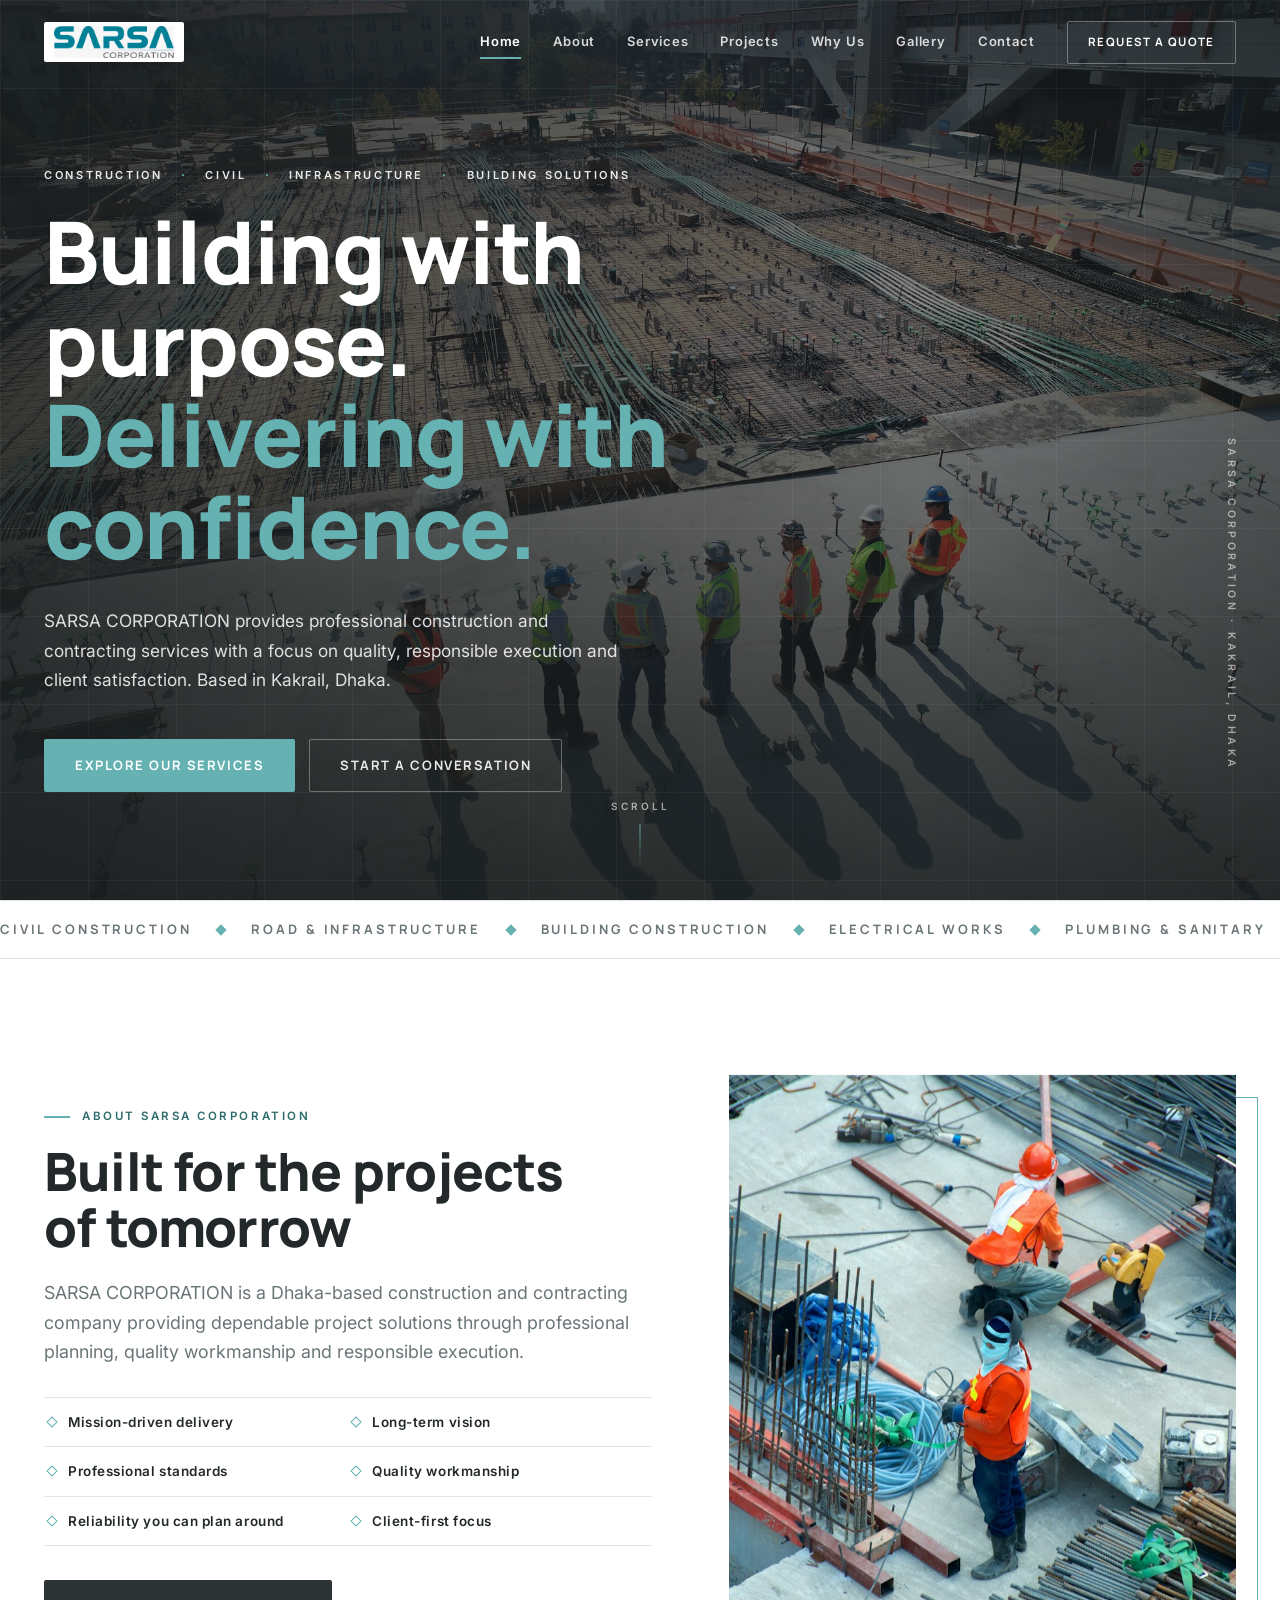
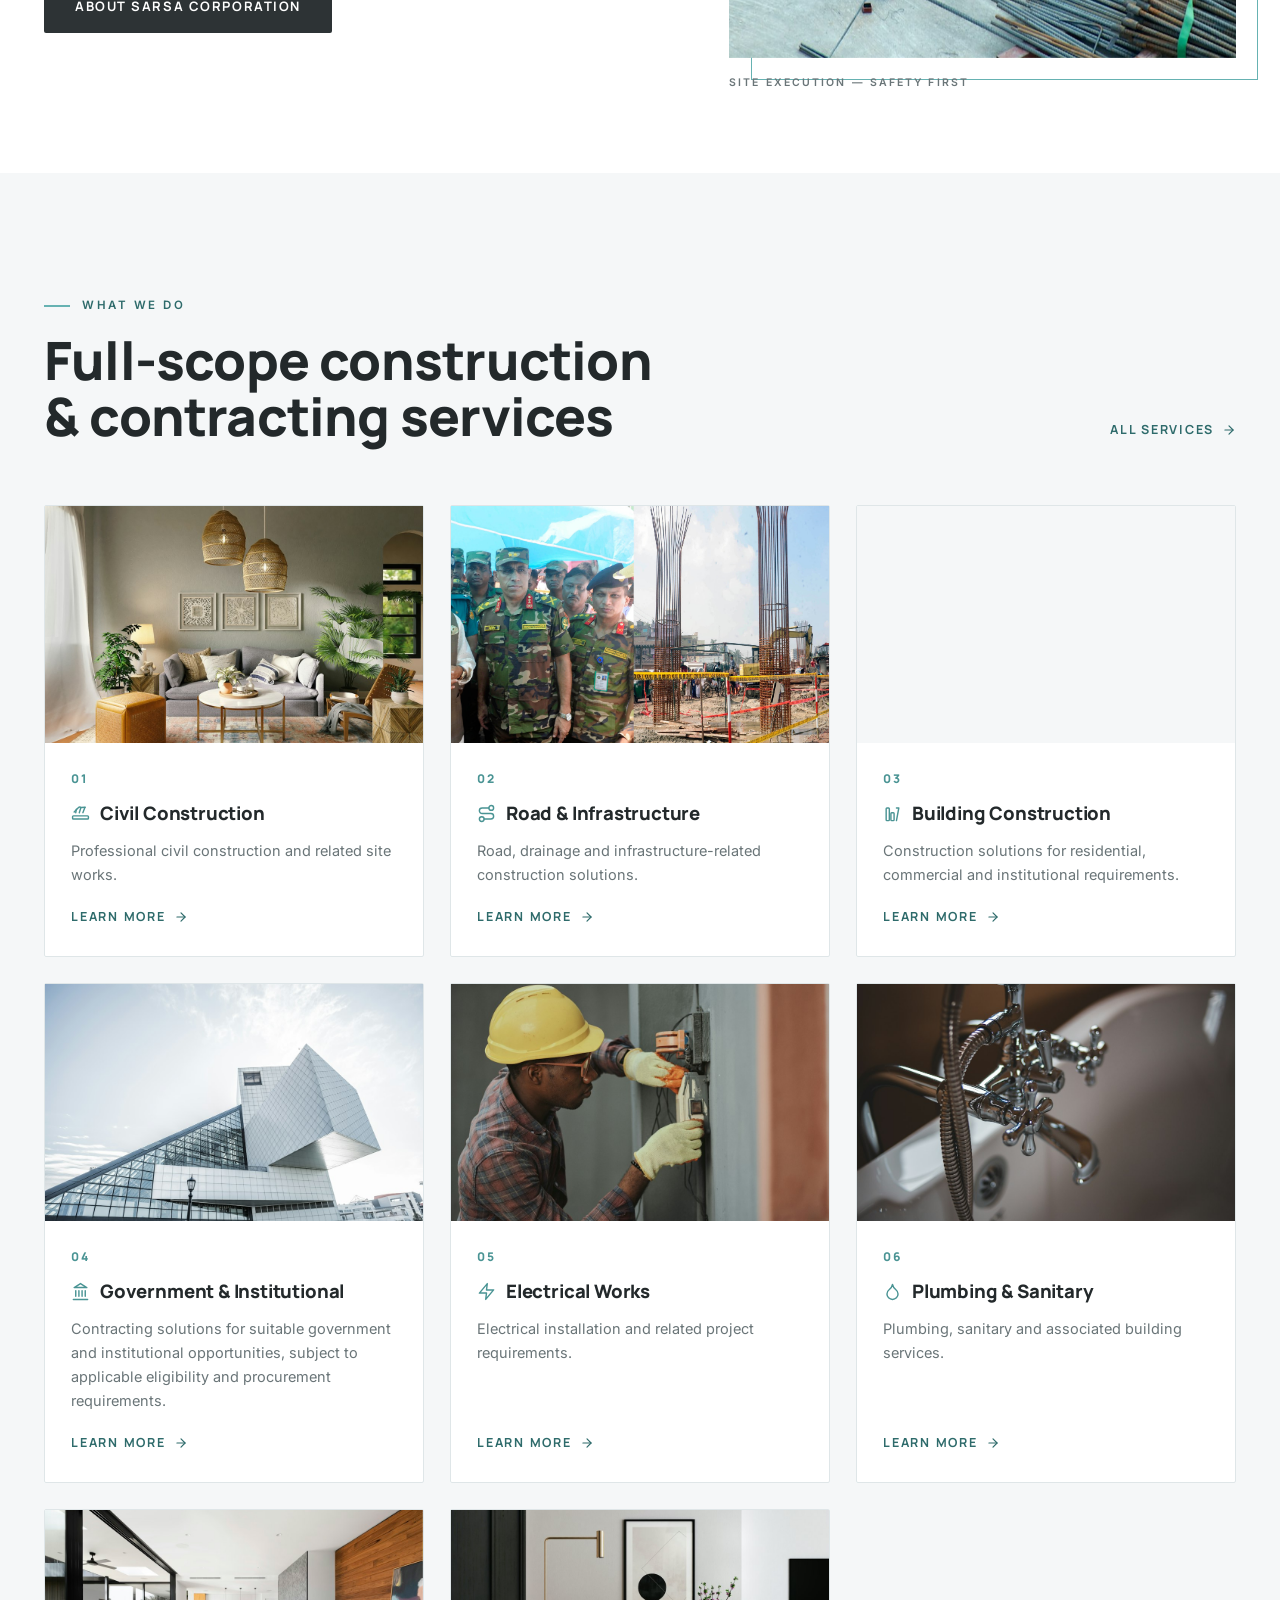
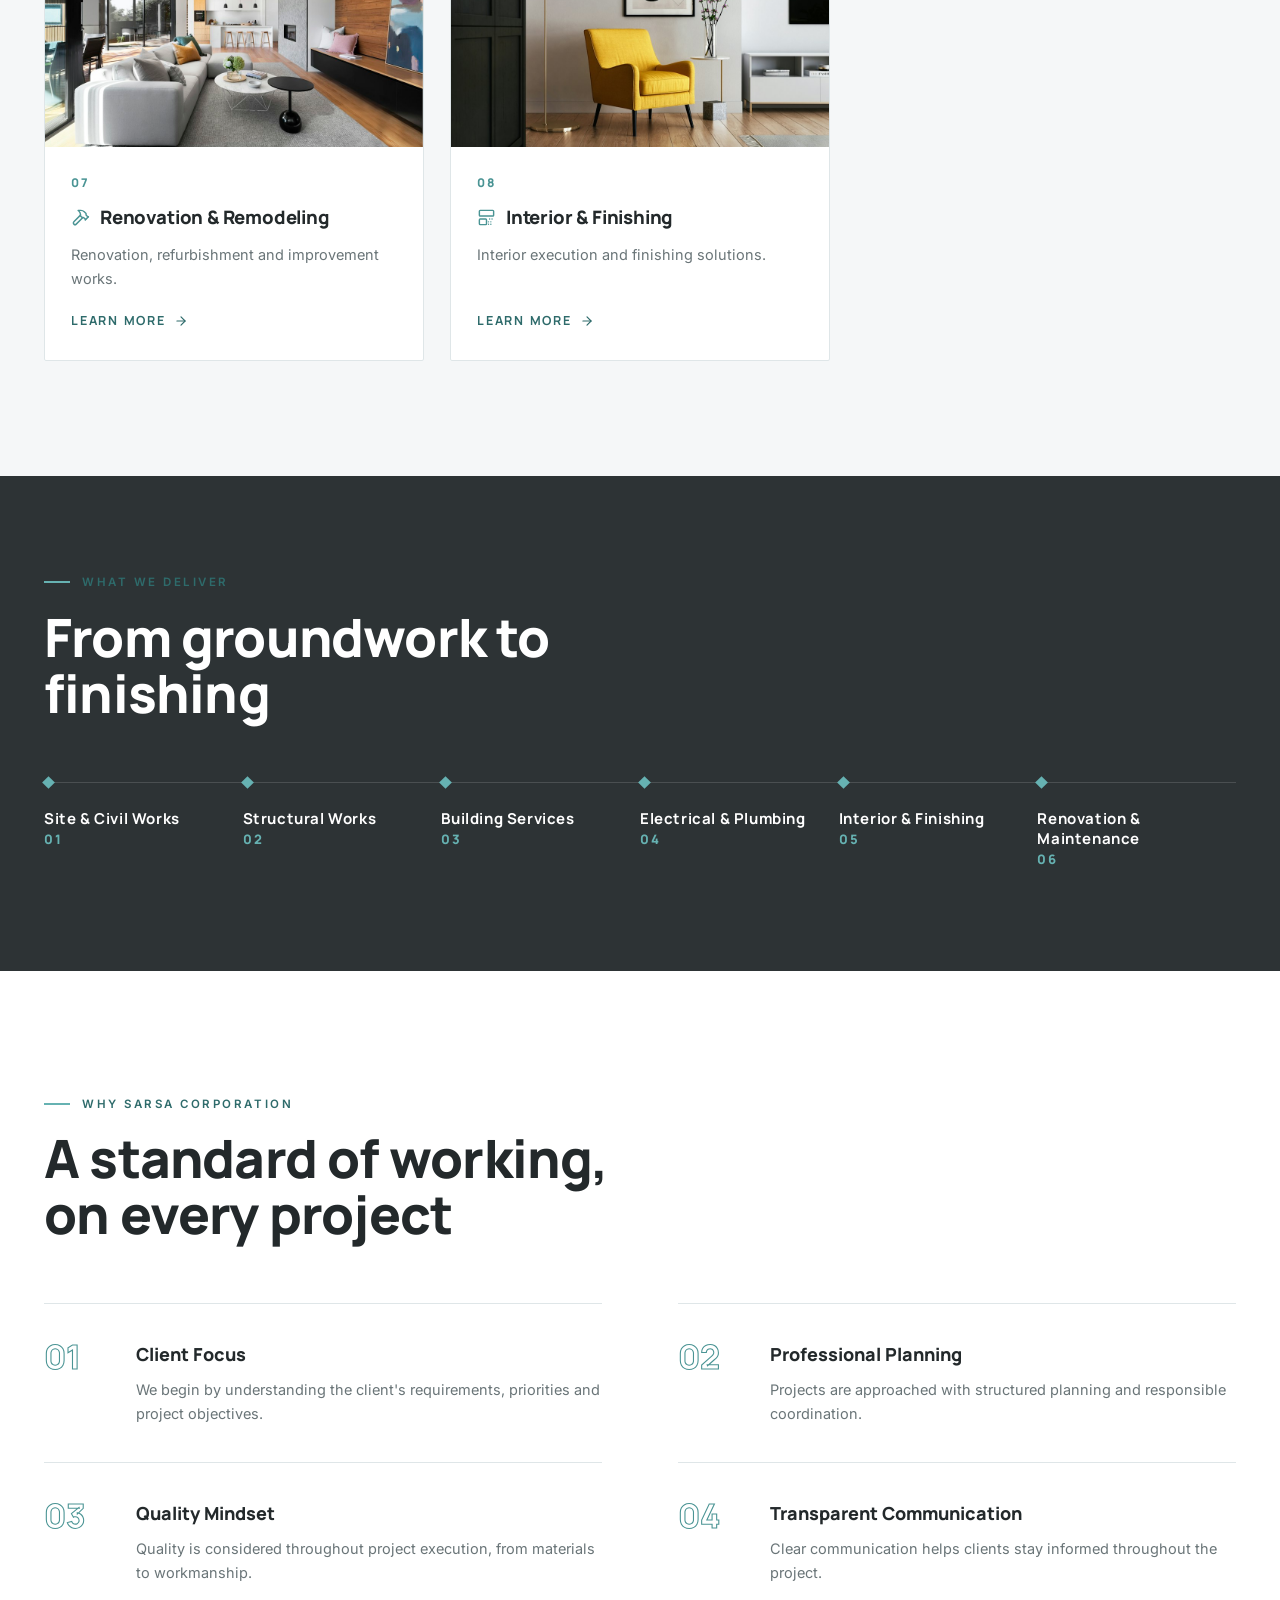
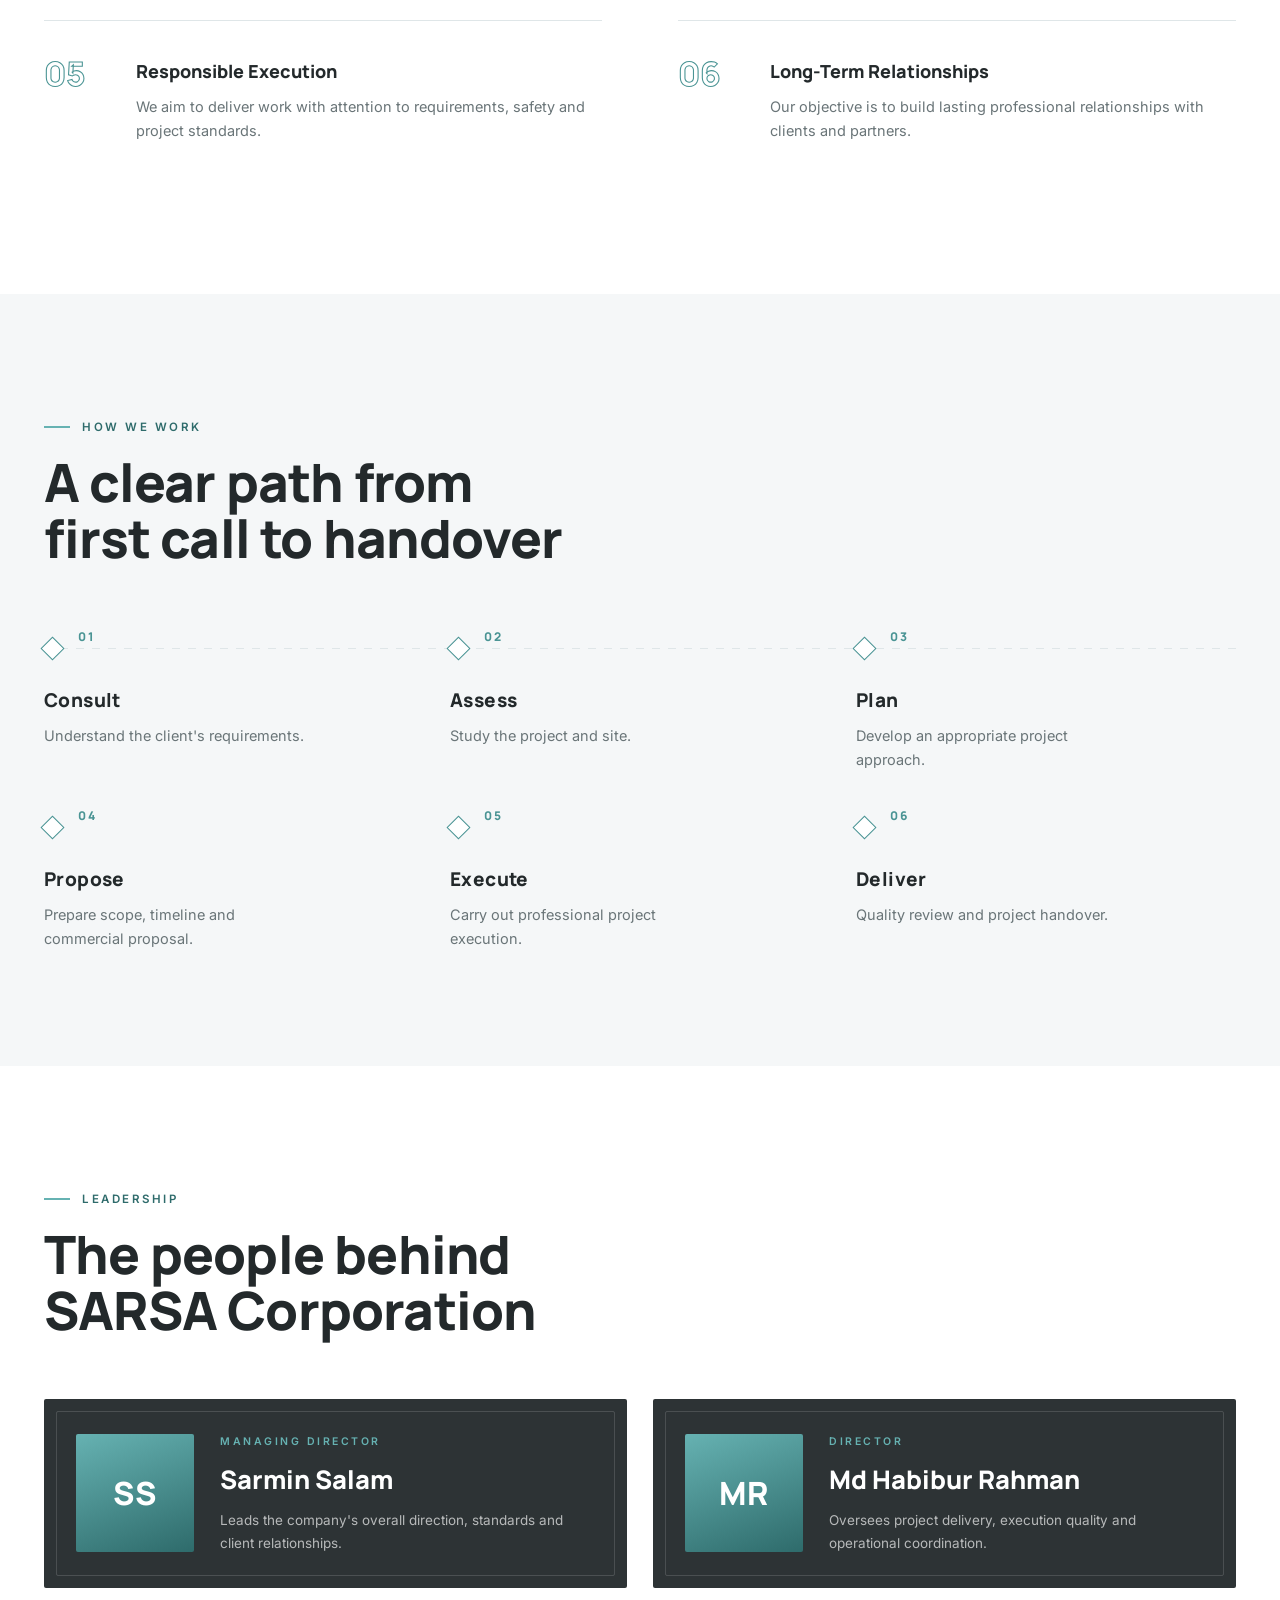
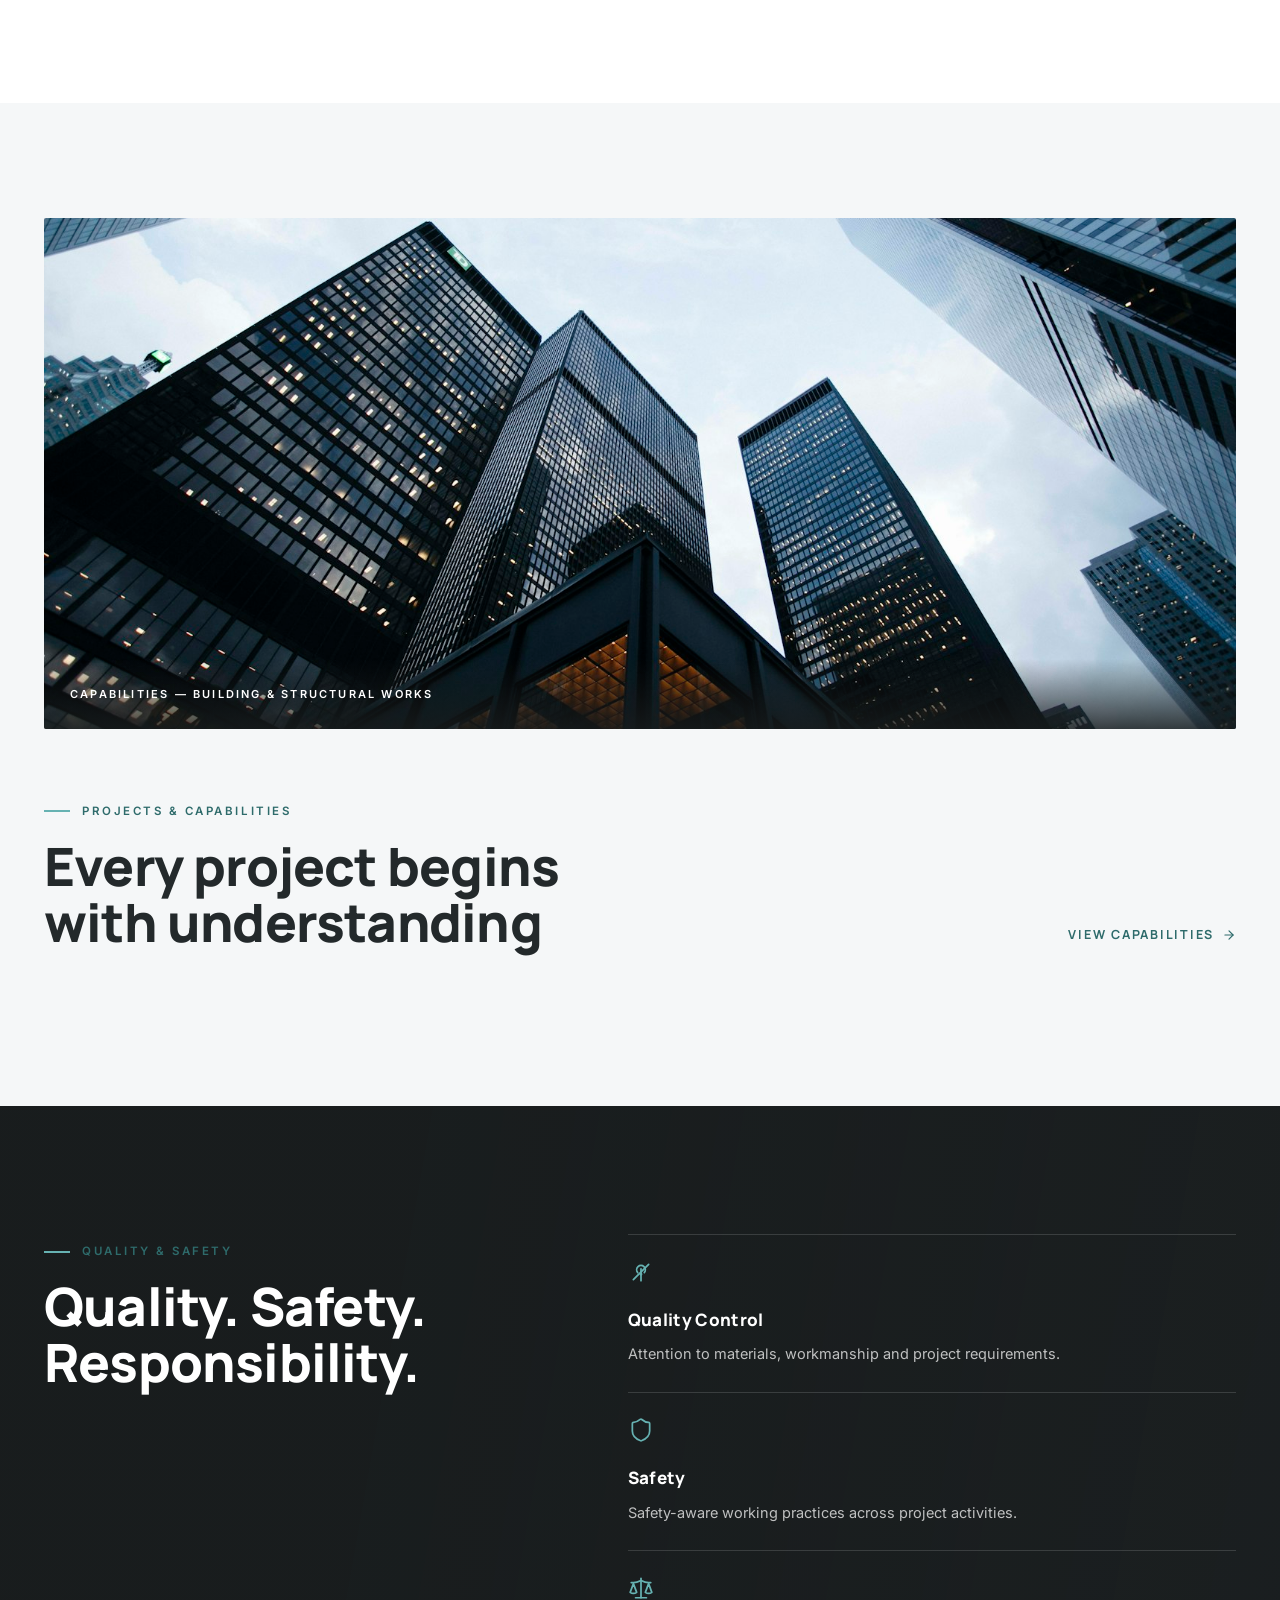
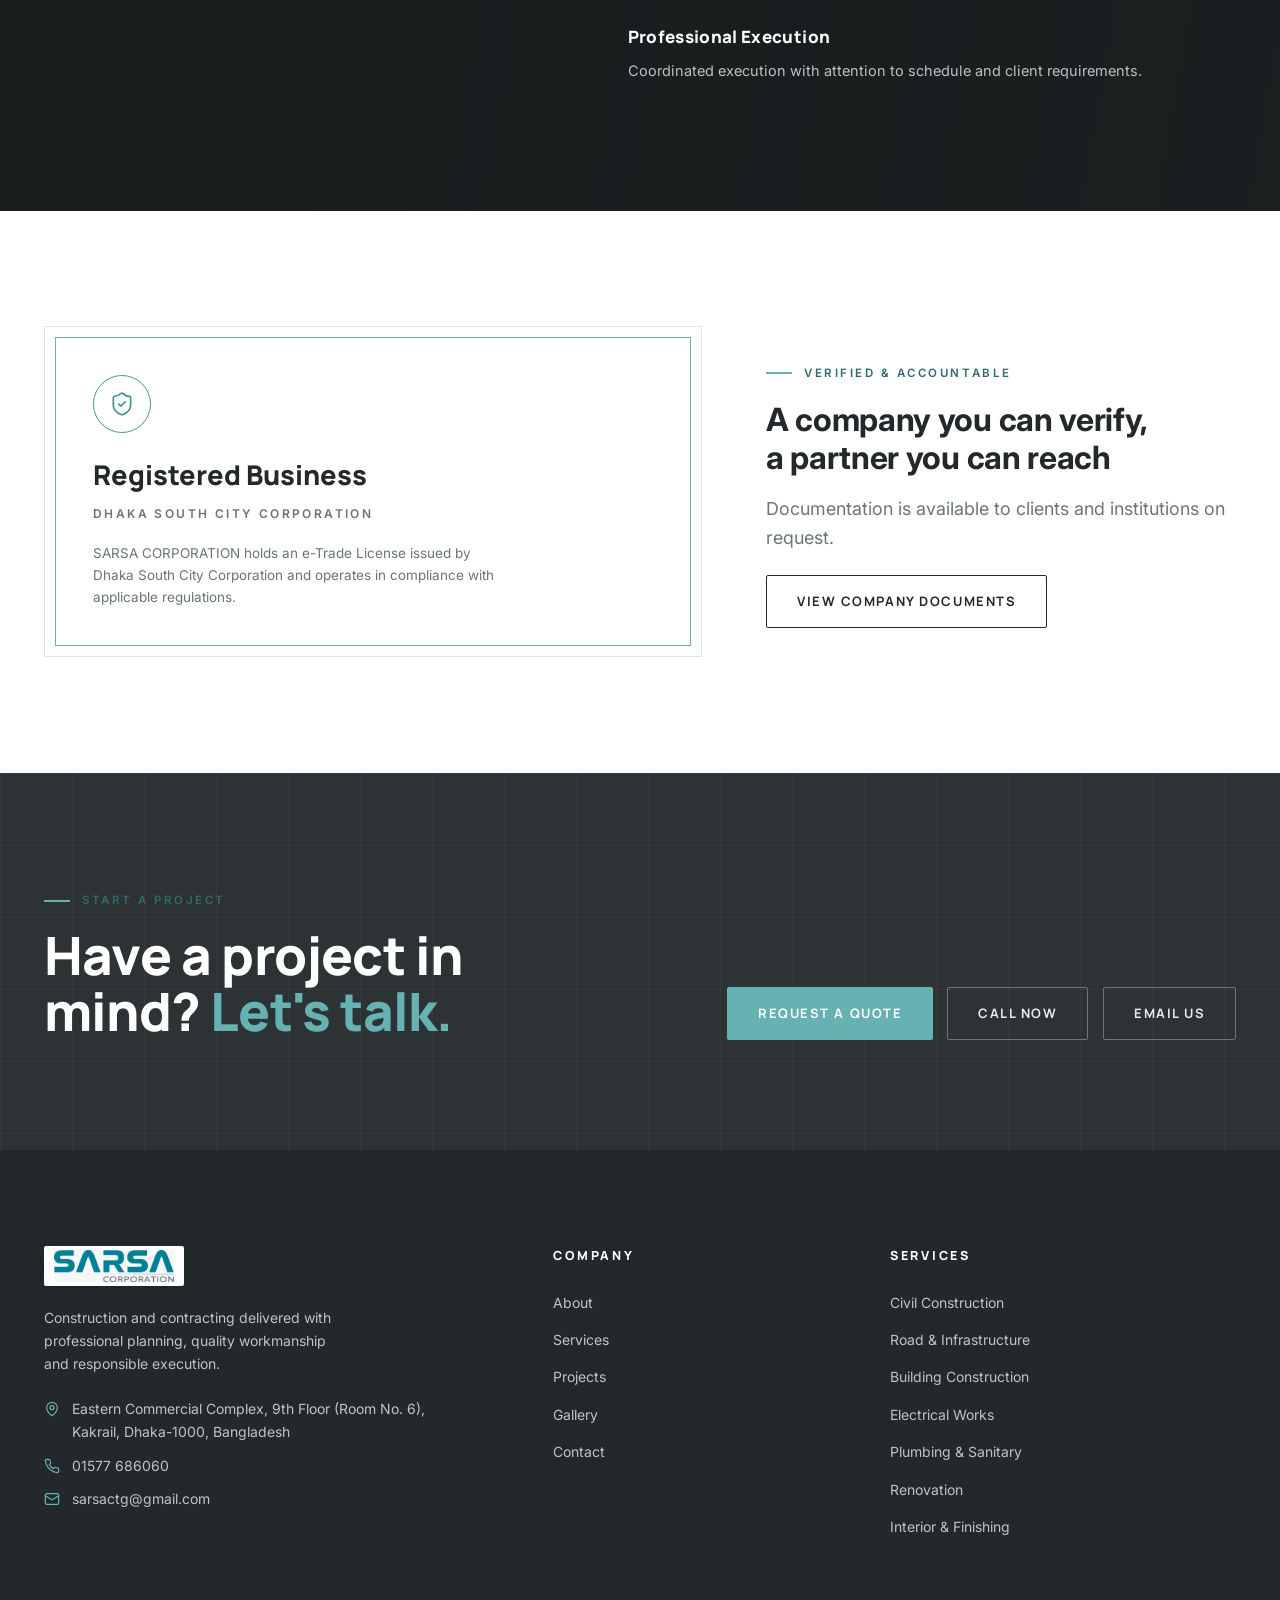
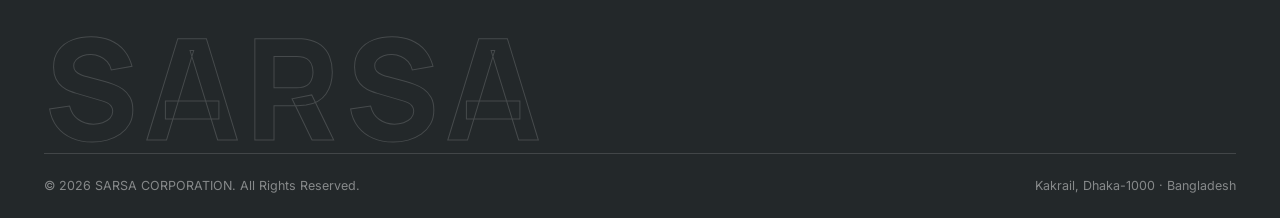
<file: index.html>
<!doctype html>
<html lang="en">
  <head>
    <meta charset="UTF-8" />
    <meta name="viewport" content="width=device-width, initial-scale=1.0" />

    <title>
      SARSA CORPORATION — Construction &amp; Contracting Company in Dhaka,
      Bangladesh
    </title>
    <meta
      name="description"
      content="SARSA CORPORATION is a Dhaka-based construction and contracting company offering civil construction, road &amp; infrastructure, building construction, electrical, plumbing, renovation and interior finishing solutions across Bangladesh."
    />
    <meta
      name="keywords"
      content="SARSA Corporation, construction company in Dhaka, civil contractor Dhaka, building construction Bangladesh, construction contractor Bangladesh"
    />
    <meta name="author" content="SARSA CORPORATION" />

    <!-- open graph -->
    <meta property="og:type" content="website" />
    <meta property="og:site_name" content="SARSA CORPORATION" />
    <meta
      property="og:title"
      content="SARSA CORPORATION — Building with Purpose. Delivering with Confidence."
    />
    <meta
      property="og:description"
      content="Professional construction and contracting solutions from Dhaka, Bangladesh — civil, road &amp; infrastructure, buildings, electrical, plumbing, renovation and finishing."
    />
    <meta property="og:url" content="https://www.sarsacorporation.com/" />
    <meta
      property="og:image"
      content="https://www.sarsacorporation.com/assets/hero/hero-main.jpg"
    />
    <meta name="twitter:card" content="summary_large_image" />

    <link rel="canonical" href="https://www.sarsacorporation.com/" />

    <!-- favicon -->
    <link rel="icon" type="image/jpeg" href="assets/logo.jpeg" />

    <!-- fonts -->
    <link rel="preconnect" href="https://fonts.googleapis.com" />
    <link rel="preconnect" href="https://fonts.gstatic.com" crossorigin />
    <link
      href="https://fonts.googleapis.com/css2?family=Inter:wght@400;500;600&family=Manrope:wght@500;600;700;800&display=swap"
      rel="stylesheet"
    />

    <link rel="stylesheet" href="css/style.css" />
    <link rel="stylesheet" href="css/responsive.css" />

    <!-- structured data -->
    <script type="application/ld+json">
      {
        "@context": "https://schema.org",
        "@type": "GeneralContractor",
        "name": "SARSA CORPORATION",
        "description": "Construction and contracting company based in Dhaka, Bangladesh: civil construction, road and infrastructure, building construction, electrical, plumbing, renovation and interior finishing.",
        "url": "https://www.sarsacorporation.com/",
        "logo": "https://www.sarsacorporation.com/assets/logo.jpeg",
        "telephone": "+880 1577 686060",
        "email": "sarsactg@gmail.com",
        "address": {
          "@type": "PostalAddress",
          "streetAddress": "Eastern Commercial Complex, 9th Floor, Room No. 6, Kakrail",
          "addressLocality": "Dhaka",
          "postalCode": "1000",
          "addressCountry": "BD"
        },
        "areaServed": "Bangladesh",
        "knowsAbout": [
          "Civil Construction",
          "Road and Infrastructure",
          "Building Construction",
          "Electrical Works",
          "Plumbing and Sanitary Works",
          "Renovation and Remodeling",
          "Interior and Finishing"
        ]
      }
    </script>
  </head>
  <body>
    <a class="skip-link" href="#main">Skip to main content</a>

    <!-- ============ header ============ -->
    <header class="site-header">
      <div class="site-header__inner">
        <a
          class="brand"
          href="index.html"
          aria-label="SARSA Corporation — home"
        >
          <img
            class="brand__logo"
            src="assets/logo.jpeg"
            alt="SARSA Corporation"
            width="150"
            height="40"
          />
        </a>

        <nav class="nav" aria-label="Primary">
          <a class="nav__link is-active" href="index.html" aria-current="page"
            >Home</a
          >
          <a class="nav__link" href="about.html">About</a>
          <a class="nav__link" href="services.html">Services</a>
          <a class="nav__link" href="projects.html">Projects</a>
          <a class="nav__link" href="index.html#why-sarsa">Why Us</a>
          <a class="nav__link" href="gallery.html">Gallery</a>
          <a class="nav__link" href="contact.html">Contact</a>
          <a class="btn btn--solid btn--sm nav__cta" href="contact.html#quote"
            >Request a Quote</a
          >
        </nav>

        <button
          class="burger"
          aria-label="Open menu"
          aria-expanded="false"
          aria-controls="mobile-menu"
        >
          <span></span><span></span><span></span>
        </button>
      </div>
    </header>

    <!-- mobile menu -->
    <nav class="mobile-menu" id="mobile-menu" aria-label="Mobile">
      <a class="mobile-menu__link is-active" href="index.html"
        ><small>01</small> Home</a
      >
      <a class="mobile-menu__link" href="about.html"><small>02</small> About</a>
      <a class="mobile-menu__link" href="services.html"
        ><small>03</small> Services</a
      >
      <a class="mobile-menu__link" href="projects.html"
        ><small>04</small> Projects</a
      >
      <a class="mobile-menu__link" href="index.html#why-sarsa"
        ><small>05</small> Why Us</a
      >
      <a class="mobile-menu__link" href="gallery.html"
        ><small>06</small> Gallery</a
      >
      <a class="mobile-menu__link" href="contact.html"
        ><small>07</small> Contact</a
      >
      <div class="mobile-menu__foot">
        <a class="btn btn--solid" href="contact.html#quote">Request a Quote</a>
        <a class="btn btn--ghost" href="tel:+8801577686060">Call Now</a>
      </div>
    </nav>

    <main id="main">
      <!-- ============ hero ============ -->
      <section class="hero" aria-label="Introduction">
        <div class="hero__media">
          <img
            src="assets/hero/hero-main.jpg"
            alt="Tower cranes and high-rise structures silhouetted against an evening sky on a construction site"
            width="2100"
            height="1400"
            fetchpriority="high"
          />
        </div>

        <div class="container">
          <p class="hero__cat">
            <span>Construction</span>
            <span>Civil</span>
            <span>Infrastructure</span>
            <span>Building Solutions</span>
          </p>

          <h1 class="hero__title display-1">
            Building with purpose.<em>Delivering with confidence.</em>
          </h1>

          <p class="hero__lede">
            SARSA CORPORATION provides professional construction and contracting
            services with a focus on quality, responsible execution and client
            satisfaction. Based in Kakrail, Dhaka.
          </p>

          <div class="hero__actions">
            <a class="btn btn--solid" href="services.html"
              >Explore Our Services</a
            >
            <a class="btn btn--ghost" href="contact.html"
              >Start a Conversation</a
            >
          </div>
        </div>

        <span class="hero__side" aria-hidden="true"
          >SARSA CORPORATION · KAKRAIL, DHAKA</span
        >
        <span class="scroll-hint" aria-hidden="true">Scroll</span>
      </section>

      <!-- ============ marquee ============ -->
      <div class="marquee" aria-hidden="true">
        <div class="marquee__track">
          <span class="marquee__item">Civil Construction</span>
          <span class="marquee__item">Road &amp; Infrastructure</span>
          <span class="marquee__item">Building Construction</span>
          <span class="marquee__item">Electrical Works</span>
          <span class="marquee__item">Plumbing &amp; Sanitary</span>
          <span class="marquee__item">Renovation</span>
          <span class="marquee__item">Interior &amp; Finishing</span>
          <span class="marquee__item">Civil Construction</span>
          <span class="marquee__item">Road &amp; Infrastructure</span>
          <span class="marquee__item">Building Construction</span>
          <span class="marquee__item">Electrical Works</span>
          <span class="marquee__item">Plumbing &amp; Sanitary</span>
          <span class="marquee__item">Renovation</span>
          <span class="marquee__item">Interior &amp; Finishing</span>
        </div>
      </div>

      <!-- ============ about ============ -->
      <section class="section" id="about" aria-labelledby="about-title">
        <div class="container">
          <div class="about-grid">
            <div class="about-grid__body reveal">
              <p class="eyebrow">About SARSA Corporation</p>
              <h2 class="display-2" id="about-title">
                Built for the projects<br />of tomorrow
              </h2>
              <p class="lede">
                SARSA CORPORATION is a Dhaka-based construction and contracting
                company providing dependable project solutions through
                professional planning, quality workmanship and responsible
                execution.
              </p>

              <ul class="values-list">
                <li>Mission-driven delivery</li>
                <li>Long-term vision</li>
                <li>Professional standards</li>
                <li>Quality workmanship</li>
                <li>Reliability you can plan around</li>
                <li>Client-first focus</li>
              </ul>

              <div class="about-grid__cta">
                <a class="btn btn--dark" href="about.html"
                  >About SARSA Corporation</a
                >
              </div>
            </div>

            <figure class="about-grid__media reveal" style="--d: 0.12s">
              <img
                src="assets/about/site-team.jpg"
                alt="Construction workers in safety gear collaborating on scaffolding at height"
                width="1400"
                height="1050"
                loading="lazy"
                decoding="async"
              />
              <figcaption>Site execution — safety first</figcaption>
            </figure>
          </div>
        </div>
      </section>

      <!-- ============ services ============ -->
      <section
        class="section section--mist"
        id="services"
        aria-labelledby="services-title"
      >
        <div class="container">
          <div class="section-head section-head--split reveal">
            <div>
              <p class="eyebrow">What we do</p>
              <h2 class="display-2" id="services-title">
                Full-scope construction<br />&amp; contracting services
              </h2>
            </div>
            <a class="arrow-link" href="services.html"
              >All services
              <svg
                viewBox="0 0 24 24"
                fill="none"
                stroke="currentColor"
                stroke-width="2"
                stroke-linecap="round"
                stroke-linejoin="round"
                aria-hidden="true"
              >
                <path d="M5 12h14" />
                <path d="m12 5 7 7-7 7" />
              </svg>
            </a>
          </div>

          <div class="services-grid">
            <article class="service-card reveal">
              <div class="service-card__media">
                <img
                  src="assets/services/civil.jpg"
                  alt="Multi-storey structure under construction wrapped in scaffolding"
                  width="1000"
                  height="1000"
                  loading="lazy"
                  decoding="async"
                />
              </div>
              <div class="service-card__body">
                <span class="service-card__no">01</span>
                <h3 class="service-card__title">
                  <svg
                    viewBox="0 0 24 24"
                    fill="none"
                    stroke="currentColor"
                    stroke-width="1.8"
                    stroke-linecap="round"
                    stroke-linejoin="round"
                    aria-hidden="true"
                  >
                    <path
                      d="M2 18a1 1 0 0 0 1 1h18a1 1 0 0 0 1-1v-2a1 1 0 0 0-1-1H3a1 1 0 0 0-1 1Z"
                    />
                    <path d="m4 10 5.5-5.5a2.12 2.12 0 0 1 3 0L18 4" />
                    <path d="m6 11 .8-4.5" />
                    <path d="m10.5 11 2-6.5" />
                    <path d="m15 11 2.5-6.5" />
                  </svg>
                  Civil Construction
                </h3>
                <p class="service-card__text">
                  Professional civil construction and related site works.
                </p>
                <a
                  class="arrow-link service-card__link"
                  href="services.html#civil"
                  >Learn more
                  <svg
                    viewBox="0 0 24 24"
                    fill="none"
                    stroke="currentColor"
                    stroke-width="2"
                    stroke-linecap="round"
                    stroke-linejoin="round"
                    aria-hidden="true"
                  >
                    <path d="M5 12h14" />
                    <path d="m12 5 7 7-7 7" />
                  </svg>
                </a>
              </div>
            </article>

            <article class="service-card reveal" style="--d: 0.06s">
              <div class="service-card__media">
                <img
                  class="road"
                  src="assets/services/road.jpg"
                  alt="Road widening and construction work with steel reinforcement columns and an excavator in Dhaka, Bangladesh"
                  width="3000"
                  height="1402"
                  loading="lazy"
                  decoding="async"
                />
              </div>
              <div class="service-card__body">
                <span class="service-card__no">02</span>
                <h3 class="service-card__title">
                  <svg
                    viewBox="0 0 24 24"
                    fill="none"
                    stroke="currentColor"
                    stroke-width="1.8"
                    stroke-linecap="round"
                    stroke-linejoin="round"
                    aria-hidden="true"
                  >
                    <circle cx="6" cy="19" r="3" />
                    <path
                      d="M9 19h8.5a3.5 3.5 0 0 0 0-7h-11a3.5 3.5 0 0 1 0-7H15"
                    />
                    <circle cx="18" cy="5" r="3" />
                  </svg>
                  Road &amp; Infrastructure
                </h3>
                <p class="service-card__text">
                  Road, drainage and infrastructure-related construction
                  solutions.
                </p>
                <a
                  class="arrow-link service-card__link"
                  href="services.html#road"
                  >Learn more
                  <svg
                    viewBox="0 0 24 24"
                    fill="none"
                    stroke="currentColor"
                    stroke-width="2"
                    stroke-linecap="round"
                    stroke-linejoin="round"
                    aria-hidden="true"
                  >
                    <path d="M5 12h14" />
                    <path d="m12 5 7 7-7 7" />
                  </svg>
                </a>
              </div>
            </article>

            <article class="service-card reveal" style="--d: 0.12s">
              <div class="service-card__media">
                <img
                  src="assets/services/building.jpg"
                  alt="Completed modern residential building with clean architectural lines"
                  width="1000"
                  height="1000"
                  loading="lazy"
                  decoding="async"
                />
              </div>
              <div class="service-card__body">
                <span class="service-card__no">03</span>
                <h3 class="service-card__title">
                  <svg
                    viewBox="0 0 24 24"
                    fill="none"
                    stroke="currentColor"
                    stroke-width="1.8"
                    stroke-linecap="round"
                    stroke-linejoin="round"
                    aria-hidden="true"
                  >
                    <rect width="4" height="16" x="4" y="5" rx="1" />
                    <rect width="4" height="10" x="10" y="11" rx="1" />
                    <path d="M17 5h3l-3 16" />
                  </svg>
                  Building Construction
                </h3>
                <p class="service-card__text">
                  Construction solutions for residential, commercial and
                  institutional requirements.
                </p>
                <a
                  class="arrow-link service-card__link"
                  href="services.html#building"
                  >Learn more
                  <svg
                    viewBox="0 0 24 24"
                    fill="none"
                    stroke="currentColor"
                    stroke-width="2"
                    stroke-linecap="round"
                    stroke-linejoin="round"
                    aria-hidden="true"
                  >
                    <path d="M5 12h14" />
                    <path d="m12 5 7 7-7 7" />
                  </svg>
                </a>
              </div>
            </article>

            <article class="service-card reveal">
              <div class="service-card__media">
                <img
                  src="assets/services/government.jpg"
                  alt="Landmark institutional building with curved white facade"
                  width="1000"
                  height="667"
                  loading="lazy"
                  decoding="async"
                />
              </div>
              <div class="service-card__body">
                <span class="service-card__no">04</span>
                <h3 class="service-card__title">
                  <svg
                    viewBox="0 0 24 24"
                    fill="none"
                    stroke="currentColor"
                    stroke-width="1.8"
                    stroke-linecap="round"
                    stroke-linejoin="round"
                    aria-hidden="true"
                  >
                    <line x1="3" x2="21" y1="22" y2="22" />
                    <line x1="6" x2="6" y1="18" y2="11" />
                    <line x1="10" x2="10" y1="18" y2="11" />
                    <line x1="14" x2="14" y1="18" y2="11" />
                    <line x1="18" x2="18" y1="18" y2="11" />
                    <polygon points="12 2 20 7 4 7" />
                  </svg>
                  Government &amp; Institutional
                </h3>
                <p class="service-card__text">
                  Contracting solutions for suitable government and
                  institutional opportunities, subject to applicable eligibility
                  and procurement requirements.
                </p>
                <a
                  class="arrow-link service-card__link"
                  href="services.html#government"
                  >Learn more
                  <svg
                    viewBox="0 0 24 24"
                    fill="none"
                    stroke="currentColor"
                    stroke-width="2"
                    stroke-linecap="round"
                    stroke-linejoin="round"
                    aria-hidden="true"
                  >
                    <path d="M5 12h14" />
                    <path d="m12 5 7 7-7 7" />
                  </svg>
                </a>
              </div>
            </article>

            <article class="service-card reveal" style="--d: 0.06s">
              <div class="service-card__media">
                <img
                  src="assets/services/electrical.jpg"
                  alt="Electrician in safety helmet and gloves working on an electrical installation"
                  width="1000"
                  height="668"
                  loading="lazy"
                  decoding="async"
                />
              </div>
              <div class="service-card__body">
                <span class="service-card__no">05</span>
                <h3 class="service-card__title">
                  <svg
                    viewBox="0 0 24 24"
                    fill="none"
                    stroke="currentColor"
                    stroke-width="1.8"
                    stroke-linecap="round"
                    stroke-linejoin="round"
                    aria-hidden="true"
                  >
                    <polygon points="13 2 3 14 12 14 11 22 21 10 12 10 13 2" />
                  </svg>
                  Electrical Works
                </h3>
                <p class="service-card__text">
                  Electrical installation and related project requirements.
                </p>
                <a
                  class="arrow-link service-card__link"
                  href="services.html#electrical"
                  >Learn more
                  <svg
                    viewBox="0 0 24 24"
                    fill="none"
                    stroke="currentColor"
                    stroke-width="2"
                    stroke-linecap="round"
                    stroke-linejoin="round"
                    aria-hidden="true"
                  >
                    <path d="M5 12h14" />
                    <path d="m12 5 7 7-7 7" />
                  </svg>
                </a>
              </div>
            </article>

            <article class="service-card reveal" style="--d: 0.12s">
              <div class="service-card__media">
                <img
                  src="assets/services/plumbing.jpg"
                  alt="Stainless steel sanitary ware and sinks installed in a commercial facility"
                  width="1000"
                  height="667"
                  loading="lazy"
                  decoding="async"
                />
              </div>
              <div class="service-card__body">
                <span class="service-card__no">06</span>
                <h3 class="service-card__title">
                  <svg
                    viewBox="0 0 24 24"
                    fill="none"
                    stroke="currentColor"
                    stroke-width="1.8"
                    stroke-linecap="round"
                    stroke-linejoin="round"
                    aria-hidden="true"
                  >
                    <path
                      d="M12 22a7 7 0 0 0 7-7c0-2-1-3.9-3-5.5s-3.5-4-4-6.5c-.5 2.5-2 4.9-4 6.5C6 11.1 5 13 5 15a7 7 0 0 0 7 7z"
                    />
                  </svg>
                  Plumbing &amp; Sanitary
                </h3>
                <p class="service-card__text">
                  Plumbing, sanitary and associated building services.
                </p>
                <a
                  class="arrow-link service-card__link"
                  href="services.html#plumbing"
                  >Learn more
                  <svg
                    viewBox="0 0 24 24"
                    fill="none"
                    stroke="currentColor"
                    stroke-width="2"
                    stroke-linecap="round"
                    stroke-linejoin="round"
                    aria-hidden="true"
                  >
                    <path d="M5 12h14" />
                    <path d="m12 5 7 7-7 7" />
                  </svg>
                </a>
              </div>
            </article>

            <article class="service-card reveal">
              <div class="service-card__media">
                <img
                  src="assets/services/renovation.jpg"
                  alt="Freshly renovated modern interior with wooden flooring and clean finishes"
                  width="1000"
                  height="680"
                  loading="lazy"
                  decoding="async"
                />
              </div>
              <div class="service-card__body">
                <span class="service-card__no">07</span>
                <h3 class="service-card__title">
                  <svg
                    viewBox="0 0 24 24"
                    fill="none"
                    stroke="currentColor"
                    stroke-width="1.8"
                    stroke-linecap="round"
                    stroke-linejoin="round"
                    aria-hidden="true"
                  >
                    <path d="m15 12-8.373 8.373a1 1 0 1 1-3-3L12 9" />
                    <path d="m18 15 4-4" />
                    <path
                      d="m21.5 11.5-1.914-1.914A2 2 0 0 1 19 8.172V7l-2.26-2.26a6 6 0 0 0-4.202-1.756L9 2.96l.92.82A6.18 6.18 0 0 1 12 8.4V10l2 2h1.172a2 2 0 0 1 1.414.586L18.5 14.5"
                    />
                  </svg>
                  Renovation &amp; Remodeling
                </h3>
                <p class="service-card__text">
                  Renovation, refurbishment and improvement works.
                </p>
                <a
                  class="arrow-link service-card__link"
                  href="services.html#renovation"
                  >Learn more
                  <svg
                    viewBox="0 0 24 24"
                    fill="none"
                    stroke="currentColor"
                    stroke-width="2"
                    stroke-linecap="round"
                    stroke-linejoin="round"
                    aria-hidden="true"
                  >
                    <path d="M5 12h14" />
                    <path d="m12 5 7 7-7 7" />
                  </svg>
                </a>
              </div>
            </article>

            <article class="service-card reveal" style="--d: 0.06s">
              <div class="service-card__media">
                <img
                  src="assets/services/interior.jpg"
                  alt="Finished interior with quality materials, natural light and refined detailing"
                  width="1000"
                  height="882"
                  loading="lazy"
                  decoding="async"
                />
              </div>
              <div class="service-card__body">
                <span class="service-card__no">08</span>
                <h3 class="service-card__title">
                  <svg
                    viewBox="0 0 24 24"
                    fill="none"
                    stroke="currentColor"
                    stroke-width="1.8"
                    stroke-linecap="round"
                    stroke-linejoin="round"
                    aria-hidden="true"
                  >
                    <rect width="18" height="7" x="3" y="3" rx="1" />
                    <rect width="9" height="7" x="3" y="14" rx="1" />
                    <path d="M16 14h.01" />
                    <path d="M19 14h.01" />
                    <path d="M14.5 17.5h.01" />
                    <path d="M17.5 17.5h.01" />
                    <path d="M14.5 20.5h.01" />
                    <path d="M17.5 20.5h.01" />
                  </svg>
                  Interior &amp; Finishing
                </h3>
                <p class="service-card__text">
                  Interior execution and finishing solutions.
                </p>
                <a
                  class="arrow-link service-card__link"
                  href="services.html#interior"
                  >Learn more
                  <svg
                    viewBox="0 0 24 24"
                    fill="none"
                    stroke="currentColor"
                    stroke-width="2"
                    stroke-linecap="round"
                    stroke-linejoin="round"
                    aria-hidden="true"
                  >
                    <path d="M5 12h14" />
                    <path d="m12 5 7 7-7 7" />
                  </svg>
                </a>
              </div>
            </article>
          </div>
        </div>
      </section>

      <!-- ============ what we deliver ============ -->
      <section class="deliver" aria-labelledby="deliver-title">
        <div class="container">
          <div class="section-head reveal">
            <p class="eyebrow">What we deliver</p>
            <h2 class="display-2" id="deliver-title">
              From groundwork to finishing
            </h2>
          </div>

          <ol class="deliver-steps reveal" style="--d: 0.1s">
            <li><h3>Site &amp; Civil Works</h3></li>
            <li><h3>Structural Works</h3></li>
            <li><h3>Building Services</h3></li>
            <li><h3>Electrical &amp; Plumbing</h3></li>
            <li><h3>Interior &amp; Finishing</h3></li>
            <li><h3>Renovation &amp; Maintenance</h3></li>
          </ol>
        </div>
      </section>

      <!-- ============ why sarsa ============ -->
      <section class="section" id="why-sarsa" aria-labelledby="why-title">
        <div class="container">
          <div class="section-head reveal">
            <p class="eyebrow">Why SARSA Corporation</p>
            <h2 class="display-2" id="why-title">
              A standard of working,<br />on every project
            </h2>
          </div>

          <div class="why-list">
            <div class="why-item reveal">
              <span class="why-item__no" aria-hidden="true">01</span>
              <div>
                <h3>Client Focus</h3>
                <p>
                  We begin by understanding the client's requirements,
                  priorities and project objectives.
                </p>
              </div>
            </div>
            <div class="why-item reveal" style="--d: 0.08s">
              <span class="why-item__no" aria-hidden="true">02</span>
              <div>
                <h3>Professional Planning</h3>
                <p>
                  Projects are approached with structured planning and
                  responsible coordination.
                </p>
              </div>
            </div>
            <div class="why-item reveal">
              <span class="why-item__no" aria-hidden="true">03</span>
              <div>
                <h3>Quality Mindset</h3>
                <p>
                  Quality is considered throughout project execution, from
                  materials to workmanship.
                </p>
              </div>
            </div>
            <div class="why-item reveal" style="--d: 0.08s">
              <span class="why-item__no" aria-hidden="true">04</span>
              <div>
                <h3>Transparent Communication</h3>
                <p>
                  Clear communication helps clients stay informed throughout the
                  project.
                </p>
              </div>
            </div>
            <div class="why-item reveal">
              <span class="why-item__no" aria-hidden="true">05</span>
              <div>
                <h3>Responsible Execution</h3>
                <p>
                  We aim to deliver work with attention to requirements, safety
                  and project standards.
                </p>
              </div>
            </div>
            <div class="why-item reveal" style="--d: 0.08s">
              <span class="why-item__no" aria-hidden="true">06</span>
              <div>
                <h3>Long-Term Relationships</h3>
                <p>
                  Our objective is to build lasting professional relationships
                  with clients and partners.
                </p>
              </div>
            </div>
          </div>
        </div>
      </section>

      <!-- ============ process ============ -->
      <section
        class="section section--mist"
        id="process"
        aria-labelledby="process-title"
      >
        <div class="container">
          <div class="section-head reveal">
            <p class="eyebrow">How we work</p>
            <h2 class="display-2" id="process-title">
              A clear path from<br />first call to handover
            </h2>
          </div>

          <div class="process">
            <ol class="process-rail">
              <li class="process-step reveal">
                <span class="process-step__no" aria-hidden="true">01</span>
                <h3>Consult</h3>
                <p>Understand the client's requirements.</p>
              </li>
              <li class="process-step reveal" style="--d: 0.06s">
                <span class="process-step__no" aria-hidden="true">02</span>
                <h3>Assess</h3>
                <p>Study the project and site.</p>
              </li>
              <li class="process-step reveal" style="--d: 0.12s">
                <span class="process-step__no" aria-hidden="true">03</span>
                <h3>Plan</h3>
                <p>Develop an appropriate project approach.</p>
              </li>
              <li class="process-step reveal">
                <span class="process-step__no" aria-hidden="true">04</span>
                <h3>Propose</h3>
                <p>Prepare scope, timeline and commercial proposal.</p>
              </li>
              <li class="process-step reveal" style="--d: 0.06s">
                <span class="process-step__no" aria-hidden="true">05</span>
                <h3>Execute</h3>
                <p>Carry out professional project execution.</p>
              </li>
              <li class="process-step reveal" style="--d: 0.12s">
                <span class="process-step__no" aria-hidden="true">06</span>
                <h3>Deliver</h3>
                <p>Quality review and project handover.</p>
              </li>
            </ol>
          </div>
        </div>
      </section>

      <!-- ============ leadership ============ -->
      <section
        class="section"
        id="leadership"
        aria-labelledby="leadership-title"
      >
        <div class="container">
          <div class="section-head reveal">
            <p class="eyebrow">Leadership</p>
            <h2 class="display-2" id="leadership-title">
              The people behind<br />SARSA Corporation
            </h2>
          </div>

          <div class="lead-grid">
            <article class="lead-card reveal">
              <div class="lead-card__mono" aria-hidden="true">SS</div>
              <div>
                <p class="lead-card__role">Managing Director</p>
                <h3 class="lead-card__name">Sarmin Salam</h3>
                <p class="lead-card__note">
                  Leads the company's overall direction, standards and client
                  relationships.
                </p>
              </div>
            </article>

            <article class="lead-card reveal" style="--d: 0.1s">
              <div class="lead-card__mono" aria-hidden="true">MR</div>
              <div>
                <p class="lead-card__role">Director</p>
                <h3 class="lead-card__name">Md Habibur Rahman</h3>
                <p class="lead-card__note">
                  Oversees project delivery, execution quality and operational
                  coordination.
                </p>
              </div>
            </article>
          </div>
        </div>
      </section>

      <!-- ============ capabilities teaser ============ -->
      <section
        class="section section--mist"
        id="capabilities"
        aria-labelledby="cap-title"
      >
        <div class="container">
          <figure class="capability-media reveal">
            <img
              src="assets/projects/capability-wide.jpg"
              alt="Modern high-rise building photographed from below against the sky"
              width="1600"
              height="900"
              loading="lazy"
              decoding="async"
            />
            <figcaption>
              Capabilities — building &amp; structural works
            </figcaption>
          </figure>

          <div
            class="section-head section-head--split reveal"
            style="margin-bottom: 40px"
          >
            <div>
              <p class="eyebrow">Projects &amp; capabilities</p>
              <h2 class="display-2" id="cap-title">
                Every project begins<br />with understanding
              </h2>
            </div>
            <a class="arrow-link" href="projects.html"
              >View capabilities
              <svg
                viewBox="0 0 24 24"
                fill="none"
                stroke="currentColor"
                stroke-width="2"
                stroke-linecap="round"
                stroke-linejoin="round"
                aria-hidden="true"
              >
                <path d="M5 12h14" />
                <path d="m12 5 7 7-7 7" />
              </svg>
            </a>
          </div>

          <!-- PORTFOLIO NOTE HIDDEN ON CLIENT REQUEST (restore: remove HIDDEN markers)
                <p class="lede reveal" style="--d: .08s; margin-bottom: 40px;">
                  SARSA CORPORATION works to develop practical construction solutions aligned with client
                  requirements, project objectives and responsible execution. Our project portfolio will
                  grow here as works are completed.
                </p>
        HIDDEN -->

          <!-- PLACEHOLDER PROJECT CARDS HIDDEN ON CLIENT REQUEST (restore: remove HIDDEN markers)
                <div class="proj-grid">
                  <div class="proj-card reveal">
                    <span class="proj-card__plus" aria-hidden="true">+</span>
                    <span class="proj-card__slot">[ Project to be added ]</span>
                  </div>
                  <div class="proj-card reveal" style="--d: .08s">
                    <span class="proj-card__plus" aria-hidden="true">+</span>
                    <span class="proj-card__slot">[ Project to be added ]</span>
                  </div>
                  <div class="proj-card reveal" style="--d: .16s">
                    <span class="proj-card__plus" aria-hidden="true">+</span>
                    <span class="proj-card__slot">[ Project to be added ]</span>
                  </div>
                </div>
        HIDDEN -->
        </div>
      </section>

      <!-- ============ quality & safety ============ -->
      <section class="quality" aria-labelledby="quality-title">
        <div class="quality__bg" aria-hidden="true">
          <img
            src="assets/quality/quality-bg.jpg"
            alt=""
            width="1900"
            height="1384"
            loading="lazy"
            decoding="async"
          />
        </div>
        <div class="container">
          <div class="quality-grid">
            <div class="reveal">
              <p class="eyebrow">Quality &amp; safety</p>
              <h2 class="display-2" id="quality-title">
                Quality. Safety.<br />Responsibility.
              </h2>
            </div>

            <div class="quality-cols">
              <div class="quality-col reveal" style="--d: 0.08s">
                <svg
                  viewBox="0 0 24 24"
                  fill="none"
                  stroke="currentColor"
                  stroke-width="1.6"
                  stroke-linecap="round"
                  stroke-linejoin="round"
                  aria-hidden="true"
                >
                  <path d="M15.05 12.55a4 4 0 1 0-6.1 0" />
                  <line x1="12" x2="12" y1="20" y2="9" />
                  <line x1="4.93" x2="19.07" y1="19.07" y2="4.93" />
                  <circle cx="12" cy="14" r=".5" />
                </svg>
                <h3>Quality Control</h3>
                <p>
                  Attention to materials, workmanship and project requirements.
                </p>
              </div>
              <div class="quality-col reveal" style="--d: 0.16s">
                <svg
                  viewBox="0 0 24 24"
                  fill="none"
                  stroke="currentColor"
                  stroke-width="1.6"
                  stroke-linecap="round"
                  stroke-linejoin="round"
                  aria-hidden="true"
                >
                  <path
                    d="M20 13c0 5-3.5 7.5-7.66 8.95a1 1 0 0 1-.67-.01C7.5 20.5 4 18 4 13V6a1 1 0 0 1 1-1c2 0 4.5-1.2 6.24-2.72a1.17 1.17 0 0 1 1.52 0C14.51 3.81 17 5 19 5a1 1 0 0 1 1 1z"
                  />
                </svg>
                <h3>Safety</h3>
                <p>Safety-aware working practices across project activities.</p>
              </div>
              <div class="quality-col reveal" style="--d: 0.24s">
                <svg
                  viewBox="0 0 24 24"
                  fill="none"
                  stroke="currentColor"
                  stroke-width="1.6"
                  stroke-linecap="round"
                  stroke-linejoin="round"
                  aria-hidden="true"
                >
                  <path d="m16 16 3-8 3 8c-.87.65-1.92 1-3 1s-2.13-.35-3-1z" />
                  <path d="m2 16 3-8 3 8c-.87.65-1.92 1-3 1s-2.13-.35-3-1z" />
                  <path d="M7 21h10" />
                  <path d="M12 3v18" />
                  <path d="M3 7h2c2 0 5-1 7-2 2 1 5 2 7 2h2" />
                </svg>
                <h3>Professional Execution</h3>
                <p>
                  Coordinated execution with attention to schedule and client
                  requirements.
                </p>
              </div>
            </div>
          </div>
        </div>
      </section>

      <!-- ============ credential ============ -->
      <section class="section" aria-labelledby="credential-title">
        <div class="container">
          <div class="credential">
            <div class="credential__frame reveal">
              <div class="credential__seal" aria-hidden="true">
                <svg
                  viewBox="0 0 24 24"
                  fill="none"
                  stroke="currentColor"
                  stroke-width="1.6"
                  stroke-linecap="round"
                  stroke-linejoin="round"
                >
                  <path
                    d="M20 13c0 5-3.5 7.5-7.66 8.95a1 1 0 0 1-.67-.01C7.5 20.5 4 18 4 13V6a1 1 0 0 1 1-1c2 0 4.5-1.2 6.24-2.72a1.17 1.17 0 0 1 1.52 0C14.51 3.81 17 5 19 5a1 1 0 0 1 1 1z"
                  />
                  <path d="m9 12 2 2 4-4" />
                </svg>
              </div>
              <h3 id="credential-title">Registered Business</h3>
              <p class="issuer">Dhaka South City Corporation</p>
              <p class="credential__note">
                SARSA CORPORATION holds an e-Trade License issued by Dhaka South
                City Corporation and operates in compliance with applicable
                regulations.
              </p>
            </div>

            <div class="reveal" style="--d: 0.12s">
              <p class="eyebrow">Verified &amp; accountable</p>
              <h2 class="display-3">
                A company you can verify,<br />a partner you can reach
              </h2>
              <p class="lede" style="margin-top: 16px">
                Documentation is available to clients and institutions on
                request.
              </p>
              <div class="credential__actions">
                <a class="btn btn--outline" href="contact.html"
                  >View Company Documents</a
                >
              </div>
            </div>
          </div>
        </div>
      </section>

      <!-- ============ CTA band ============ -->
      <section class="cta-band" aria-labelledby="cta-title">
        <div class="container">
          <div class="cta-band__inner">
            <div class="reveal">
              <p class="eyebrow">Start a project</p>
              <h2 class="display-2 cta-band__title" id="cta-title">
                Have a project in mind? <em>Let's talk.</em>
              </h2>
            </div>
            <div class="cta-band__actions reveal" style="--d: 0.1s">
              <a class="btn btn--solid" href="contact.html#quote"
                >Request a Quote</a
              >
              <a class="btn btn--ghost" href="tel:+8801577686060">Call Now</a>
              <a class="btn btn--ghost" href="mailto:sarsactg@gmail.com"
                >Email Us</a
              >
            </div>
          </div>
        </div>
      </section>
    </main>

    <!-- ============ footer ============ -->
    <footer class="site-footer">
      <div class="container">
        <div class="footer-grid">
          <div class="footer-brand">
            <a
              class="brand"
              href="index.html"
              aria-label="SARSA Corporation — home"
            >
              <img
                class="brand__logo"
                src="assets/logo.jpeg"
                alt="SARSA Corporation"
                width="150"
                height="40"
              />
            </a>
            <p>
              Construction and contracting delivered with professional planning,
              quality workmanship and responsible execution.
            </p>

            <ul class="footer-addr">
              <li>
                <svg
                  viewBox="0 0 24 24"
                  fill="none"
                  stroke="currentColor"
                  stroke-width="1.8"
                  stroke-linecap="round"
                  stroke-linejoin="round"
                  aria-hidden="true"
                >
                  <path
                    d="M20 10c0 4.993-5.539 10.193-7.399 11.799a1 1 0 0 1-1.202 0C9.539 20.193 4 14.993 4 10a8 8 0 0 1 16 0"
                  />
                  <circle cx="12" cy="10" r="3" />
                </svg>
                <span
                  >Eastern Commercial Complex, 9th Floor (Room No. 6), Kakrail,
                  Dhaka-1000, Bangladesh</span
                >
              </li>
              <li>
                <svg
                  viewBox="0 0 24 24"
                  fill="none"
                  stroke="currentColor"
                  stroke-width="1.8"
                  stroke-linecap="round"
                  stroke-linejoin="round"
                  aria-hidden="true"
                >
                  <path
                    d="M22 16.92v3a2 2 0 0 1-2.18 2 19.79 19.79 0 0 1-8.63-3.07 19.5 19.5 0 0 1-6-6 19.79 19.79 0 0 1-3.07-8.67A2 2 0 0 1 4.11 2h3a2 2 0 0 1 2 1.72 12.84 12.84 0 0 0 .7 2.81 2 2 0 0 1-.45 2.11L8.09 9.91a16 16 0 0 0 6 6l1.27-1.27a2 2 0 0 1 2.11-.45 12.84 12.84 0 0 0 2.81.7A2 2 0 0 1 22 16.92z"
                  />
                </svg>
                <a href="tel:+8801577686060">01577 686060</a>
              </li>
              <li>
                <svg
                  viewBox="0 0 24 24"
                  fill="none"
                  stroke="currentColor"
                  stroke-width="1.8"
                  stroke-linecap="round"
                  stroke-linejoin="round"
                  aria-hidden="true"
                >
                  <rect width="20" height="16" x="2" y="4" rx="2" />
                  <path d="m22 7-8.97 5.7a1.94 1.94 0 0 1-2.06 0L2 7" />
                </svg>
                <a href="mailto:sarsactg@gmail.com">sarsactg@gmail.com</a>
              </li>
            </ul>
          </div>

          <nav class="footer-col" aria-label="Quick links">
            <h3>Company</h3>
            <ul>
              <li><a href="about.html">About</a></li>
              <li><a href="services.html">Services</a></li>
              <li><a href="projects.html">Projects</a></li>
              <li><a href="gallery.html">Gallery</a></li>
              <li><a href="contact.html">Contact</a></li>
            </ul>
          </nav>

          <nav class="footer-col" aria-label="Services">
            <h3>Services</h3>
            <ul>
              <li><a href="services.html#civil">Civil Construction</a></li>
              <li>
                <a href="services.html#road">Road &amp; Infrastructure</a>
              </li>
              <li>
                <a href="services.html#building">Building Construction</a>
              </li>
              <li><a href="services.html#electrical">Electrical Works</a></li>
              <li>
                <a href="services.html#plumbing">Plumbing &amp; Sanitary</a>
              </li>
              <li><a href="services.html#renovation">Renovation</a></li>
              <li>
                <a href="services.html#interior">Interior &amp; Finishing</a>
              </li>
            </ul>
          </nav>
        </div>

        <div class="footer-wordmark" aria-hidden="true">SARSA</div>

        <div class="footer-bottom">
          <p>
            © <span id="year">2026</span> SARSA CORPORATION. All Rights
            Reserved.
          </p>
          <p>Kakrail, Dhaka-1000 · Bangladesh</p>
        </div>
      </div>
    </footer>

    <script src="js/main.js" defer></script>
  </body>
</html>
</file>
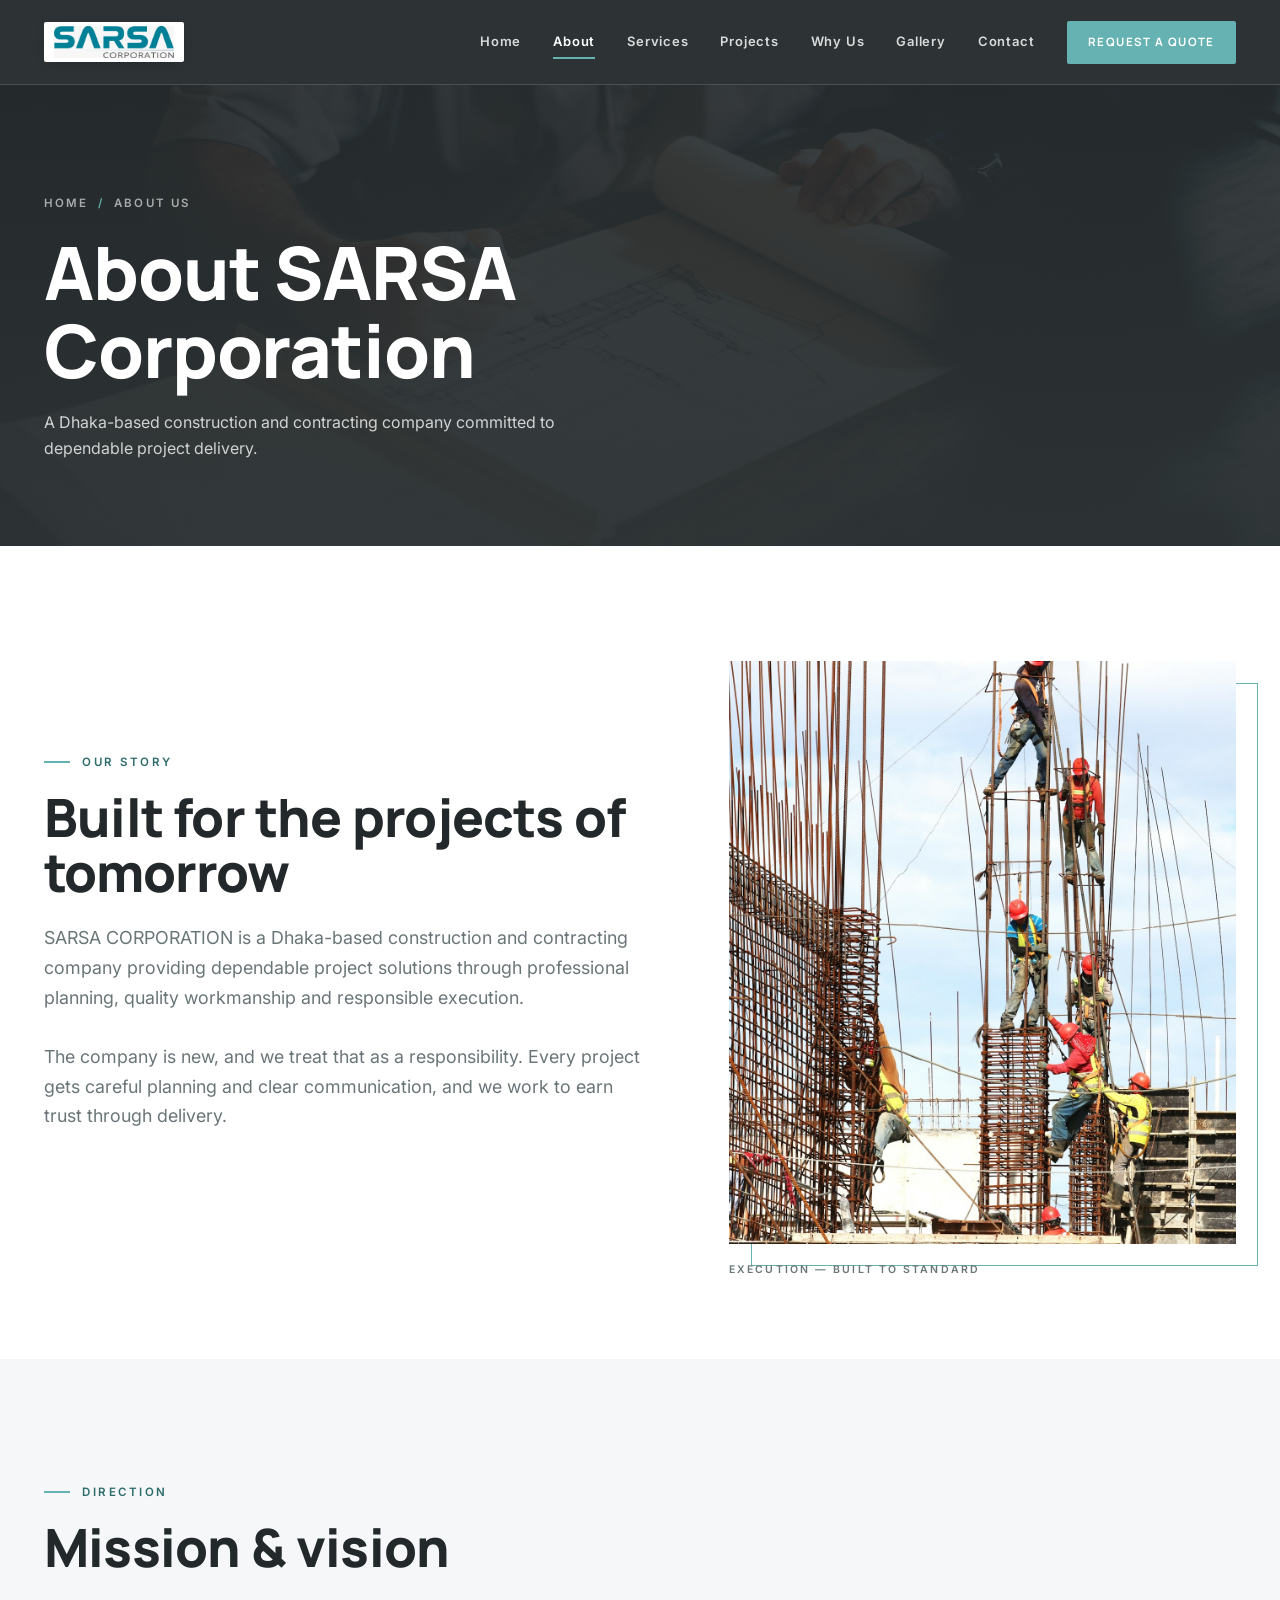
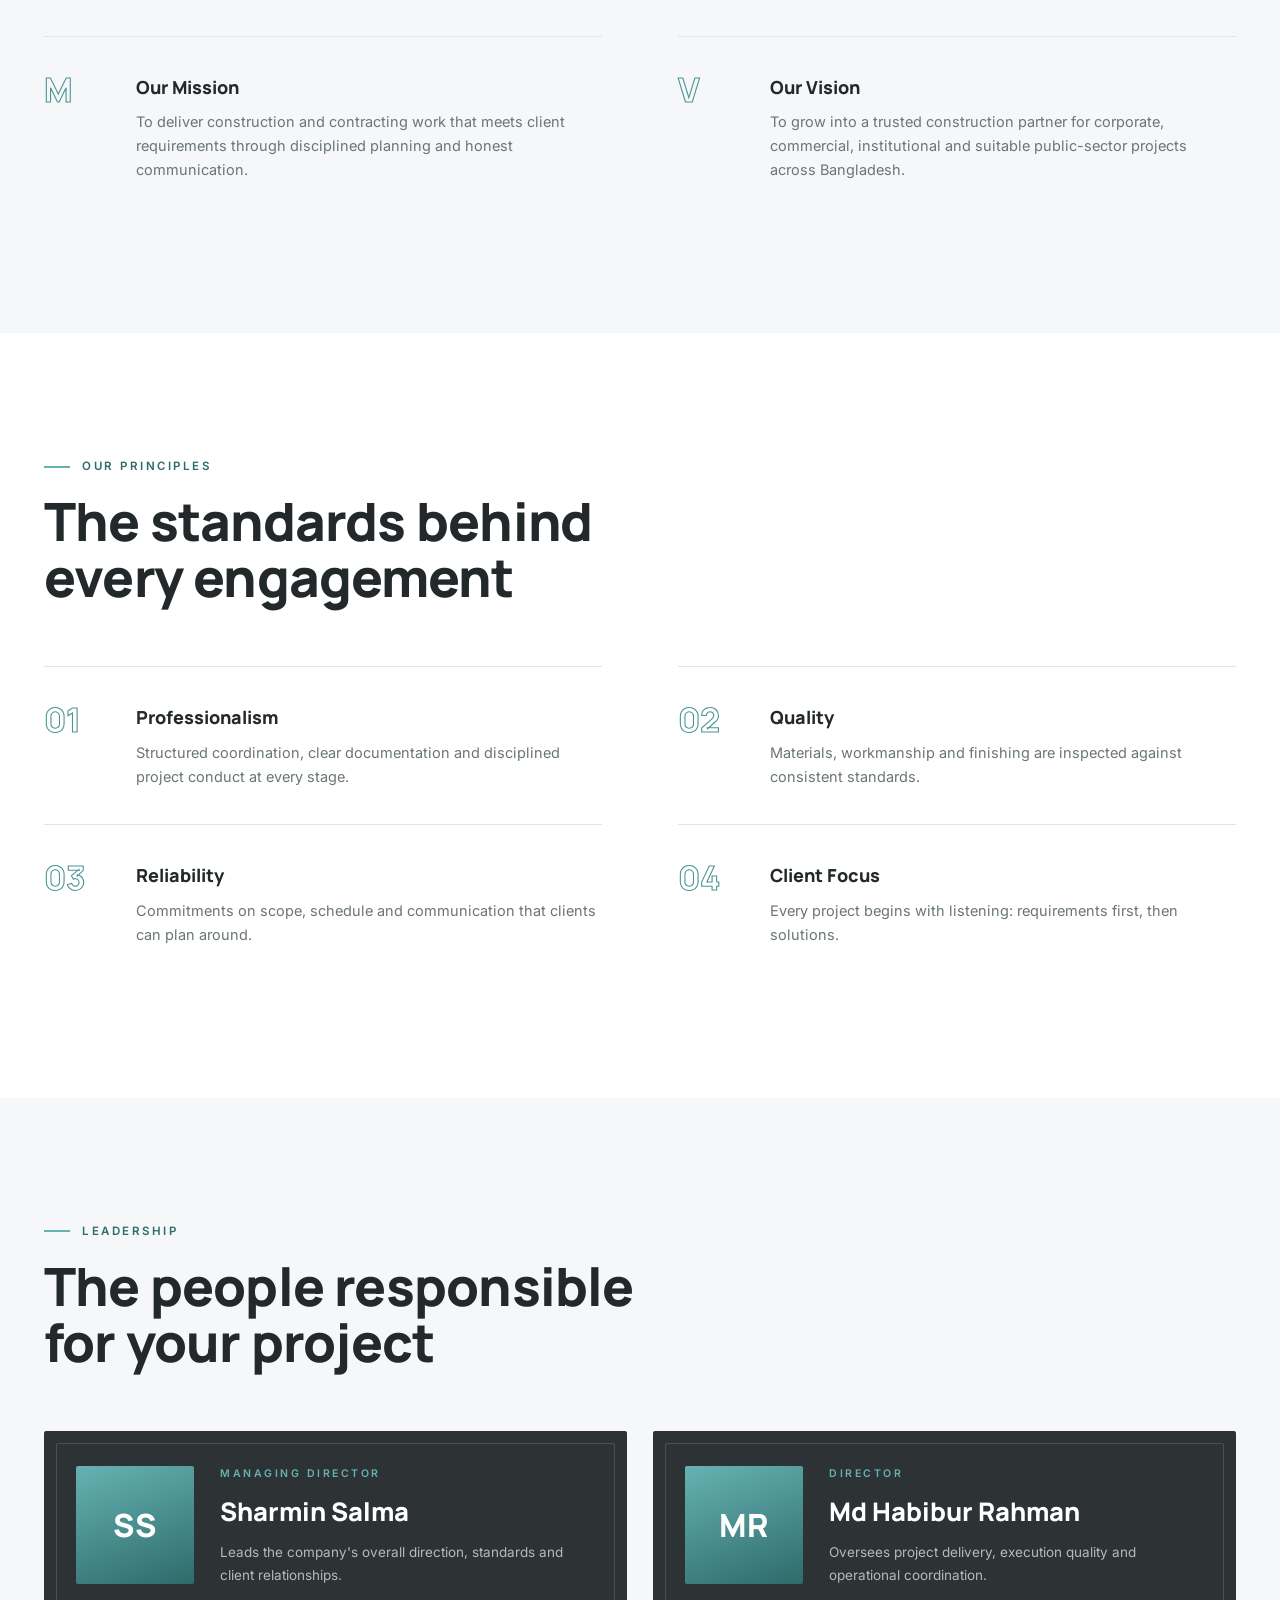
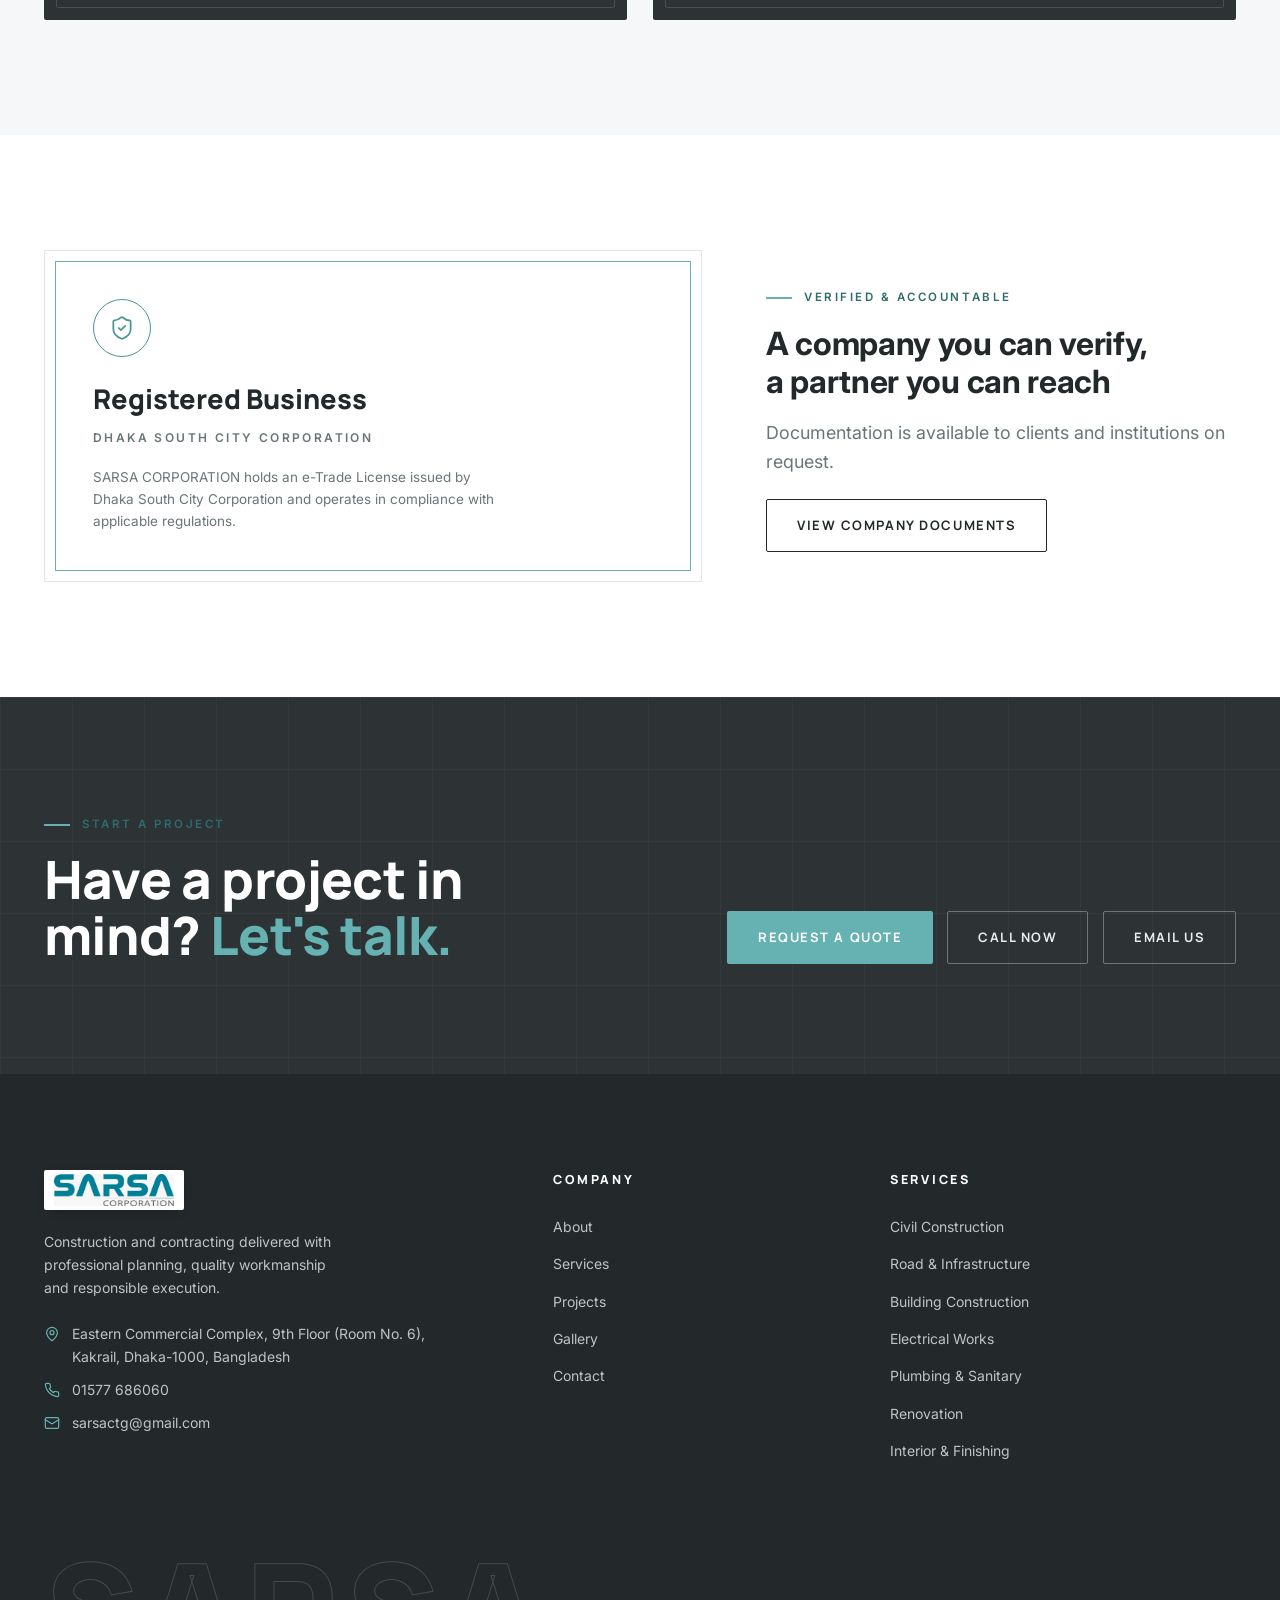
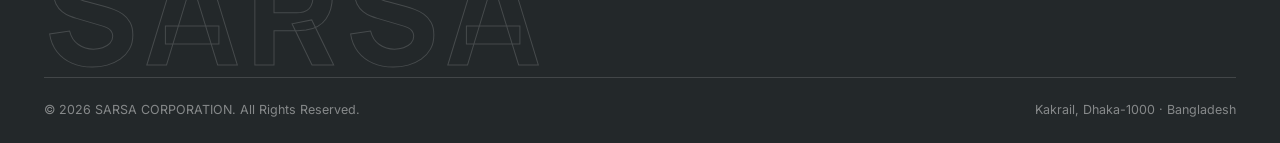
<file: about.html>
<!DOCTYPE html>
<html lang="en">
<head>
  <meta charset="UTF-8">
  <meta name="viewport" content="width=device-width, initial-scale=1.0">

  <title>About SARSA CORPORATION — Construction &amp; Contracting in Dhaka, Bangladesh</title>
  <meta name="description" content="Learn about SARSA CORPORATION — a Dhaka-based construction and contracting company built on professional planning, quality workmanship and responsible execution. Meet our leadership.">
  <meta name="author" content="SARSA CORPORATION">

  <meta property="og:type" content="website">
  <meta property="og:site_name" content="SARSA CORPORATION">
  <meta property="og:title" content="About SARSA CORPORATION — Built for the Projects of Tomorrow">
  <meta property="og:description" content="A Dhaka-based construction and contracting company committed to dependable project solutions.">
  <meta property="og:url" content="https://www.sarsacorporation.com/about.html">
  <meta property="og:image" content="https://www.sarsacorporation.com/assets/hero/hero-page.jpg">
  <meta name="twitter:card" content="summary_large_image">

  <link rel="canonical" href="https://www.sarsacorporation.com/about.html">
  <link rel="icon" type="image/jpeg" href="assets/logo.jpeg">

  <link rel="preconnect" href="https://fonts.googleapis.com">
  <link rel="preconnect" href="https://fonts.gstatic.com" crossorigin>
  <link href="https://fonts.googleapis.com/css2?family=Inter:wght@400;500;600&family=Manrope:wght@500;600;700;800&display=swap" rel="stylesheet">

  <link rel="stylesheet" href="css/style.css">
  <link rel="stylesheet" href="css/responsive.css">
</head>
<body>

  <a class="skip-link" href="#main">Skip to main content</a>

  <header class="site-header site-header--static">
    <div class="site-header__inner">
      <a class="brand" href="index.html" aria-label="SARSA Corporation — home">
        <img class="brand__logo" src="assets/logo.jpeg" alt="SARSA Corporation" width="150" height="40">
      </a>

      <nav class="nav" aria-label="Primary">
        <a class="nav__link" href="index.html">Home</a>
        <a class="nav__link is-active" href="about.html" aria-current="page">About</a>
        <a class="nav__link" href="services.html">Services</a>
        <a class="nav__link" href="projects.html">Projects</a>
        <a class="nav__link" href="index.html#why-sarsa">Why Us</a>
        <a class="nav__link" href="gallery.html">Gallery</a>
        <a class="nav__link" href="contact.html">Contact</a>
        <a class="btn btn--solid btn--sm nav__cta" href="contact.html#quote">Request a Quote</a>
      </nav>

      <button class="burger" aria-label="Open menu" aria-expanded="false" aria-controls="mobile-menu">
        <span></span><span></span><span></span>
      </button>
    </div>
  </header>

  <nav class="mobile-menu" id="mobile-menu" aria-label="Mobile">
    <a class="mobile-menu__link" href="index.html"><small>01</small> Home</a>
    <a class="mobile-menu__link is-active" href="about.html"><small>02</small> About</a>
    <a class="mobile-menu__link" href="services.html"><small>03</small> Services</a>
    <a class="mobile-menu__link" href="projects.html"><small>04</small> Projects</a>
    <a class="mobile-menu__link" href="index.html#why-sarsa"><small>05</small> Why Us</a>
    <a class="mobile-menu__link" href="gallery.html"><small>06</small> Gallery</a>
    <a class="mobile-menu__link" href="contact.html"><small>07</small> Contact</a>
    <div class="mobile-menu__foot">
      <a class="btn btn--solid" href="contact.html#quote">Request a Quote</a>
      <a class="btn btn--ghost" href="tel:+8801577686060">Call Now</a>
    </div>
  </nav>

  <main id="main">

    <!-- ============ page hero ============ -->
    <section class="page-hero">
      <div class="page-hero__media" aria-hidden="true">
        <img src="assets/hero/hero-page.jpg" alt="" width="1900" height="1200" fetchpriority="high">
      </div>
      <div class="container">
        <nav class="breadcrumb" aria-label="Breadcrumb">
          <a href="index.html">Home</a><span aria-hidden="true">/</span><span>About Us</span>
        </nav>
        <h1 class="page-hero__title display-1">About SARSA Corporation</h1>
        <p class="page-hero__lede">
          A Dhaka-based construction and contracting company committed to dependable project delivery.
        </p>
      </div>
    </section>

    <!-- ============ story ============ -->
    <section class="section" aria-labelledby="story-title">
      <div class="container">
        <div class="about-grid">
          <div class="about-grid__body reveal">
            <p class="eyebrow">Our story</p>
            <h2 class="display-2" id="story-title">Built for the projects of tomorrow</h2>
            <p class="lede">
              SARSA CORPORATION is a Dhaka-based construction and contracting company
              providing dependable project solutions through professional planning, quality workmanship and responsible execution.
            </p>
            <p class="lede" style="margin-top: 16px;">
              The company is new, and we treat that as a responsibility. Every project gets careful planning and clear communication, and we work to earn trust through delivery.
            </p>
          </div>

          <figure class="about-grid__media reveal" style="--d: .12s">
            <img src="assets/quality/quality-bg.jpg" alt="Tower crane and scaffolding on a construction site at golden hour" width="1900" height="1384" loading="lazy" decoding="async">
            <figcaption>Execution — built to standard</figcaption>
          </figure>
        </div>
      </div>
    </section>

    <!-- ============ mission & vision ============ -->
    <section class="section section--mist" aria-labelledby="mv-title">
      <div class="container">
        <div class="section-head reveal">
          <p class="eyebrow">Direction</p>
          <h2 class="display-2" id="mv-title">Mission &amp; vision</h2>
        </div>

        <div class="why-list">
          <div class="why-item reveal">
            <span class="why-item__no" aria-hidden="true">M</span>
            <div>
              <h3>Our Mission</h3>
              <p>To deliver construction and contracting work that meets client requirements through disciplined planning and honest communication.</p>
            </div>
          </div>
          <div class="why-item reveal" style="--d: .08s">
            <span class="why-item__no" aria-hidden="true">V</span>
            <div>
              <h3>Our Vision</h3>
              <p>To grow into a trusted construction partner for corporate, commercial, institutional and suitable public-sector projects across Bangladesh.</p>
            </div>
          </div>
        </div>
      </div>
    </section>

    <!-- ============ values ============ -->
    <section class="section" aria-labelledby="values-title">
      <div class="container">
        <div class="section-head reveal">
          <p class="eyebrow">Our principles</p>
          <h2 class="display-2" id="values-title">The standards behind<br>every engagement</h2>
        </div>

        <div class="why-list">
          <div class="why-item reveal">
            <span class="why-item__no" aria-hidden="true">01</span>
            <div>
              <h3>Professionalism</h3>
              <p>Structured coordination, clear documentation and disciplined project conduct at every stage.</p>
            </div>
          </div>
          <div class="why-item reveal" style="--d: .08s">
            <span class="why-item__no" aria-hidden="true">02</span>
            <div>
              <h3>Quality</h3>
              <p>Materials, workmanship and finishing are inspected against consistent standards.</p>
            </div>
          </div>
          <div class="why-item reveal">
            <span class="why-item__no" aria-hidden="true">03</span>
            <div>
              <h3>Reliability</h3>
              <p>Commitments on scope, schedule and communication that clients can plan around.</p>
            </div>
          </div>
          <div class="why-item reveal" style="--d: .08s">
            <span class="why-item__no" aria-hidden="true">04</span>
            <div>
              <h3>Client Focus</h3>
              <p>Every project begins with listening: requirements first, then solutions.</p>
            </div>
          </div>
        </div>
      </div>
    </section>

    <!-- ============ leadership ============ -->
    <section class="section section--mist" aria-labelledby="leadership-title">
      <div class="container">
        <div class="section-head reveal">
          <p class="eyebrow">Leadership</p>
          <h2 class="display-2" id="leadership-title">The people responsible<br>for your project</h2>
        </div>

        <div class="lead-grid">
          <article class="lead-card reveal">
            <div class="lead-card__mono" aria-hidden="true">SS</div>
            <div>
              <p class="lead-card__role">Managing Director</p>
              <h3 class="lead-card__name">Sharmin Salma</h3>
              <p class="lead-card__note">Leads the company's overall direction, standards and client relationships.</p>
            </div>
          </article>

          <article class="lead-card reveal" style="--d: .1s">
            <div class="lead-card__mono" aria-hidden="true">MR</div>
            <div>
              <p class="lead-card__role">Director</p>
              <h3 class="lead-card__name">Md Habibur Rahman</h3>
              <p class="lead-card__note">Oversees project delivery, execution quality and operational coordination.</p>
            </div>
          </article>
        </div>
      </div>
    </section>

    <!-- ============ credential ============ -->
    <section class="section" aria-labelledby="credential-title">
      <div class="container">
        <div class="credential">
          <div class="credential__frame reveal">
            <div class="credential__seal" aria-hidden="true">
              <svg viewBox="0 0 24 24" fill="none" stroke="currentColor" stroke-width="1.6" stroke-linecap="round" stroke-linejoin="round"><path d="M20 13c0 5-3.5 7.5-7.66 8.95a1 1 0 0 1-.67-.01C7.5 20.5 4 18 4 13V6a1 1 0 0 1 1-1c2 0 4.5-1.2 6.24-2.72a1.17 1.17 0 0 1 1.52 0C14.51 3.81 17 5 19 5a1 1 0 0 1 1 1z"/><path d="m9 12 2 2 4-4"/></svg>
            </div>
            <h3 id="credential-title">Registered Business</h3>
            <p class="issuer">Dhaka South City Corporation</p>
            <p class="credential__note">
              SARSA CORPORATION holds an e-Trade License issued by Dhaka South City
              Corporation and operates in compliance with applicable regulations.
            </p>
          </div>

          <div class="reveal" style="--d: .12s">
            <p class="eyebrow">Verified &amp; accountable</p>
            <h2 class="display-3">A company you can verify,<br>a partner you can reach</h2>
            <p class="lede" style="margin-top: 16px;">
              Documentation is available to clients and institutions on request.
            </p>
            <div class="credential__actions">
              <a class="btn btn--outline" href="contact.html">View Company Documents</a>
            </div>
          </div>
        </div>
      </div>
    </section>

    <!-- ============ CTA band ============ -->
    <section class="cta-band" aria-labelledby="cta-title">
      <div class="container">
        <div class="cta-band__inner">
          <div class="reveal">
            <p class="eyebrow">Start a project</p>
            <h2 class="display-2 cta-band__title" id="cta-title">Have a project in mind? <em>Let's talk.</em></h2>
          </div>
          <div class="cta-band__actions reveal" style="--d: .1s">
            <a class="btn btn--solid" href="contact.html#quote">Request a Quote</a>
            <a class="btn btn--ghost" href="tel:+8801577686060">Call Now</a>
            <a class="btn btn--ghost" href="mailto:sarsactg@gmail.com">Email Us</a>
          </div>
        </div>
      </div>
    </section>

  </main>

  <footer class="site-footer">
    <div class="container">
      <div class="footer-grid">
        <div class="footer-brand">
          <a class="brand" href="index.html" aria-label="SARSA Corporation — home">
            <img class="brand__logo" src="assets/logo.jpeg" alt="SARSA Corporation" width="150" height="40">
          </a>
          <p>Construction and contracting delivered with professional planning, quality workmanship and responsible execution.</p>

          <ul class="footer-addr">
            <li>
              <svg viewBox="0 0 24 24" fill="none" stroke="currentColor" stroke-width="1.8" stroke-linecap="round" stroke-linejoin="round" aria-hidden="true"><path d="M20 10c0 4.993-5.539 10.193-7.399 11.799a1 1 0 0 1-1.202 0C9.539 20.193 4 14.993 4 10a8 8 0 0 1 16 0"/><circle cx="12" cy="10" r="3"/></svg>
              <span>Eastern Commercial Complex, 9th Floor (Room No. 6), Kakrail, Dhaka-1000, Bangladesh</span>
            </li>
            <li>
              <svg viewBox="0 0 24 24" fill="none" stroke="currentColor" stroke-width="1.8" stroke-linecap="round" stroke-linejoin="round" aria-hidden="true"><path d="M22 16.92v3a2 2 0 0 1-2.18 2 19.79 19.79 0 0 1-8.63-3.07 19.5 19.5 0 0 1-6-6 19.79 19.79 0 0 1-3.07-8.67A2 2 0 0 1 4.11 2h3a2 2 0 0 1 2 1.72 12.84 12.84 0 0 0 .7 2.81 2 2 0 0 1-.45 2.11L8.09 9.91a16 16 0 0 0 6 6l1.27-1.27a2 2 0 0 1 2.11-.45 12.84 12.84 0 0 0 2.81.7A2 2 0 0 1 22 16.92z"/></svg>
              <a href="tel:+8801577686060">01577 686060</a>
            </li>
            <li>
              <svg viewBox="0 0 24 24" fill="none" stroke="currentColor" stroke-width="1.8" stroke-linecap="round" stroke-linejoin="round" aria-hidden="true"><rect width="20" height="16" x="2" y="4" rx="2"/><path d="m22 7-8.97 5.7a1.94 1.94 0 0 1-2.06 0L2 7"/></svg>
              <a href="mailto:sarsactg@gmail.com">sarsactg@gmail.com</a>
            </li>
          </ul>
        </div>

        <nav class="footer-col" aria-label="Quick links">
          <h3>Company</h3>
          <ul>
            <li><a href="about.html">About</a></li>
            <li><a href="services.html">Services</a></li>
            <li><a href="projects.html">Projects</a></li>
            <li><a href="gallery.html">Gallery</a></li>
            <li><a href="contact.html">Contact</a></li>
          </ul>
        </nav>

        <nav class="footer-col" aria-label="Services">
          <h3>Services</h3>
          <ul>
            <li><a href="services.html#civil">Civil Construction</a></li>
            <li><a href="services.html#road">Road &amp; Infrastructure</a></li>
            <li><a href="services.html#building">Building Construction</a></li>
            <li><a href="services.html#electrical">Electrical Works</a></li>
            <li><a href="services.html#plumbing">Plumbing &amp; Sanitary</a></li>
            <li><a href="services.html#renovation">Renovation</a></li>
            <li><a href="services.html#interior">Interior &amp; Finishing</a></li>
          </ul>
        </nav>
      </div>

      <div class="footer-wordmark" aria-hidden="true">SARSA</div>

      <div class="footer-bottom">
        <p>© <span id="year">2026</span> SARSA CORPORATION. All Rights Reserved.</p>
        <p>Kakrail, Dhaka-1000 · Bangladesh</p>
      </div>
    </div>
  </footer>

  <script src="js/main.js" defer></script>
</body>
</html>
</file>
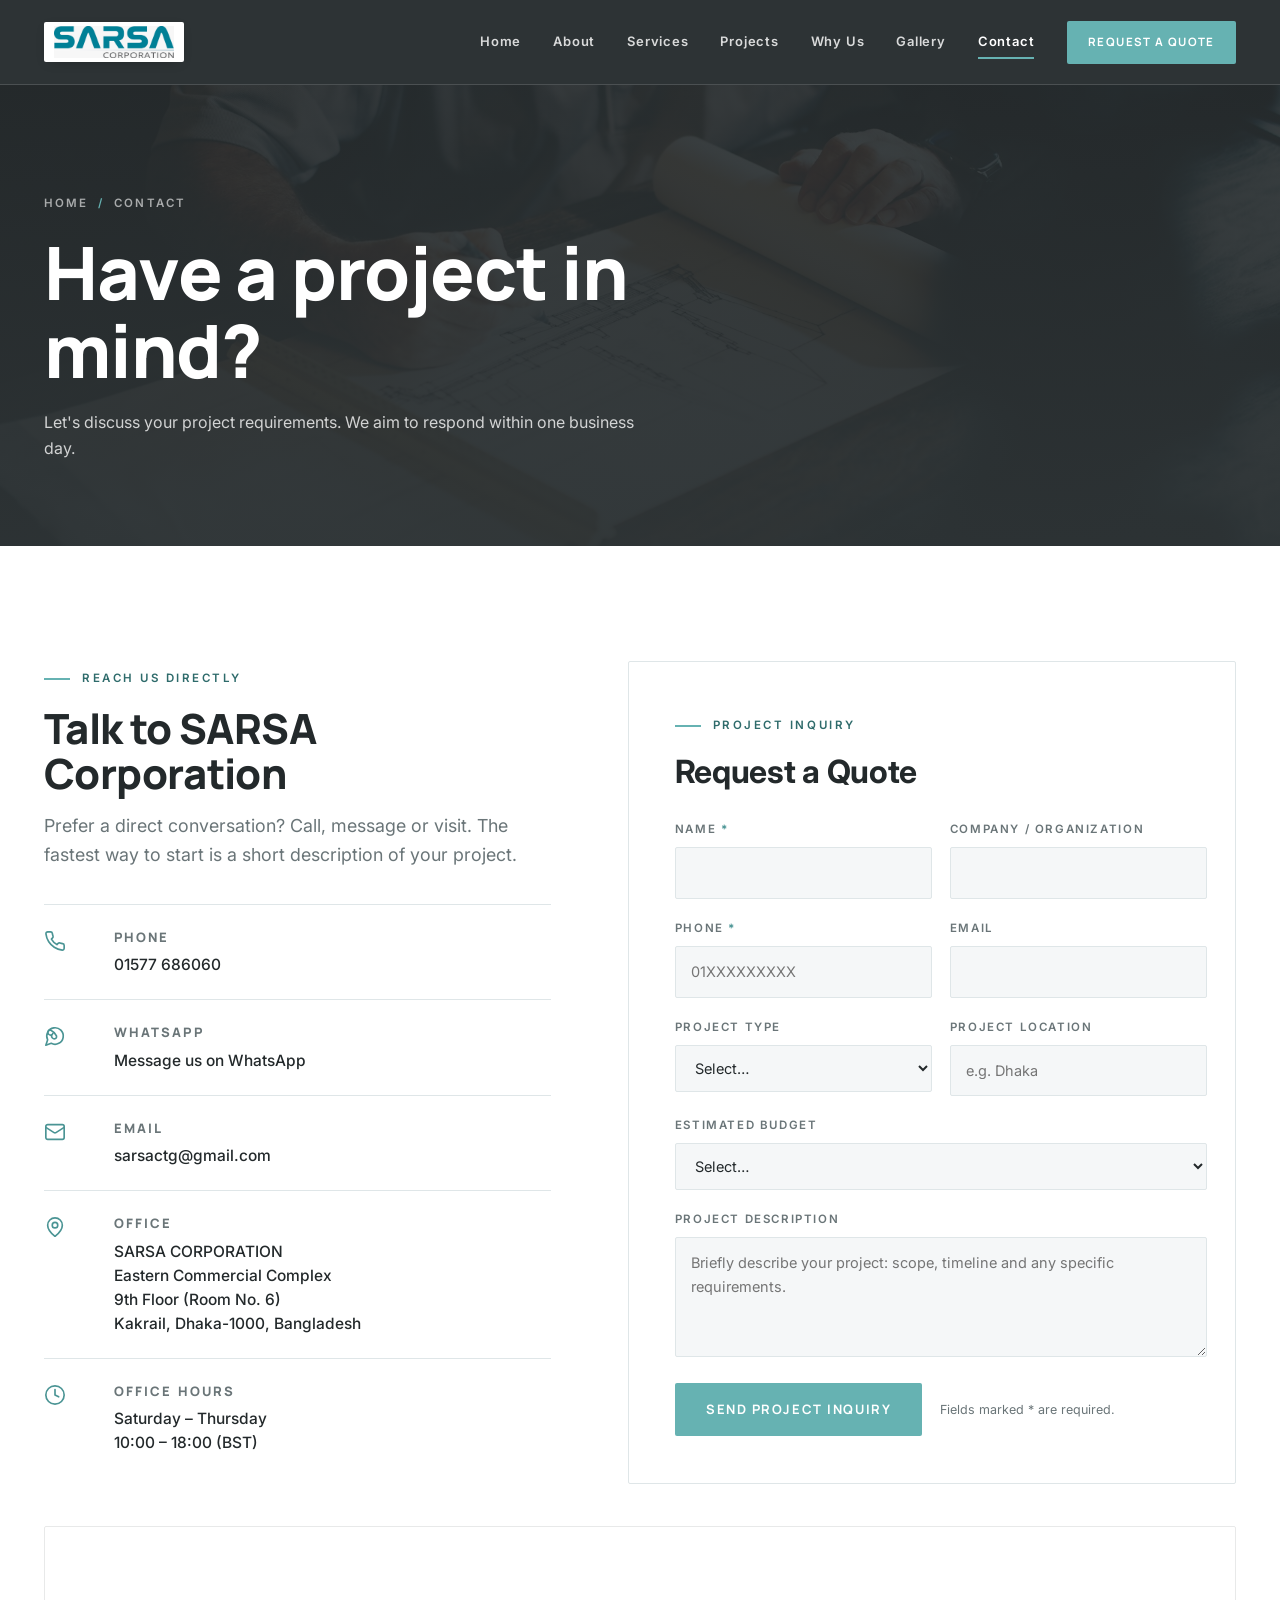
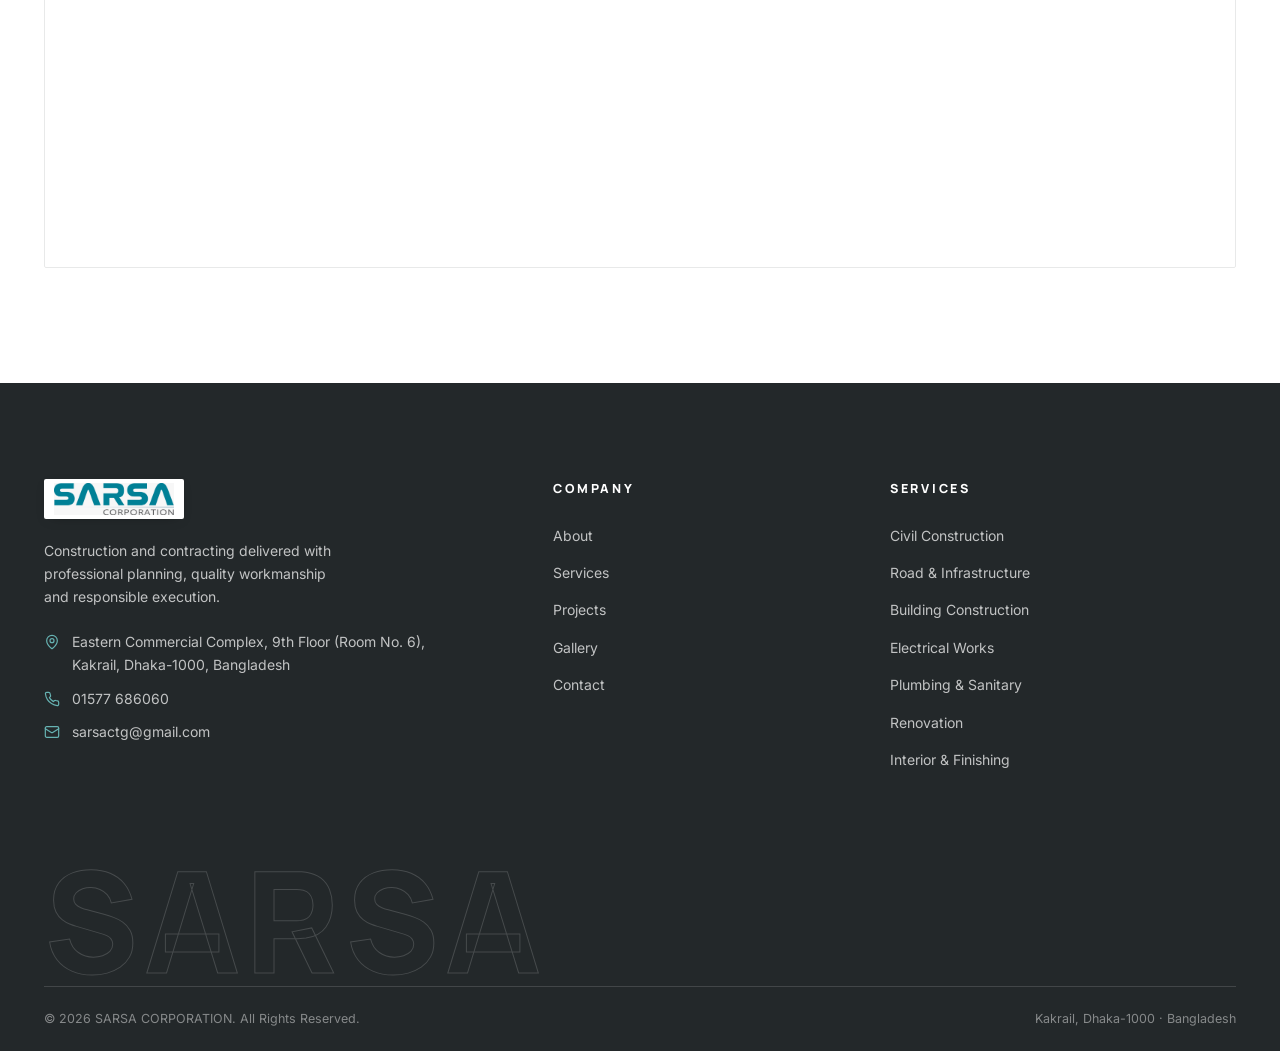
<file: contact.html>
<!DOCTYPE html>
<html lang="en">
<head>
  <meta charset="UTF-8">
  <meta name="viewport" content="width=device-width, initial-scale=1.0">

  <title>Contact SARSA CORPORATION — Request a Quote | Construction Dhaka</title>
  <meta name="description" content="Contact SARSA CORPORATION in Kakrail, Dhaka. Call 01577 686060, email sarsactg@gmail.com or send a project inquiry — construction and contracting across Bangladesh.">
  <meta name="author" content="SARSA CORPORATION">

  <meta property="og:type" content="website">
  <meta property="og:site_name" content="SARSA CORPORATION">
  <meta property="og:title" content="Contact SARSA CORPORATION — Have a Project in Mind?">
  <meta property="og:description" content="Let's discuss your project requirements. Call, email or request a quote.">
  <meta property="og:url" content="https://www.sarsacorporation.com/contact.html">
  <meta property="og:image" content="https://www.sarsacorporation.com/assets/hero/hero-page.jpg">
  <meta name="twitter:card" content="summary_large_image">

  <link rel="canonical" href="https://www.sarsacorporation.com/contact.html">
  <link rel="icon" type="image/jpeg" href="assets/logo.jpeg">

  <link rel="preconnect" href="https://fonts.googleapis.com">
  <link rel="preconnect" href="https://fonts.gstatic.com" crossorigin>
  <link href="https://fonts.googleapis.com/css2?family=Inter:wght@400;500;600&family=Manrope:wght@500;600;700;800&display=swap" rel="stylesheet">

  <link rel="stylesheet" href="css/style.css">
  <link rel="stylesheet" href="css/responsive.css">

  <script type="application/ld+json">
  {
    "@context": "https://schema.org",
    "@type": "ContactPage",
    "name": "Contact SARSA CORPORATION",
    "url": "https://www.sarsacorporation.com/contact.html",
    "mainEntity": {
      "@type": "GeneralContractor",
      "name": "SARSA CORPORATION",
      "telephone": "+880 1577 686060",
      "email": "sarsactg@gmail.com",
      "address": {
        "@type": "PostalAddress",
        "streetAddress": "Eastern Commercial Complex, 9th Floor, Room No. 6, Kakrail",
        "addressLocality": "Dhaka",
        "postalCode": "1000",
        "addressCountry": "BD"
      }
    }
  }
  </script>
</head>
<body>

  <a class="skip-link" href="#main">Skip to main content</a>

  <header class="site-header site-header--static">
    <div class="site-header__inner">
      <a class="brand" href="index.html" aria-label="SARSA Corporation — home">
        <img class="brand__logo" src="assets/logo.jpeg" alt="SARSA Corporation" width="150" height="40">
      </a>

      <nav class="nav" aria-label="Primary">
        <a class="nav__link" href="index.html">Home</a>
        <a class="nav__link" href="about.html">About</a>
        <a class="nav__link" href="services.html">Services</a>
        <a class="nav__link" href="projects.html">Projects</a>
        <a class="nav__link" href="index.html#why-sarsa">Why Us</a>
        <a class="nav__link" href="gallery.html">Gallery</a>
        <a class="nav__link is-active" href="contact.html" aria-current="page">Contact</a>
        <a class="btn btn--solid btn--sm nav__cta" href="#quote">Request a Quote</a>
      </nav>

      <button class="burger" aria-label="Open menu" aria-expanded="false" aria-controls="mobile-menu">
        <span></span><span></span><span></span>
      </button>
    </div>
  </header>

  <nav class="mobile-menu" id="mobile-menu" aria-label="Mobile">
    <a class="mobile-menu__link" href="index.html"><small>01</small> Home</a>
    <a class="mobile-menu__link" href="about.html"><small>02</small> About</a>
    <a class="mobile-menu__link" href="services.html"><small>03</small> Services</a>
    <a class="mobile-menu__link" href="projects.html"><small>04</small> Projects</a>
    <a class="mobile-menu__link" href="index.html#why-sarsa"><small>05</small> Why Us</a>
    <a class="mobile-menu__link" href="gallery.html"><small>06</small> Gallery</a>
    <a class="mobile-menu__link is-active" href="contact.html"><small>07</small> Contact</a>
    <div class="mobile-menu__foot">
      <a class="btn btn--solid" href="#quote">Request a Quote</a>
      <a class="btn btn--ghost" href="tel:+8801577686060">Call Now</a>
    </div>
  </nav>

  <main id="main">

    <!-- ============ page hero ============ -->
    <section class="page-hero">
      <div class="page-hero__media" aria-hidden="true">
        <img src="assets/hero/hero-page.jpg" alt="" width="1900" height="1200" fetchpriority="high">
      </div>
      <div class="container">
        <nav class="breadcrumb" aria-label="Breadcrumb">
          <a href="index.html">Home</a><span aria-hidden="true">/</span><span>Contact</span>
        </nav>
        <h1 class="page-hero__title display-1">Have a project in mind?</h1>
        <p class="page-hero__lede">Let's discuss your project requirements. We aim to respond within one business day.</p>
      </div>
    </section>

    <!-- ============ contact ============ -->
    <section class="section" id="quote" aria-labelledby="quote-title">
      <div class="container">
        <div class="contact-grid">
          <!-- left: info -->
          <div class="reveal">
            <p class="eyebrow">Reach us directly</p>
            <h2 class="display-2" style="font-size: clamp(1.8rem, 3.4vw, 2.6rem);">Talk to SARSA<br>Corporation</h2>
            <p class="lede" style="margin-top: 16px;">
              Prefer a direct conversation? Call, message or visit. The fastest way to start is a short description of your project.
            </p>

            <div class="contact-entries">
              <div class="contact-entry">
                <svg viewBox="0 0 24 24" fill="none" stroke="currentColor" stroke-width="1.8" stroke-linecap="round" stroke-linejoin="round" aria-hidden="true"><path d="M22 16.92v3a2 2 0 0 1-2.18 2 19.79 19.79 0 0 1-8.63-3.07 19.5 19.5 0 0 1-6-6 19.79 19.79 0 0 1-3.07-8.67A2 2 0 0 1 4.11 2h3a2 2 0 0 1 2 1.72 12.84 12.84 0 0 0 .7 2.81 2 2 0 0 1-.45 2.11L8.09 9.91a16 16 0 0 0 6 6l1.27-1.27a2 2 0 0 1 2.11-.45 12.84 12.84 0 0 0 2.81.7A2 2 0 0 1 22 16.92z"/></svg>
                <div>
                  <h3>Phone</h3>
                  <p><a href="tel:+8801577686060">01577 686060</a></p>
                </div>
              </div>

              <div class="contact-entry">
                <svg viewBox="0 0 24 24" fill="none" stroke="currentColor" stroke-width="1.8" stroke-linecap="round" stroke-linejoin="round" aria-hidden="true"><path d="M7.9 20A9 9 0 1 0 4 16.1L2 22Z"/><path d="M9.5 9.4a1.65 1.65 0 0 1-1 1.25 3 3 0 0 1-4-4 1.65 1.65 0 0 1 1.25-1 5.3 5.3 0 0 1 1.75 0 13 13 0 0 1 6.1 6.1 5.3 5.3 0 0 1 0 1.75 1.65 1.65 0 0 1-1 1.25 3 3 0 0 1-4-4"/></svg>
                <div>
                  <h3>WhatsApp</h3>
                  <p><a href="https://wa.me/8801577686060" target="_blank" rel="noopener">Message us on WhatsApp</a></p>
                </div>
              </div>

              <div class="contact-entry">
                <svg viewBox="0 0 24 24" fill="none" stroke="currentColor" stroke-width="1.8" stroke-linecap="round" stroke-linejoin="round" aria-hidden="true"><rect width="20" height="16" x="2" y="4" rx="2"/><path d="m22 7-8.97 5.7a1.94 1.94 0 0 1-2.06 0L2 7"/></svg>
                <div>
                  <h3>Email</h3>
                  <p><a href="mailto:sarsactg@gmail.com">sarsactg@gmail.com</a></p>
                </div>
              </div>

              <div class="contact-entry">
                <svg viewBox="0 0 24 24" fill="none" stroke="currentColor" stroke-width="1.8" stroke-linecap="round" stroke-linejoin="round" aria-hidden="true"><path d="M20 10c0 4.993-5.539 10.193-7.399 11.799a1 1 0 0 1-1.202 0C9.539 20.193 4 14.993 4 10a8 8 0 0 1 16 0"/><circle cx="12" cy="10" r="3"/></svg>
                <div>
                  <h3>Office</h3>
                  <p>SARSA CORPORATION<br>Eastern Commercial Complex<br>9th Floor (Room No. 6)<br>Kakrail, Dhaka-1000, Bangladesh</p>
                </div>
              </div>

              <div class="contact-entry">
                <svg viewBox="0 0 24 24" fill="none" stroke="currentColor" stroke-width="1.8" stroke-linecap="round" stroke-linejoin="round" aria-hidden="true"><circle cx="12" cy="12" r="10"/><polyline points="12 6 12 12 16 14"/></svg>
                <div>
                  <h3>Office Hours</h3>
                  <p>Saturday – Thursday<br>10:00 – 18:00 (BST)</p>
                </div>
              </div>
            </div>
          </div>

          <!-- right: quote form -->
          <div class="quote-form reveal" style="--d: .12s">
            <div class="quote-form__head">
              <p class="eyebrow">Project inquiry</p>
              <h2 class="display-3" id="quote-title">Request a Quote</h2>
            </div>

            <form novalidate action="https://formsubmit.co/sarsactg@gmail.com" method="POST">
              <!-- FormSubmit configuration (non-JS fallback) -->
              <input type="hidden" name="_subject" value="New Project Inquiry — SARSA Corporation">
              <input type="hidden" name="_template" value="table">
              <input type="hidden" name="_captcha" value="false">
              <input type="hidden" name="_next" value="https://www.sarsacorporation.com/contact.html">
              <!-- honeypot spam trap — humans never see or fill this -->
              <input type="text" name="_honey" hidden tabindex="-1" autocomplete="off" aria-hidden="true">
              <div class="form-grid">
                <div class="form-field">
                  <label for="f-name">Name <b aria-hidden="true">*</b></label>
                  <input type="text" id="f-name" name="name" autocomplete="name" required>
                  <span class="err-msg" role="alert">Please enter your name.</span>
                </div>

                <div class="form-field">
                  <label for="f-company">Company / Organization</label>
                  <input type="text" id="f-company" name="company" autocomplete="organization">
                </div>

                <div class="form-field">
                  <label for="f-phone">Phone <b aria-hidden="true">*</b></label>
                  <input type="tel" id="f-phone" name="phone" autocomplete="tel" placeholder="01XXXXXXXXX" required>
                  <span class="err-msg" role="alert">Please enter a valid phone number.</span>
                </div>

                <div class="form-field">
                  <label for="f-email">Email</label>
                  <input type="email" id="f-email" name="email" autocomplete="email">
                  <span class="err-msg" role="alert">Please enter a valid email address.</span>
                </div>

                <div class="form-field">
                  <label for="f-type">Project Type</label>
                  <select id="f-type" name="type">
                    <option value="">Select…</option>
                    <option>Building</option>
                    <option>Civil</option>
                    <option>Road / Infrastructure</option>
                    <option>Government / Institutional</option>
                    <option>Renovation</option>
                    <option>Interior</option>
                    <option>Electrical</option>
                    <option>Plumbing</option>
                    <option>Other</option>
                  </select>
                </div>

                <div class="form-field">
                  <label for="f-location">Project Location</label>
                  <input type="text" id="f-location" name="location" placeholder="e.g. Dhaka">
                </div>

                <div class="form-field form-field--full">
                  <label for="f-budget">Estimated Budget</label>
                  <select id="f-budget" name="budget">
                    <option value="">Select…</option>
                    <option>Under BDT 10 Lakh</option>
                    <option>BDT 10 – 50 Lakh</option>
                    <option>BDT 50 Lakh – 2 Crore</option>
                    <option>BDT 2 Crore – 5 Crore</option>
                    <option>Above BDT 5 Crore</option>
                    <option>Prefer to discuss</option>
                  </select>
                </div>

                <div class="form-field form-field--full">
                  <label for="f-desc">Project Description</label>
                  <textarea id="f-desc" name="description" placeholder="Briefly describe your project: scope, timeline and any specific requirements."></textarea>
                </div>
              </div>

              <div class="quote-form__actions">
                <button type="submit" class="btn btn--solid">Send Project Inquiry</button>
                <span class="quote-form__hint">Fields marked * are required.</span>
              </div>
            </form>

            <div class="form-status" role="status" aria-live="polite">
              <p></p>
            </div>
          </div>
        </div>

        <!-- map -->
        <div class="map-wrap reveal">
          <iframe
            src="https://www.google.com/maps?q=Eastern%20Commercial%20Complex%2C%20Kakrail%2C%20Dhaka-1000%2C%20Bangladesh&output=embed"
            title="SARSA CORPORATION office location, Eastern Commercial Complex, Kakrail, Dhaka"
            loading="lazy"
            referrerpolicy="no-referrer-when-downgrade"
            allowfullscreen></iframe>
        </div>
      </div>
    </section>

  </main>

  <footer class="site-footer">
    <div class="container">
      <div class="footer-grid">
        <div class="footer-brand">
          <a class="brand" href="index.html" aria-label="SARSA Corporation — home">
            <img class="brand__logo" src="assets/logo.jpeg" alt="SARSA Corporation" width="150" height="40">
          </a>
          <p>Construction and contracting delivered with professional planning, quality workmanship and responsible execution.</p>

          <ul class="footer-addr">
            <li>
              <svg viewBox="0 0 24 24" fill="none" stroke="currentColor" stroke-width="1.8" stroke-linecap="round" stroke-linejoin="round" aria-hidden="true"><path d="M20 10c0 4.993-5.539 10.193-7.399 11.799a1 1 0 0 1-1.202 0C9.539 20.193 4 14.993 4 10a8 8 0 0 1 16 0"/><circle cx="12" cy="10" r="3"/></svg>
              <span>Eastern Commercial Complex, 9th Floor (Room No. 6), Kakrail, Dhaka-1000, Bangladesh</span>
            </li>
            <li>
              <svg viewBox="0 0 24 24" fill="none" stroke="currentColor" stroke-width="1.8" stroke-linecap="round" stroke-linejoin="round" aria-hidden="true"><path d="M22 16.92v3a2 2 0 0 1-2.18 2 19.79 19.79 0 0 1-8.63-3.07 19.5 19.5 0 0 1-6-6 19.79 19.79 0 0 1-3.07-8.67A2 2 0 0 1 4.11 2h3a2 2 0 0 1 2 1.72 12.84 12.84 0 0 0 .7 2.81 2 2 0 0 1-.45 2.11L8.09 9.91a16 16 0 0 0 6 6l1.27-1.27a2 2 0 0 1 2.11-.45 12.84 12.84 0 0 0 2.81.7A2 2 0 0 1 22 16.92z"/></svg>
              <a href="tel:+8801577686060">01577 686060</a>
            </li>
            <li>
              <svg viewBox="0 0 24 24" fill="none" stroke="currentColor" stroke-width="1.8" stroke-linecap="round" stroke-linejoin="round" aria-hidden="true"><rect width="20" height="16" x="2" y="4" rx="2"/><path d="m22 7-8.97 5.7a1.94 1.94 0 0 1-2.06 0L2 7"/></svg>
              <a href="mailto:sarsactg@gmail.com">sarsactg@gmail.com</a>
            </li>
          </ul>
        </div>

        <nav class="footer-col" aria-label="Quick links">
          <h3>Company</h3>
          <ul>
            <li><a href="about.html">About</a></li>
            <li><a href="services.html">Services</a></li>
            <li><a href="projects.html">Projects</a></li>
            <li><a href="gallery.html">Gallery</a></li>
            <li><a href="contact.html">Contact</a></li>
          </ul>
        </nav>

        <nav class="footer-col" aria-label="Services">
          <h3>Services</h3>
          <ul>
            <li><a href="services.html#civil">Civil Construction</a></li>
            <li><a href="services.html#road">Road &amp; Infrastructure</a></li>
            <li><a href="services.html#building">Building Construction</a></li>
            <li><a href="services.html#electrical">Electrical Works</a></li>
            <li><a href="services.html#plumbing">Plumbing &amp; Sanitary</a></li>
            <li><a href="services.html#renovation">Renovation</a></li>
            <li><a href="services.html#interior">Interior &amp; Finishing</a></li>
          </ul>
        </nav>
      </div>

      <div class="footer-wordmark" aria-hidden="true">SARSA</div>

      <div class="footer-bottom">
        <p>© <span id="year">2026</span> SARSA CORPORATION. All Rights Reserved.</p>
        <p>Kakrail, Dhaka-1000 · Bangladesh</p>
      </div>
    </div>
  </footer>

  <script src="js/main.js" defer></script>
</body>
</html>
</file>
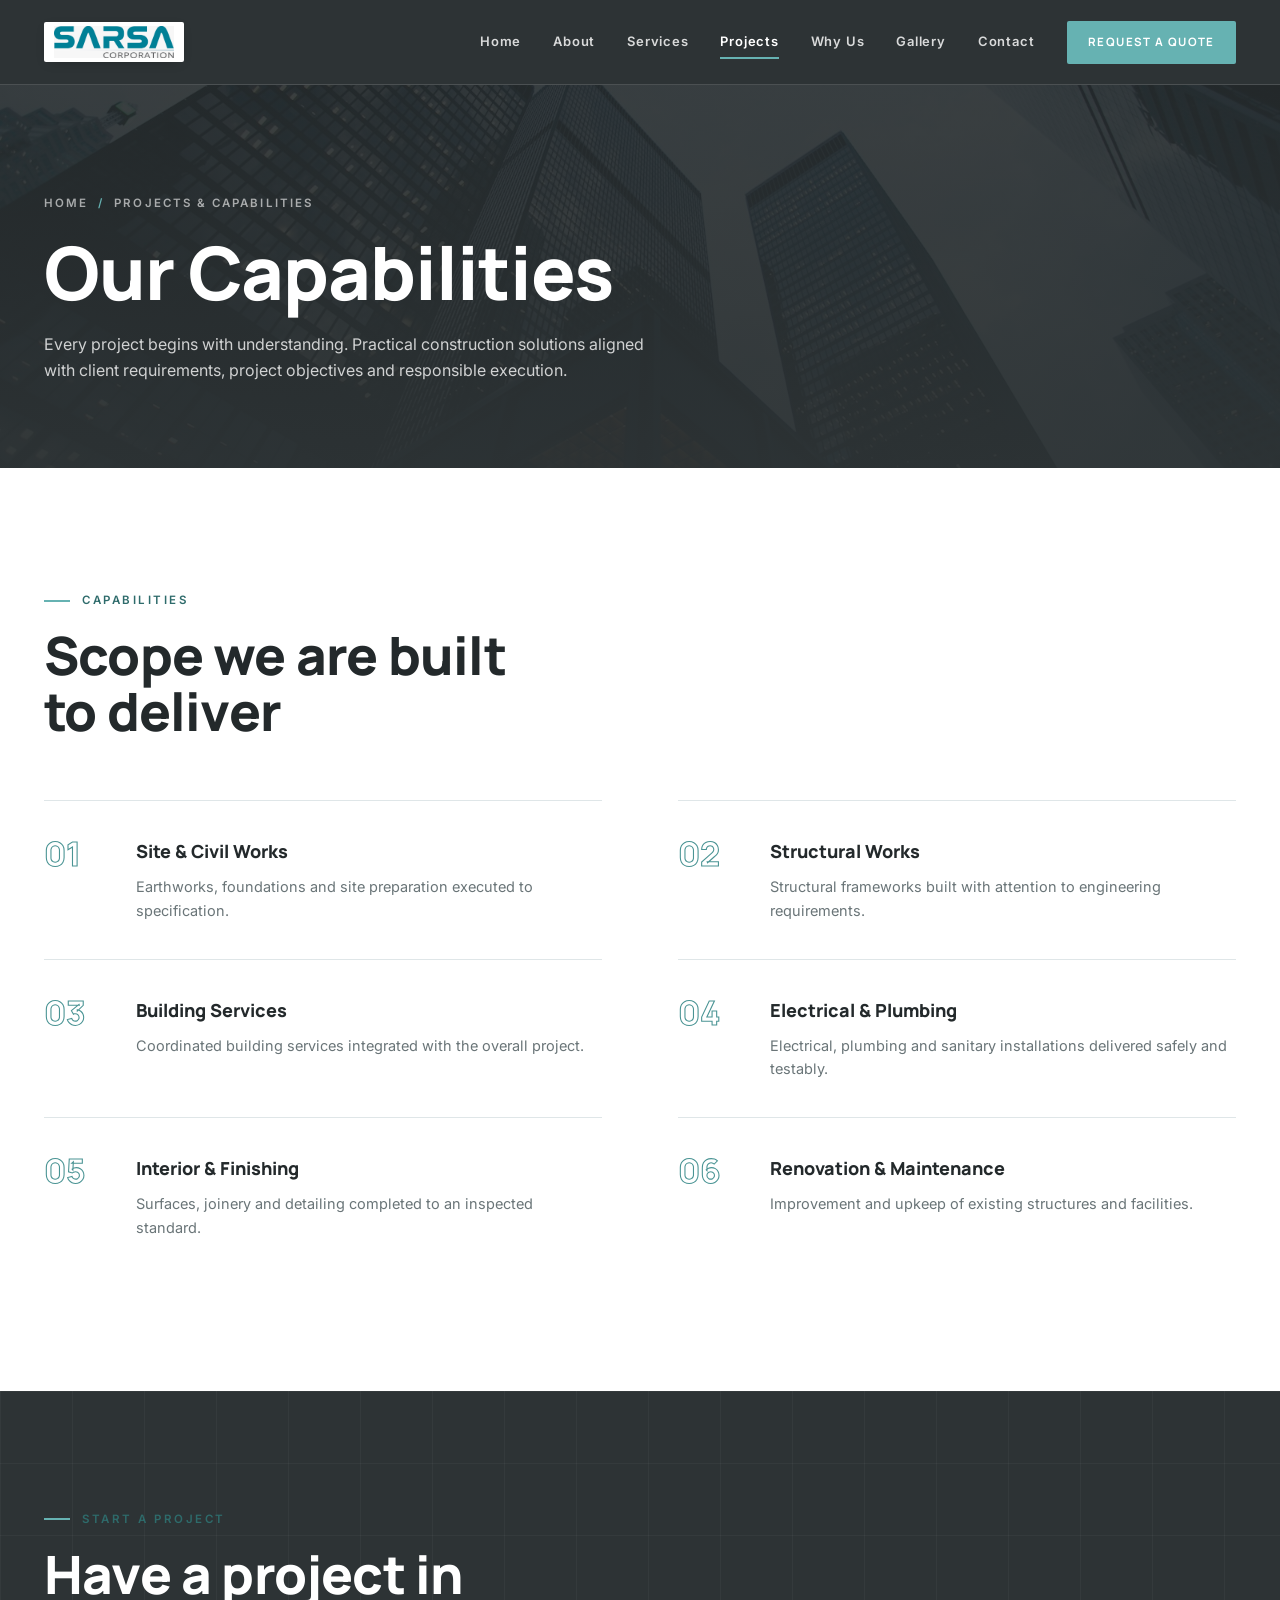
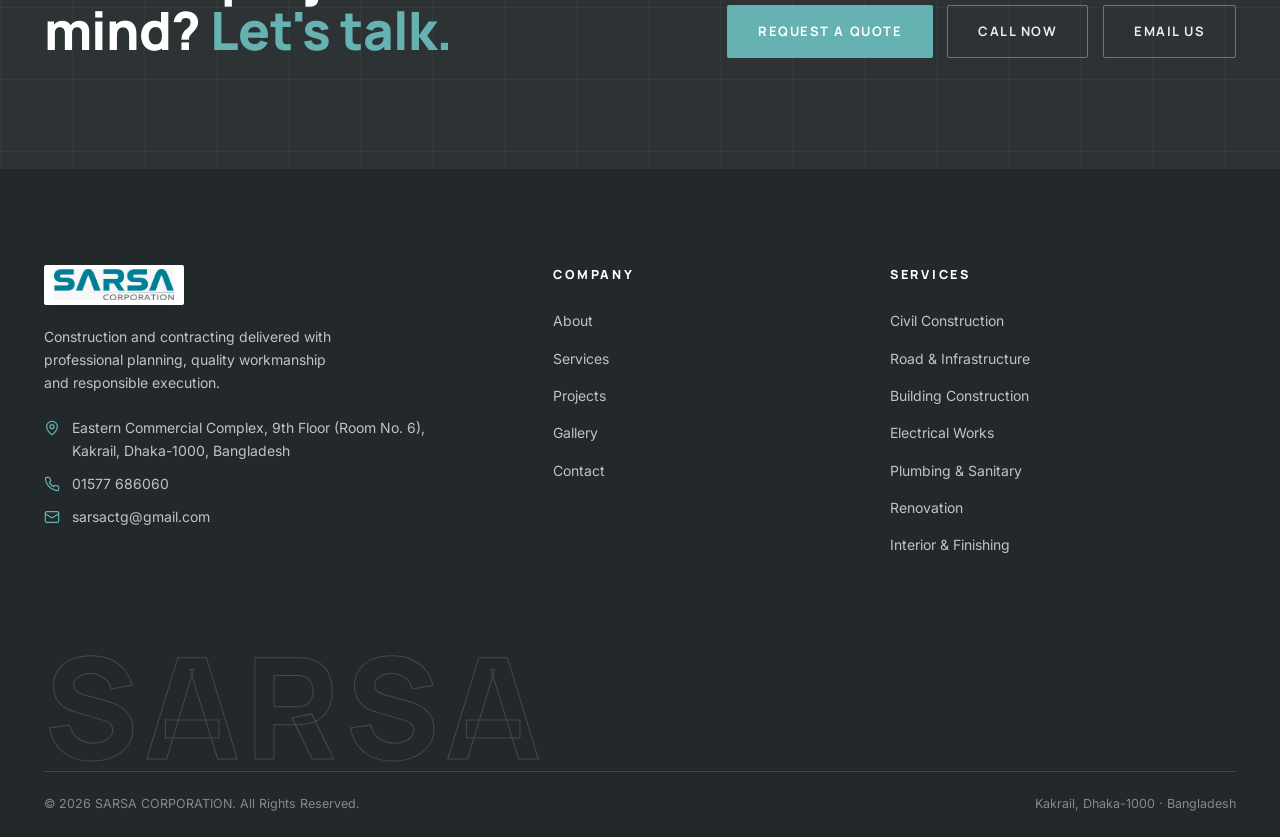
<file: projects.html>
<!DOCTYPE html>
<html lang="en">
<head>
  <meta charset="UTF-8">
  <meta name="viewport" content="width=device-width, initial-scale=1.0">

  <title>Projects &amp; Capabilities | SARSA CORPORATION — Construction Dhaka</title>
  <meta name="description" content="SARSA CORPORATION's project capabilities — civil, structural, building services, electrical &amp; plumbing, interior finishing and renovation across Bangladesh. Our portfolio grows with every completed project.">
  <meta name="author" content="SARSA CORPORATION">

  <meta property="og:type" content="website">
  <meta property="og:site_name" content="SARSA CORPORATION">
  <meta property="og:title" content="Projects &amp; Capabilities — SARSA CORPORATION">
  <meta property="og:description" content="Practical construction solutions aligned with client requirements — our portfolio grows with every completed project.">
  <meta property="og:url" content="https://www.sarsacorporation.com/projects.html">
  <meta property="og:image" content="https://www.sarsacorporation.com/assets/projects/capability-wide.jpg">
  <meta name="twitter:card" content="summary_large_image">

  <link rel="canonical" href="https://www.sarsacorporation.com/projects.html">
  <link rel="icon" type="image/jpeg" href="assets/logo.jpeg">

  <link rel="preconnect" href="https://fonts.googleapis.com">
  <link rel="preconnect" href="https://fonts.gstatic.com" crossorigin>
  <link href="https://fonts.googleapis.com/css2?family=Inter:wght@400;500;600&family=Manrope:wght@500;600;700;800&display=swap" rel="stylesheet">

  <link rel="stylesheet" href="css/style.css">
  <link rel="stylesheet" href="css/responsive.css">
</head>
<body>

  <a class="skip-link" href="#main">Skip to main content</a>

  <header class="site-header site-header--static">
    <div class="site-header__inner">
      <a class="brand" href="index.html" aria-label="SARSA Corporation — home">
        <img class="brand__logo" src="assets/logo.jpeg" alt="SARSA Corporation" width="150" height="40">
      </a>

      <nav class="nav" aria-label="Primary">
        <a class="nav__link" href="index.html">Home</a>
        <a class="nav__link" href="about.html">About</a>
        <a class="nav__link" href="services.html">Services</a>
        <a class="nav__link is-active" href="projects.html" aria-current="page">Projects</a>
        <a class="nav__link" href="index.html#why-sarsa">Why Us</a>
        <a class="nav__link" href="gallery.html">Gallery</a>
        <a class="nav__link" href="contact.html">Contact</a>
        <a class="btn btn--solid btn--sm nav__cta" href="contact.html#quote">Request a Quote</a>
      </nav>

      <button class="burger" aria-label="Open menu" aria-expanded="false" aria-controls="mobile-menu">
        <span></span><span></span><span></span>
      </button>
    </div>
  </header>

  <nav class="mobile-menu" id="mobile-menu" aria-label="Mobile">
    <a class="mobile-menu__link" href="index.html"><small>01</small> Home</a>
    <a class="mobile-menu__link" href="about.html"><small>02</small> About</a>
    <a class="mobile-menu__link" href="services.html"><small>03</small> Services</a>
    <a class="mobile-menu__link is-active" href="projects.html"><small>04</small> Projects</a>
    <a class="mobile-menu__link" href="index.html#why-sarsa"><small>05</small> Why Us</a>
    <a class="mobile-menu__link" href="gallery.html"><small>06</small> Gallery</a>
    <a class="mobile-menu__link" href="contact.html"><small>07</small> Contact</a>
    <div class="mobile-menu__foot">
      <a class="btn btn--solid" href="contact.html#quote">Request a Quote</a>
      <a class="btn btn--ghost" href="tel:+8801577686060">Call Now</a>
    </div>
  </nav>

  <main id="main">

    <!-- ============ page hero ============ -->
    <section class="page-hero">
      <div class="page-hero__media" aria-hidden="true">
        <img src="assets/projects/capability-wide.jpg" alt="" width="1600" height="900" fetchpriority="high">
      </div>
      <div class="container">
        <nav class="breadcrumb" aria-label="Breadcrumb">
          <a href="index.html">Home</a><span aria-hidden="true">/</span><span>Projects &amp; Capabilities</span>
        </nav>
        <h1 class="page-hero__title display-1">Our Capabilities</h1>
        <p class="page-hero__lede">
          Every project begins with understanding. Practical construction solutions aligned
          with client requirements, project objectives and responsible execution.
        </p>
      </div>
    </section>

    <!-- ============ capabilities ============ -->
    <section class="section" aria-labelledby="cap-title">
      <div class="container">
        <div class="section-head section-head--split reveal">
          <div>
            <p class="eyebrow">Capabilities</p>
            <h2 class="display-2" id="cap-title">Scope we are built<br>to deliver</h2>
          </div>
        </div>

        <div class="why-list">
          <div class="why-item reveal">
            <span class="why-item__no" aria-hidden="true">01</span>
            <div>
              <h3>Site &amp; Civil Works</h3>
              <p>Earthworks, foundations and site preparation executed to specification.</p>
            </div>
          </div>
          <div class="why-item reveal" style="--d: .08s">
            <span class="why-item__no" aria-hidden="true">02</span>
            <div>
              <h3>Structural Works</h3>
              <p>Structural frameworks built with attention to engineering requirements.</p>
            </div>
          </div>
          <div class="why-item reveal">
            <span class="why-item__no" aria-hidden="true">03</span>
            <div>
              <h3>Building Services</h3>
              <p>Coordinated building services integrated with the overall project.</p>
            </div>
          </div>
          <div class="why-item reveal" style="--d: .08s">
            <span class="why-item__no" aria-hidden="true">04</span>
            <div>
              <h3>Electrical &amp; Plumbing</h3>
              <p>Electrical, plumbing and sanitary installations delivered safely and testably.</p>
            </div>
          </div>
          <div class="why-item reveal">
            <span class="why-item__no" aria-hidden="true">05</span>
            <div>
              <h3>Interior &amp; Finishing</h3>
              <p>Surfaces, joinery and detailing completed to an inspected standard.</p>
            </div>
          </div>
          <div class="why-item reveal" style="--d: .08s">
            <span class="why-item__no" aria-hidden="true">06</span>
            <div>
              <h3>Renovation &amp; Maintenance</h3>
              <p>Improvement and upkeep of existing structures and facilities.</p>
            </div>
          </div>
        </div>
      </div>
    </section>

    <!-- PORTFOLIO SECTION HIDDEN ON CLIENT REQUEST.
         To restore: remove the HIDDEN markers around this block.
    <section class="section section--mist" aria-labelledby="portfolio-title">

      <div class="container">
        <div class="section-head reveal">
          <p class="eyebrow">Project portfolio</p>
          <h2 class="display-2" id="portfolio-title">Building a record<br>project by project</h2>
          <p class="lede">
            SARSA CORPORATION is a new company. As projects are completed, each one will be
            documented here — with the client's permission — covering scope, category,
            location and completion details.
          </p>
        </div>

        <div class="proj-grid">
          <div class="proj-card reveal">
            <span class="proj-card__plus" aria-hidden="true">+</span>
            <div>
              <span class="proj-card__slot">[ Project to be added ]</span>
              <p class="proj-card__meta">Client · Location · Category · Status · Scope · Description · Completion date · Images</p>
            </div>
          </div>
          <div class="proj-card reveal" style="--d: .08s">
            <span class="proj-card__plus" aria-hidden="true">+</span>
            <div>
              <span class="proj-card__slot">[ Project to be added ]</span>
              <p class="proj-card__meta">Client · Location · Category · Status · Scope · Description · Completion date · Images</p>
            </div>
          </div>
          <div class="proj-card reveal" style="--d: .16s">
            <span class="proj-card__plus" aria-hidden="true">+</span>
            <div>
              <span class="proj-card__slot">[ Project to be added ]</span>
              <p class="proj-card__meta">Client · Location · Category · Status · Scope · Description · Completion date · Images</p>
            </div>
          </div>
          <div class="proj-card reveal">
            <span class="proj-card__plus" aria-hidden="true">+</span>
            <div>
              <span class="proj-card__slot">[ Project to be added ]</span>
              <p class="proj-card__meta">Client · Location · Category · Status · Scope · Description · Completion date · Images</p>
            </div>
          </div>
          <div class="proj-card reveal" style="--d: .08s">
            <span class="proj-card__plus" aria-hidden="true">+</span>
            <div>
              <span class="proj-card__slot">[ Project to be added ]</span>
              <p class="proj-card__meta">Client · Location · Category · Status · Scope · Description · Completion date · Images</p>
            </div>
          </div>
          <div class="proj-card reveal" style="--d: .16s">
            <span class="proj-card__plus" aria-hidden="true">+</span>
            <div>
              <span class="proj-card__slot">[ Project to be added ]</span>
              <p class="proj-card__meta">Client · Location · Category · Status · Scope · Description · Completion date · Images</p>
            </div>
          </div>
        </div>
      </div>
    </section>
    HIDDEN -->

    <!-- ============ CTA band ============ -->
    <section class="cta-band" aria-labelledby="cta-title">
      <div class="container">
        <div class="cta-band__inner">
          <div class="reveal">
            <p class="eyebrow">Start a project</p>
            <h2 class="display-2 cta-band__title" id="cta-title">Have a project in mind? <em>Let's talk.</em></h2>
          </div>
          <div class="cta-band__actions reveal" style="--d: .1s">
            <a class="btn btn--solid" href="contact.html#quote">Request a Quote</a>
            <a class="btn btn--ghost" href="tel:+8801577686060">Call Now</a>
            <a class="btn btn--ghost" href="mailto:sarsactg@gmail.com">Email Us</a>
          </div>
        </div>
      </div>
    </section>

  </main>

  <footer class="site-footer">
    <div class="container">
      <div class="footer-grid">
        <div class="footer-brand">
          <a class="brand" href="index.html" aria-label="SARSA Corporation — home">
            <img class="brand__logo" src="assets/logo.jpeg" alt="SARSA Corporation" width="150" height="40">
          </a>
          <p>Construction and contracting delivered with professional planning, quality workmanship and responsible execution.</p>

          <ul class="footer-addr">
            <li>
              <svg viewBox="0 0 24 24" fill="none" stroke="currentColor" stroke-width="1.8" stroke-linecap="round" stroke-linejoin="round" aria-hidden="true"><path d="M20 10c0 4.993-5.539 10.193-7.399 11.799a1 1 0 0 1-1.202 0C9.539 20.193 4 14.993 4 10a8 8 0 0 1 16 0"/><circle cx="12" cy="10" r="3"/></svg>
              <span>Eastern Commercial Complex, 9th Floor (Room No. 6), Kakrail, Dhaka-1000, Bangladesh</span>
            </li>
            <li>
              <svg viewBox="0 0 24 24" fill="none" stroke="currentColor" stroke-width="1.8" stroke-linecap="round" stroke-linejoin="round" aria-hidden="true"><path d="M22 16.92v3a2 2 0 0 1-2.18 2 19.79 19.79 0 0 1-8.63-3.07 19.5 19.5 0 0 1-6-6 19.79 19.79 0 0 1-3.07-8.67A2 2 0 0 1 4.11 2h3a2 2 0 0 1 2 1.72 12.84 12.84 0 0 0 .7 2.81 2 2 0 0 1-.45 2.11L8.09 9.91a16 16 0 0 0 6 6l1.27-1.27a2 2 0 0 1 2.11-.45 12.84 12.84 0 0 0 2.81.7A2 2 0 0 1 22 16.92z"/></svg>
              <a href="tel:+8801577686060">01577 686060</a>
            </li>
            <li>
              <svg viewBox="0 0 24 24" fill="none" stroke="currentColor" stroke-width="1.8" stroke-linecap="round" stroke-linejoin="round" aria-hidden="true"><rect width="20" height="16" x="2" y="4" rx="2"/><path d="m22 7-8.97 5.7a1.94 1.94 0 0 1-2.06 0L2 7"/></svg>
              <a href="mailto:sarsactg@gmail.com">sarsactg@gmail.com</a>
            </li>
          </ul>
        </div>

        <nav class="footer-col" aria-label="Quick links">
          <h3>Company</h3>
          <ul>
            <li><a href="about.html">About</a></li>
            <li><a href="services.html">Services</a></li>
            <li><a href="projects.html">Projects</a></li>
            <li><a href="gallery.html">Gallery</a></li>
            <li><a href="contact.html">Contact</a></li>
          </ul>
        </nav>

        <nav class="footer-col" aria-label="Services">
          <h3>Services</h3>
          <ul>
            <li><a href="services.html#civil">Civil Construction</a></li>
            <li><a href="services.html#road">Road &amp; Infrastructure</a></li>
            <li><a href="services.html#building">Building Construction</a></li>
            <li><a href="services.html#electrical">Electrical Works</a></li>
            <li><a href="services.html#plumbing">Plumbing &amp; Sanitary</a></li>
            <li><a href="services.html#renovation">Renovation</a></li>
            <li><a href="services.html#interior">Interior &amp; Finishing</a></li>
          </ul>
        </nav>
      </div>

      <div class="footer-wordmark" aria-hidden="true">SARSA</div>

      <div class="footer-bottom">
        <p>© <span id="year">2026</span> SARSA CORPORATION. All Rights Reserved.</p>
        <p>Kakrail, Dhaka-1000 · Bangladesh</p>
      </div>
    </div>
  </footer>

  <script src="js/main.js" defer></script>
</body>
</html>
</file>
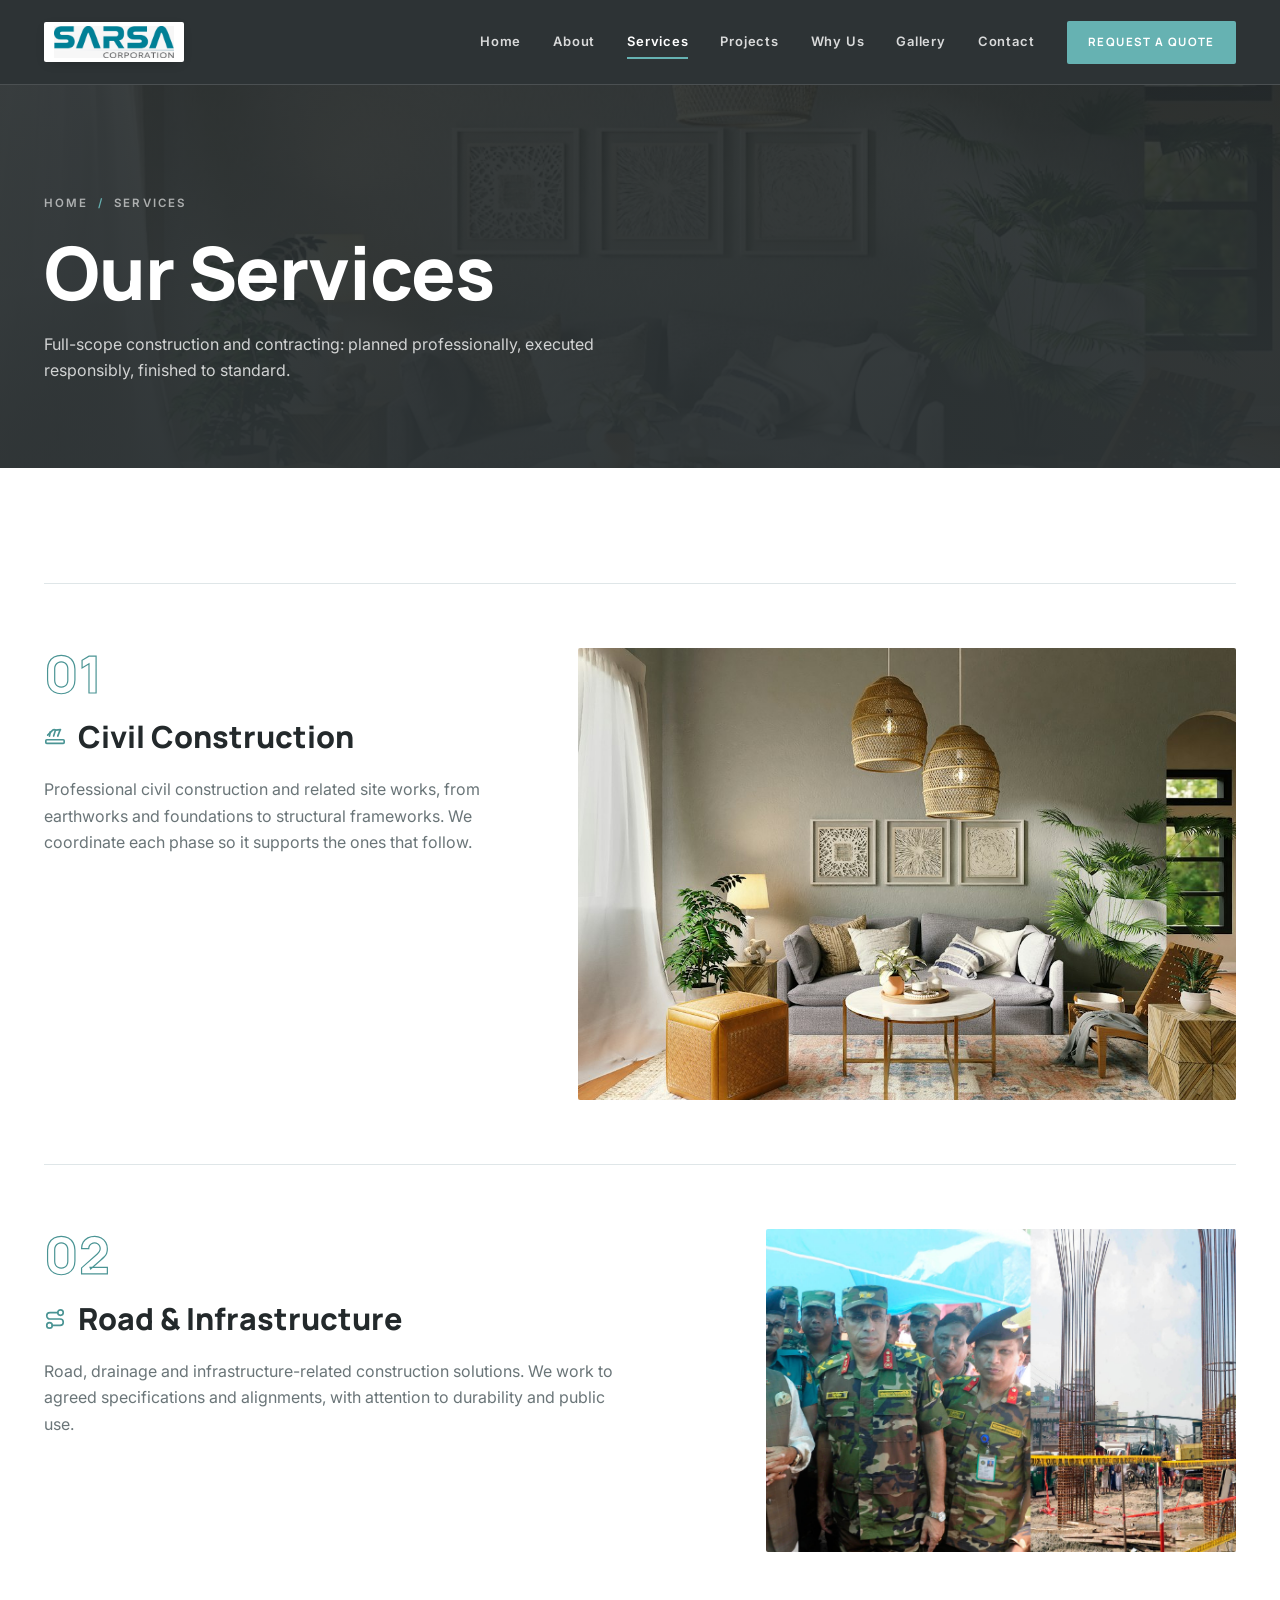
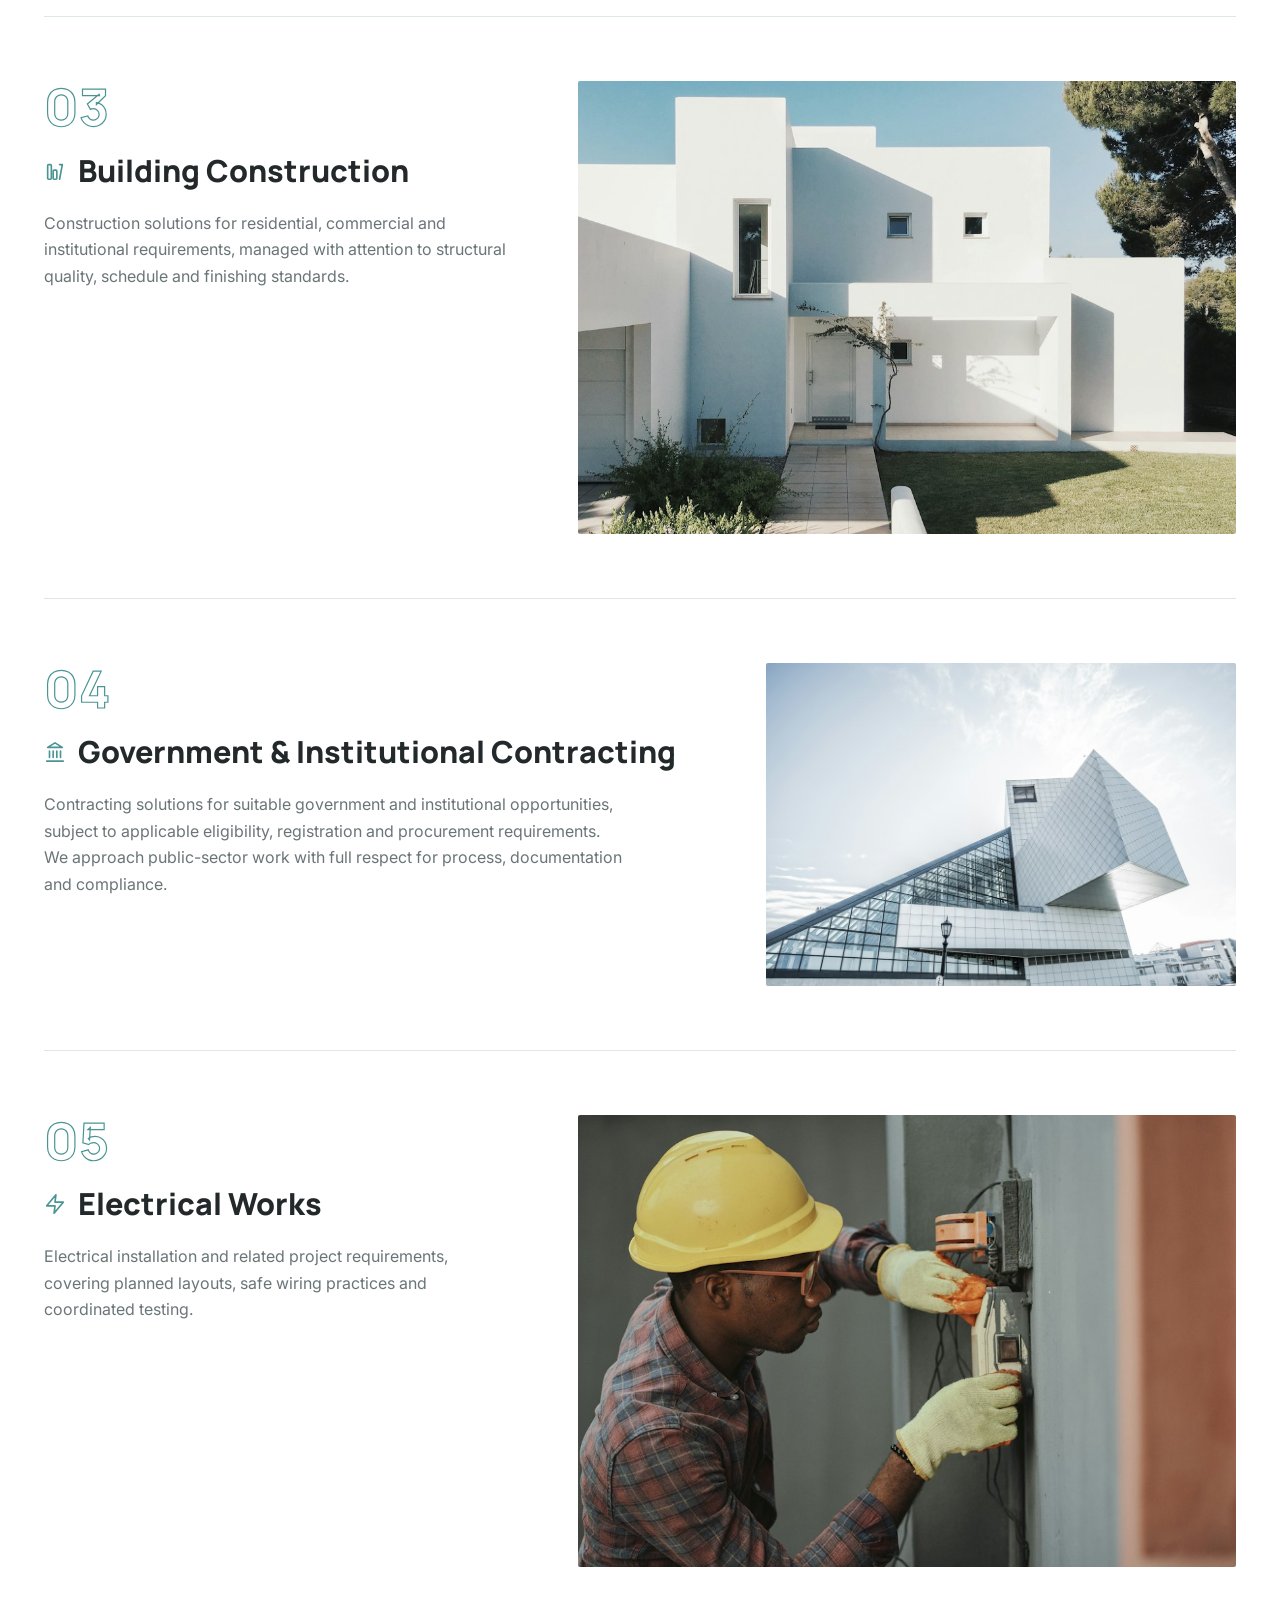
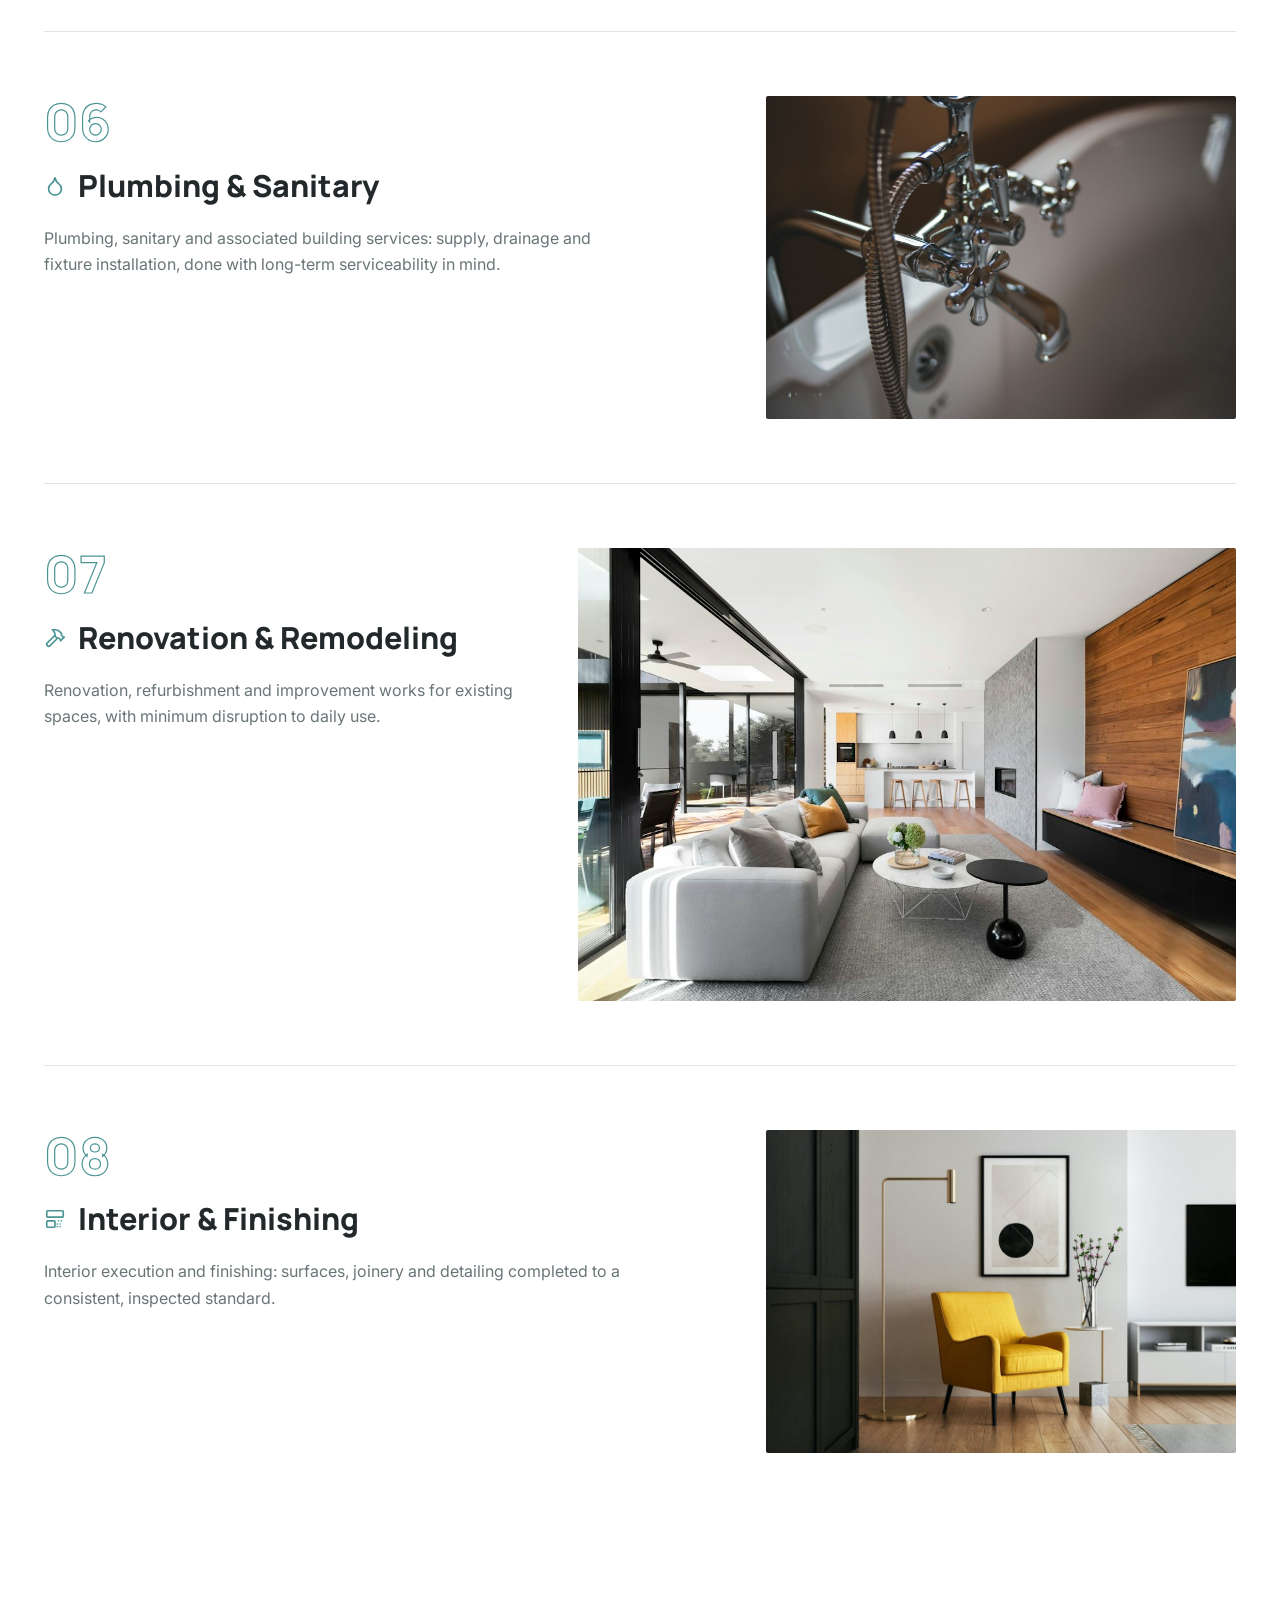
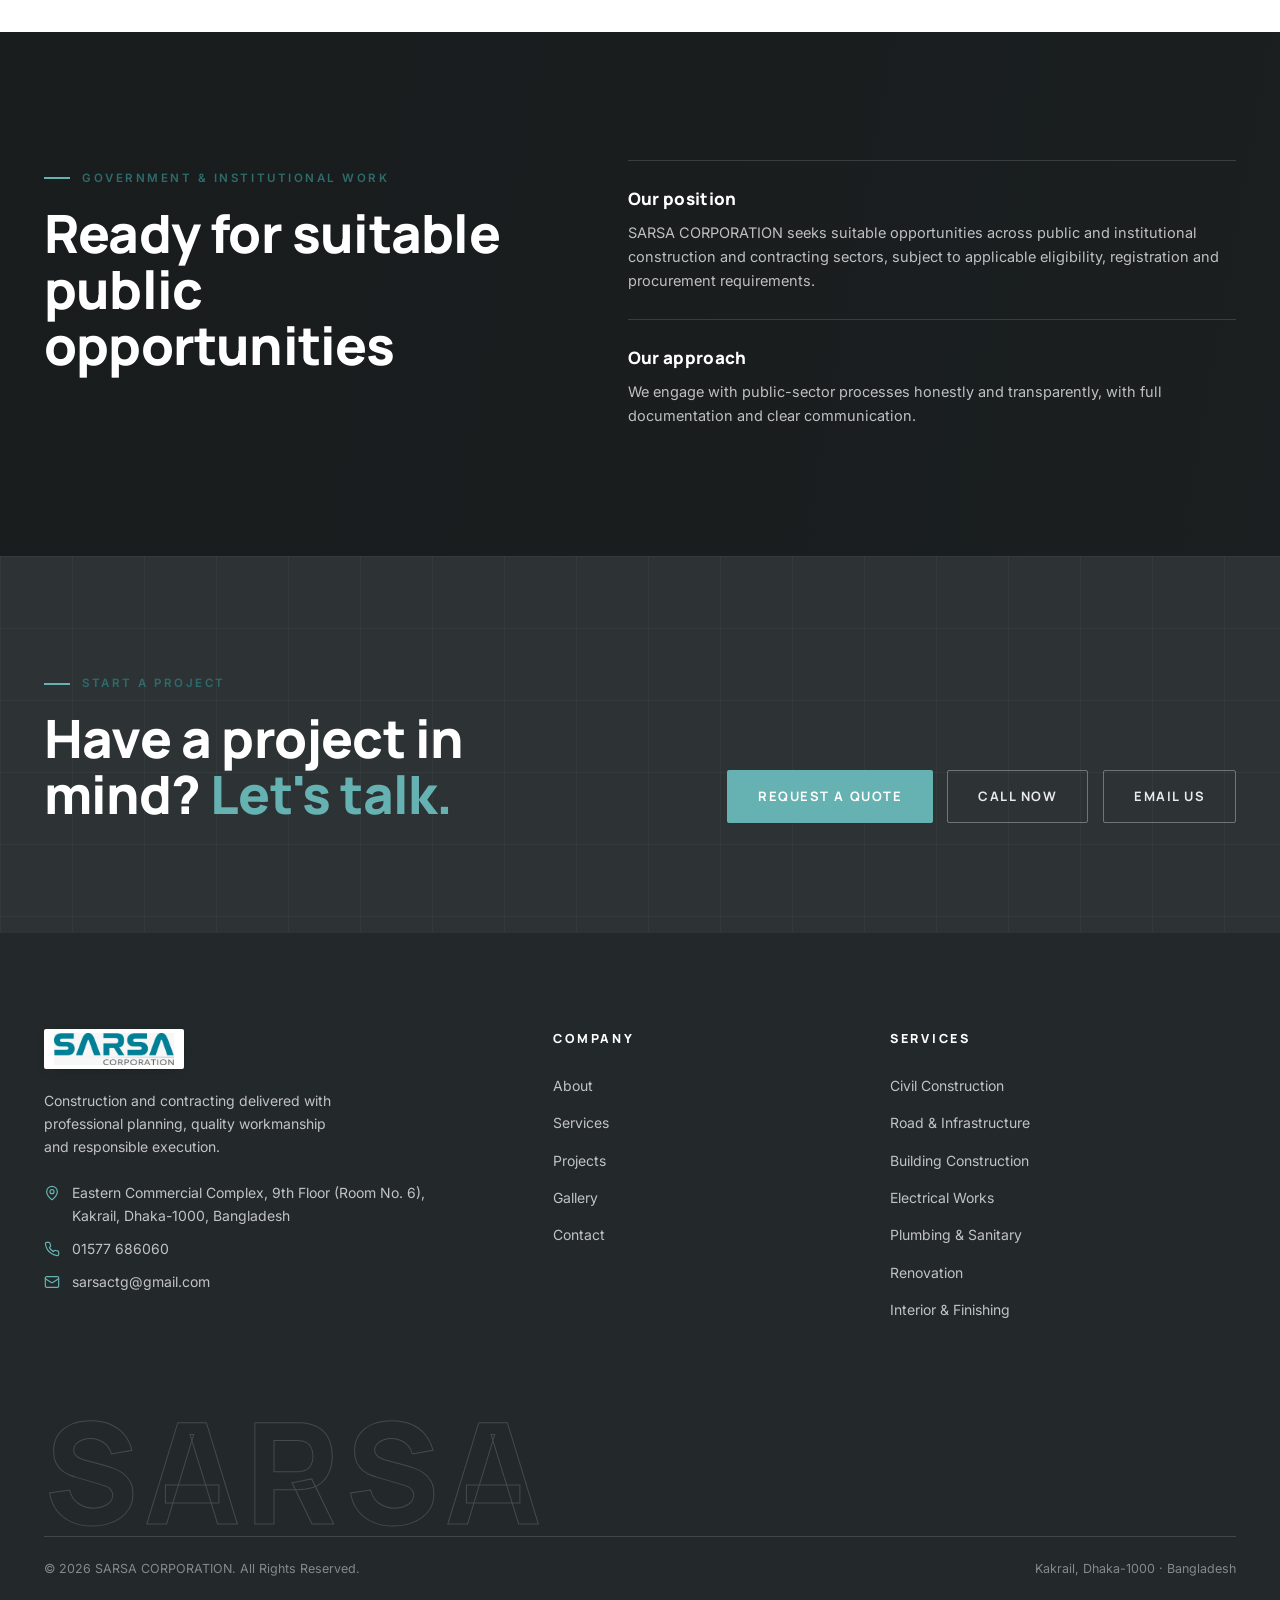
<file: services.html>
<!DOCTYPE html>
<html lang="en">
<head>
  <meta charset="UTF-8">
  <meta name="viewport" content="width=device-width, initial-scale=1.0">

  <title>Services — Civil, Road, Building &amp; MEP Contracting | SARSA CORPORATION Dhaka</title>
  <meta name="description" content="Explore SARSA CORPORATION services: civil construction, road &amp; infrastructure, building construction, government &amp; institutional contracting, electrical works, plumbing &amp; sanitary, renovation and interior finishing in Bangladesh.">
  <meta name="author" content="SARSA CORPORATION">

  <meta property="og:type" content="website">
  <meta property="og:site_name" content="SARSA CORPORATION">
  <meta property="og:title" content="Services — SARSA CORPORATION Construction &amp; Contracting">
  <meta property="og:description" content="Full-scope construction and contracting services from Dhaka, Bangladesh.">
  <meta property="og:url" content="https://www.sarsacorporation.com/services.html">
  <meta property="og:image" content="https://www.sarsacorporation.com/assets/services/civil.jpg">
  <meta name="twitter:card" content="summary_large_image">

  <link rel="canonical" href="https://www.sarsacorporation.com/services.html">
  <link rel="icon" type="image/jpeg" href="assets/logo.jpeg">

  <link rel="preconnect" href="https://fonts.googleapis.com">
  <link rel="preconnect" href="https://fonts.gstatic.com" crossorigin>
  <link href="https://fonts.googleapis.com/css2?family=Inter:wght@400;500;600&family=Manrope:wght@500;600;700;800&display=swap" rel="stylesheet">

  <link rel="stylesheet" href="css/style.css">
  <link rel="stylesheet" href="css/responsive.css">

  <script type="application/ld+json">
  {
    "@context": "https://schema.org",
    "@type": "Service",
    "serviceType": "Construction and Contracting",
    "provider": { "@type": "GeneralContractor", "name": "SARSA CORPORATION" },
    "areaServed": "Bangladesh",
    "hasOfferCatalog": {
      "@type": "OfferCatalog",
      "name": "Construction Services",
      "itemListElement": [
        { "@type": "Offer", "itemOffered": { "@type": "Service", "name": "Civil Construction" } },
        { "@type": "Offer", "itemOffered": { "@type": "Service", "name": "Road & Infrastructure" } },
        { "@type": "Offer", "itemOffered": { "@type": "Service", "name": "Building Construction" } },
        { "@type": "Offer", "itemOffered": { "@type": "Service", "name": "Government & Institutional Contracting" } },
        { "@type": "Offer", "itemOffered": { "@type": "Service", "name": "Electrical Works" } },
        { "@type": "Offer", "itemOffered": { "@type": "Service", "name": "Plumbing & Sanitary Works" } },
        { "@type": "Offer", "itemOffered": { "@type": "Service", "name": "Renovation & Remodeling" } },
        { "@type": "Offer", "itemOffered": { "@type": "Service", "name": "Interior & Finishing" } }
      ]
    }
  }
  </script>
</head>
<body>

  <a class="skip-link" href="#main">Skip to main content</a>

  <header class="site-header site-header--static">
    <div class="site-header__inner">
      <a class="brand" href="index.html" aria-label="SARSA Corporation — home">
        <img class="brand__logo" src="assets/logo.jpeg" alt="SARSA Corporation" width="150" height="40">
      </a>

      <nav class="nav" aria-label="Primary">
        <a class="nav__link" href="index.html">Home</a>
        <a class="nav__link" href="about.html">About</a>
        <a class="nav__link is-active" href="services.html" aria-current="page">Services</a>
        <a class="nav__link" href="projects.html">Projects</a>
        <a class="nav__link" href="index.html#why-sarsa">Why Us</a>
        <a class="nav__link" href="gallery.html">Gallery</a>
        <a class="nav__link" href="contact.html">Contact</a>
        <a class="btn btn--solid btn--sm nav__cta" href="contact.html#quote">Request a Quote</a>
      </nav>

      <button class="burger" aria-label="Open menu" aria-expanded="false" aria-controls="mobile-menu">
        <span></span><span></span><span></span>
      </button>
    </div>
  </header>

  <nav class="mobile-menu" id="mobile-menu" aria-label="Mobile">
    <a class="mobile-menu__link" href="index.html"><small>01</small> Home</a>
    <a class="mobile-menu__link" href="about.html"><small>02</small> About</a>
    <a class="mobile-menu__link is-active" href="services.html"><small>03</small> Services</a>
    <a class="mobile-menu__link" href="projects.html"><small>04</small> Projects</a>
    <a class="mobile-menu__link" href="index.html#why-sarsa"><small>05</small> Why Us</a>
    <a class="mobile-menu__link" href="gallery.html"><small>06</small> Gallery</a>
    <a class="mobile-menu__link" href="contact.html"><small>07</small> Contact</a>
    <div class="mobile-menu__foot">
      <a class="btn btn--solid" href="contact.html#quote">Request a Quote</a>
      <a class="btn btn--ghost" href="tel:+8801577686060">Call Now</a>
    </div>
  </nav>

  <main id="main">

    <!-- ============ page hero ============ -->
    <section class="page-hero">
      <div class="page-hero__media" aria-hidden="true">
        <img src="assets/services/civil.jpg" alt="" width="1000" height="1000" fetchpriority="high">
      </div>
      <div class="container">
        <nav class="breadcrumb" aria-label="Breadcrumb">
          <a href="index.html">Home</a><span aria-hidden="true">/</span><span>Services</span>
        </nav>
        <h1 class="page-hero__title display-1">Our Services</h1>
        <p class="page-hero__lede">
          Full-scope construction and contracting: planned professionally, executed responsibly, finished to standard.
        </p>
      </div>
    </section>

    <!-- ============ services detail ============ -->
    <section class="section" aria-label="Service details">
      <div class="container">
        <!-- 01 civil -->
        <article class="service-row" id="civil">
          <div class="reveal">
            <span class="service-row__no" aria-hidden="true">01</span>
            <h2 class="service-row__title">
              <svg viewBox="0 0 24 24" fill="none" stroke="currentColor" stroke-width="1.8" stroke-linecap="round" stroke-linejoin="round" aria-hidden="true"><path d="M2 18a1 1 0 0 0 1 1h18a1 1 0 0 0 1-1v-2a1 1 0 0 0-1-1H3a1 1 0 0 0-1 1Z"/><path d="m4 10 5.5-5.5a2.12 2.12 0 0 1 3 0L18 4"/><path d="m6 11 .8-4.5"/><path d="m10.5 11 2-6.5"/><path d="m15 11 2.5-6.5"/></svg>
              Civil Construction
            </h2>
            <p class="service-row__text">
              Professional civil construction and related site works, from earthworks and foundations to structural frameworks. We coordinate each phase so it supports the ones that follow.
            </p>
          </div>
          <figure class="service-row__media reveal" style="--d: .1s">
            <img src="assets/services/civil.jpg" alt="Multi-storey structure under construction wrapped in scaffolding" width="1000" height="1000" loading="lazy" decoding="async">
          </figure>
        </article>

        <!-- 02 road -->
        <article class="service-row" id="road">
          <div class="reveal">
            <span class="service-row__no" aria-hidden="true">02</span>
            <h2 class="service-row__title">
              <svg viewBox="0 0 24 24" fill="none" stroke="currentColor" stroke-width="1.8" stroke-linecap="round" stroke-linejoin="round" aria-hidden="true"><circle cx="6" cy="19" r="3"/><path d="M9 19h8.5a3.5 3.5 0 0 0 0-7h-11a3.5 3.5 0 0 1 0-7H15"/><circle cx="18" cy="5" r="3"/></svg>
              Road &amp; Infrastructure
            </h2>
            <p class="service-row__text">
              Road, drainage and infrastructure-related construction solutions. We work to agreed specifications and alignments, with attention to durability and public use.
            </p>
          </div>
          <figure class="service-row__media reveal" style="--d: .1s">
            <img class="road" src="assets/services/road.jpg" alt="Road widening and construction work with steel reinforcement columns in Dhaka, Bangladesh" width="3000" height="1402" loading="lazy" decoding="async">
          </figure>
        </article>

        <!-- 03 building -->
        <article class="service-row" id="building">
          <div class="reveal">
            <span class="service-row__no" aria-hidden="true">03</span>
            <h2 class="service-row__title">
              <svg viewBox="0 0 24 24" fill="none" stroke="currentColor" stroke-width="1.8" stroke-linecap="round" stroke-linejoin="round" aria-hidden="true"><rect width="4" height="16" x="4" y="5" rx="1"/><rect width="4" height="10" x="10" y="11" rx="1"/><path d="M17 5h3l-3 16"/></svg>
              Building Construction
            </h2>
            <p class="service-row__text">
              Construction solutions for residential, commercial and institutional
              requirements, managed with attention to structural quality, schedule and finishing standards.
            </p>
          </div>
          <figure class="service-row__media reveal" style="--d: .1s">
            <img src="assets/services/building.jpg" alt="Completed modern building with clean architectural lines" width="1000" height="1000" loading="lazy" decoding="async">
          </figure>
        </article>

        <!-- 04 government -->
        <article class="service-row" id="government">
          <div class="reveal">
            <span class="service-row__no" aria-hidden="true">04</span>
            <h2 class="service-row__title">
              <svg viewBox="0 0 24 24" fill="none" stroke="currentColor" stroke-width="1.8" stroke-linecap="round" stroke-linejoin="round" aria-hidden="true"><line x1="3" x2="21" y1="22" y2="22"/><line x1="6" x2="6" y1="18" y2="11"/><line x1="10" x2="10" y1="18" y2="11"/><line x1="14" x2="14" y1="18" y2="11"/><line x1="18" x2="18" y1="18" y2="11"/><polygon points="12 2 20 7 4 7"/></svg>
              Government &amp; Institutional Contracting
            </h2>
            <p class="service-row__text">
              Contracting solutions for suitable government and institutional opportunities,
              subject to applicable eligibility, registration and procurement requirements.
              We approach public-sector work with full respect for process, documentation
              and compliance.
            </p>
          </div>
          <figure class="service-row__media reveal" style="--d: .1s">
            <img src="assets/services/government.jpg" alt="Landmark institutional building with curved white facade" width="1000" height="667" loading="lazy" decoding="async">
          </figure>
        </article>

        <!-- 05 electrical -->
        <article class="service-row" id="electrical">
          <div class="reveal">
            <span class="service-row__no" aria-hidden="true">05</span>
            <h2 class="service-row__title">
              <svg viewBox="0 0 24 24" fill="none" stroke="currentColor" stroke-width="1.8" stroke-linecap="round" stroke-linejoin="round" aria-hidden="true"><polygon points="13 2 3 14 12 14 11 22 21 10 12 10 13 2"/></svg>
              Electrical Works
            </h2>
            <p class="service-row__text">
              Electrical installation and related project requirements, covering planned layouts, safe wiring practices and coordinated testing.
            </p>
          </div>
          <figure class="service-row__media reveal" style="--d: .1s">
            <img src="assets/services/electrical.jpg" alt="Electrician in safety gear performing an electrical installation" width="1000" height="668" loading="lazy" decoding="async">
          </figure>
        </article>

        <!-- 06 plumbing -->
        <article class="service-row" id="plumbing">
          <div class="reveal">
            <span class="service-row__no" aria-hidden="true">06</span>
            <h2 class="service-row__title">
              <svg viewBox="0 0 24 24" fill="none" stroke="currentColor" stroke-width="1.8" stroke-linecap="round" stroke-linejoin="round" aria-hidden="true"><path d="M12 22a7 7 0 0 0 7-7c0-2-1-3.9-3-5.5s-3.5-4-4-6.5c-.5 2.5-2 4.9-4 6.5C6 11.1 5 13 5 15a7 7 0 0 0 7 7z"/></svg>
              Plumbing &amp; Sanitary
            </h2>
            <p class="service-row__text">
              Plumbing, sanitary and associated building services: supply, drainage and fixture installation, done with long-term serviceability in mind.
            </p>
          </div>
          <figure class="service-row__media reveal" style="--d: .1s">
            <img src="assets/services/plumbing.jpg" alt="Stainless steel sanitary ware installed in a commercial facility" width="1000" height="667" loading="lazy" decoding="async">
          </figure>
        </article>

        <!-- 07 renovation -->
        <article class="service-row" id="renovation">
          <div class="reveal">
            <span class="service-row__no" aria-hidden="true">07</span>
            <h2 class="service-row__title">
              <svg viewBox="0 0 24 24" fill="none" stroke="currentColor" stroke-width="1.8" stroke-linecap="round" stroke-linejoin="round" aria-hidden="true"><path d="m15 12-8.373 8.373a1 1 0 1 1-3-3L12 9"/><path d="m18 15 4-4"/><path d="m21.5 11.5-1.914-1.914A2 2 0 0 1 19 8.172V7l-2.26-2.26a6 6 0 0 0-4.202-1.756L9 2.96l.92.82A6.18 6.18 0 0 1 12 8.4V10l2 2h1.172a2 2 0 0 1 1.414.586L18.5 14.5"/></svg>
              Renovation &amp; Remodeling
            </h2>
            <p class="service-row__text">
              Renovation, refurbishment and improvement works for existing spaces, with minimum disruption to daily use.
            </p>
          </div>
          <figure class="service-row__media reveal" style="--d: .1s">
            <img src="assets/services/renovation.jpg" alt="Freshly renovated modern interior with quality finishes" width="1000" height="680" loading="lazy" decoding="async">
          </figure>
        </article>

        <!-- 08 interior -->
        <article class="service-row" id="interior">
          <div class="reveal">
            <span class="service-row__no" aria-hidden="true">08</span>
            <h2 class="service-row__title">
              <svg viewBox="0 0 24 24" fill="none" stroke="currentColor" stroke-width="1.8" stroke-linecap="round" stroke-linejoin="round" aria-hidden="true"><rect width="18" height="7" x="3" y="3" rx="1"/><rect width="9" height="7" x="3" y="14" rx="1"/><path d="M16 14h.01"/><path d="M19 14h.01"/><path d="M14.5 17.5h.01"/><path d="M17.5 17.5h.01"/><path d="M14.5 20.5h.01"/><path d="M17.5 20.5h.01"/></svg>
              Interior &amp; Finishing
            </h2>
            <p class="service-row__text">
              Interior execution and finishing: surfaces, joinery and detailing completed to a consistent, inspected standard.
            </p>
          </div>
          <figure class="service-row__media reveal" style="--d: .1s">
            <img src="assets/services/interior.jpg" alt="Finished interior with quality materials and refined detailing" width="1000" height="882" loading="lazy" decoding="async">
          </figure>
        </article>
      </div>
    </section>

    <!-- ============ government positioning ============ -->
    <section class="quality" aria-labelledby="gov-title">
      <div class="quality__bg" aria-hidden="true">
        <img src="assets/quality/quality-bg.jpg" alt="" width="1900" height="1384" loading="lazy" decoding="async">
      </div>
      <div class="container">
        <div class="quality-grid">
          <div class="reveal">
            <p class="eyebrow">Government &amp; institutional work</p>
            <h2 class="display-2" id="gov-title">Ready for suitable<br>public opportunities</h2>
          </div>
          <div class="quality-cols">
            <div class="quality-col reveal" style="--d: .08s">
              <h3>Our position</h3>
              <p>SARSA CORPORATION seeks suitable opportunities across public and institutional construction and contracting sectors, subject to applicable eligibility, registration and procurement requirements.</p>
            </div>
            <div class="quality-col reveal" style="--d: .16s">
              <h3>Our approach</h3>
              <p>We engage with public-sector processes honestly and transparently, with full documentation and clear communication.</p>
            </div>
          </div>
        </div>
      </div>
    </section>

    <!-- ============ CTA band ============ -->
    <section class="cta-band" aria-labelledby="cta-title">
      <div class="container">
        <div class="cta-band__inner">
          <div class="reveal">
            <p class="eyebrow">Start a project</p>
            <h2 class="display-2 cta-band__title" id="cta-title">Have a project in mind? <em>Let's talk.</em></h2>
          </div>
          <div class="cta-band__actions reveal" style="--d: .1s">
            <a class="btn btn--solid" href="contact.html#quote">Request a Quote</a>
            <a class="btn btn--ghost" href="tel:+8801577686060">Call Now</a>
            <a class="btn btn--ghost" href="mailto:sarsactg@gmail.com">Email Us</a>
          </div>
        </div>
      </div>
    </section>

  </main>

  <footer class="site-footer">
    <div class="container">
      <div class="footer-grid">
        <div class="footer-brand">
          <a class="brand" href="index.html" aria-label="SARSA Corporation — home">
            <img class="brand__logo" src="assets/logo.jpeg" alt="SARSA Corporation" width="150" height="40">
          </a>
          <p>Construction and contracting delivered with professional planning, quality workmanship and responsible execution.</p>

          <ul class="footer-addr">
            <li>
              <svg viewBox="0 0 24 24" fill="none" stroke="currentColor" stroke-width="1.8" stroke-linecap="round" stroke-linejoin="round" aria-hidden="true"><path d="M20 10c0 4.993-5.539 10.193-7.399 11.799a1 1 0 0 1-1.202 0C9.539 20.193 4 14.993 4 10a8 8 0 0 1 16 0"/><circle cx="12" cy="10" r="3"/></svg>
              <span>Eastern Commercial Complex, 9th Floor (Room No. 6), Kakrail, Dhaka-1000, Bangladesh</span>
            </li>
            <li>
              <svg viewBox="0 0 24 24" fill="none" stroke="currentColor" stroke-width="1.8" stroke-linecap="round" stroke-linejoin="round" aria-hidden="true"><path d="M22 16.92v3a2 2 0 0 1-2.18 2 19.79 19.79 0 0 1-8.63-3.07 19.5 19.5 0 0 1-6-6 19.79 19.79 0 0 1-3.07-8.67A2 2 0 0 1 4.11 2h3a2 2 0 0 1 2 1.72 12.84 12.84 0 0 0 .7 2.81 2 2 0 0 1-.45 2.11L8.09 9.91a16 16 0 0 0 6 6l1.27-1.27a2 2 0 0 1 2.11-.45 12.84 12.84 0 0 0 2.81.7A2 2 0 0 1 22 16.92z"/></svg>
              <a href="tel:+8801577686060">01577 686060</a>
            </li>
            <li>
              <svg viewBox="0 0 24 24" fill="none" stroke="currentColor" stroke-width="1.8" stroke-linecap="round" stroke-linejoin="round" aria-hidden="true"><rect width="20" height="16" x="2" y="4" rx="2"/><path d="m22 7-8.97 5.7a1.94 1.94 0 0 1-2.06 0L2 7"/></svg>
              <a href="mailto:sarsactg@gmail.com">sarsactg@gmail.com</a>
            </li>
          </ul>
        </div>

        <nav class="footer-col" aria-label="Quick links">
          <h3>Company</h3>
          <ul>
            <li><a href="about.html">About</a></li>
            <li><a href="services.html">Services</a></li>
            <li><a href="projects.html">Projects</a></li>
            <li><a href="gallery.html">Gallery</a></li>
            <li><a href="contact.html">Contact</a></li>
          </ul>
        </nav>

        <nav class="footer-col" aria-label="Services">
          <h3>Services</h3>
          <ul>
            <li><a href="services.html#civil">Civil Construction</a></li>
            <li><a href="services.html#road">Road &amp; Infrastructure</a></li>
            <li><a href="services.html#building">Building Construction</a></li>
            <li><a href="services.html#electrical">Electrical Works</a></li>
            <li><a href="services.html#plumbing">Plumbing &amp; Sanitary</a></li>
            <li><a href="services.html#renovation">Renovation</a></li>
            <li><a href="services.html#interior">Interior &amp; Finishing</a></li>
          </ul>
        </nav>
      </div>

      <div class="footer-wordmark" aria-hidden="true">SARSA</div>

      <div class="footer-bottom">
        <p>© <span id="year">2026</span> SARSA CORPORATION. All Rights Reserved.</p>
        <p>Kakrail, Dhaka-1000 · Bangladesh</p>
      </div>
    </div>
  </footer>

  <script src="js/main.js" defer></script>
</body>
</html>
</file>
<file: css/style.css>
/* ==========================================================================
   SARSA CORPORATION — Construction & Contracting
   stylesheet: style.css  (design system + components)
   --------------------------------------------------------------------------
   Palette   : teal #66b2b2 · charcoal #2d3335 · paper #ffffff · mist #f5f7f8
   Type      : Manrope (display) · Inter (body)
   Signature : architectural "drawing sheet" annotations + hairline frames
   ========================================================================== */

/* ---------- tokens ---------- */
:root {
  --teal:        #66b2b2;
  --teal-deep:   #4a9494;
  --teal-ink:    #2e6b6b;
  --teal-wash:   #eef5f5;

  --ink:         #23292b;
  --charcoal:    #2d3335;
  --coal-deep:   #23282a;
  --steel:       #6a7578;
  --mist:        #f5f7f8;
  --line:        #dfe6e8;
  --line-dark:   rgba(255, 255, 255, 0.14);
  --paper:       #ffffff;

  --font-display: "Manrope", "Segoe UI", sans-serif;
  --font-body:    "Inter", "Segoe UI", sans-serif;

  --container:    1240px;
  --gutter:       clamp(20px, 4vw, 44px);
  --section-y:    clamp(72px, 9vw, 120px);

  --radius:       2px;
  --ease:         cubic-bezier(0.22, 1, 0.36, 1);
  --shadow-lift:  0 18px 44px -18px rgba(35, 41, 43, 0.28);
}

/* ---------- reset ---------- */
*, *::before, *::after { box-sizing: border-box; margin: 0; padding: 0; }

html {
  scroll-behavior: smooth;
  -webkit-text-size-adjust: 100%;
}

body {
  font-family: var(--font-body);
  font-size: 16px;
  line-height: 1.65;
  color: var(--ink);
  background: var(--paper);
  -webkit-font-smoothing: antialiased;
}

img { display: block; max-width: 100%; height: auto; }
a { color: inherit; text-decoration: none; }
ul, ol { list-style: none; }
button { font: inherit; cursor: pointer; background: none; border: 0; }
input, select, textarea { font: inherit; color: inherit; }

::selection { background: var(--teal); color: #fff; }

:focus-visible {
  outline: 2px solid var(--teal-deep);
  outline-offset: 3px;
}

.skip-link {
  position: absolute;
  left: 16px;
  top: -60px;
  z-index: 200;
  background: var(--charcoal);
  color: #fff;
  padding: 10px 18px;
  font-size: 14px;
  transition: top 0.2s var(--ease);
}
.skip-link:focus { top: 16px; }

/* ==========================================================================
   layout primitives
   ========================================================================== */
.container {
  width: min(var(--container), 100% - var(--gutter) * 2);
  margin-inline: auto;
}

.section { padding-block: var(--section-y); }
.section--mist { background: var(--mist); }
.section--dark {
  background: var(--charcoal);
  color: #fff;
}

/* ---------- headings & type ---------- */
.display-1, .display-2 { font-family: var(--font-display); font-weight: 800; line-height: 1.06; letter-spacing: -0.015em; }
.display-1 { font-size: clamp(2.6rem, 6vw, 4.6rem); }
.display-2 { font-size: clamp(2rem, 4.4vw, 3.3rem); }
.display-3 { font-size: clamp(1.45rem, 2.6vw, 2rem); font-weight: 700; line-height: 1.2; letter-spacing: -0.01em; }

.eyebrow {
  display: inline-flex;
  align-items: center;
  gap: 12px;
  font-size: 11.5px;
  font-weight: 600;
  letter-spacing: 0.22em;
  text-transform: uppercase;
  color: var(--teal-ink);
  margin-bottom: 18px;
}
.eyebrow::before { content: ""; width: 26px; height: 2px; background: var(--teal); }
.section--dark .eyebrow { color: var(--teal); }

.lede {
  font-size: clamp(1.05rem, 1.4vw, 1.18rem);
  color: var(--steel);
  max-width: 56ch;
}
.section--dark .lede { color: rgba(255, 255, 255, 0.72); }

.section-head { max-width: 720px; margin-bottom: clamp(36px, 5vw, 60px); }
.section-head .lede { margin-top: 18px; }
.section-head--split {
  max-width: none;
  display: flex;
  justify-content: space-between;
  align-items: flex-end;
  gap: 40px;
  flex-wrap: wrap;
}

.accent-teal { color: var(--teal); }

/* ==========================================================================
   buttons
   ========================================================================== */
.btn {
  display: inline-flex;
  align-items: center;
  justify-content: center;
  gap: 10px;
  padding: 15px 30px;
  font-family: var(--font-display);
  font-size: 13px;
  font-weight: 700;
  letter-spacing: 0.12em;
  text-transform: uppercase;
  border-radius: var(--radius);
  border: 1px solid transparent;
  transition: background 0.25s var(--ease), color 0.25s var(--ease),
              border-color 0.25s var(--ease), transform 0.25s var(--ease);
  will-change: transform;
}
.btn:hover { transform: translateY(-2px); }
.btn:active { transform: translateY(0); }

.btn--solid { background: var(--teal); color: #fff; }
.btn--solid:hover { background: var(--teal-deep); }

.btn--dark { background: var(--charcoal); color: #fff; }
.btn--dark:hover { background: var(--ink); }

.btn--ghost { border-color: rgba(255, 255, 255, 0.32); color: rgba(255, 255, 255, 0.9); }
.btn--ghost:hover { border-color: var(--teal); background: rgba(102, 178, 178, 0.12); }

.btn--outline { border-color: var(--ink); color: var(--ink); }
.btn--outline:hover { background: var(--ink); color: #fff; }

.btn--sm { padding: 11px 20px; font-size: 11.5px; }

.btn svg { width: 15px; height: 15px; }

/* text link with arrow */
.arrow-link {
  display: inline-flex;
  align-items: center;
  gap: 8px;
  font-family: var(--font-display);
  font-size: 12.5px;
  font-weight: 700;
  letter-spacing: 0.14em;
  text-transform: uppercase;
  color: var(--teal-ink);
  padding-bottom: 4px;
  border-bottom: 1px solid transparent;
  transition: border-color 0.25s var(--ease), gap 0.25s var(--ease);
}
.arrow-link:hover { border-color: var(--teal); gap: 13px; }
.arrow-link svg { width: 14px; height: 14px; flex: none; }
.section--dark .arrow-link { color: var(--teal); }

/* ==========================================================================
   header / navigation
   ========================================================================== */
.site-header {
  position: fixed;
  inset: 0 0 auto 0;
  z-index: 100;
  transition: background 0.35s var(--ease), box-shadow 0.35s var(--ease),
              border-color 0.35s var(--ease);
  border-bottom: 1px solid transparent;
}
.site-header__inner {
  width: min(1400px, 100% - var(--gutter) * 2);
  margin-inline: auto;
  display: flex;
  align-items: center;
  justify-content: space-between;
  gap: 28px;
  height: 84px;
  transition: height 0.35s var(--ease);
}

.brand {
  display: inline-flex;
  align-items: center;
  gap: 13px;
  color: #fff;
}
.brand__logo {
  display: block;
  height: 40px;
  width: auto;
  padding: 4px 10px;
  background: #fff;
  border-radius: var(--radius);
  object-fit: contain;
  box-shadow: 0 3px 14px -8px rgba(0, 0, 0, 0.55);
}

/* refined state on scroll */
.site-header.is-scrolled {
  background: rgba(255, 255, 255, 0.96);
  backdrop-filter: blur(10px);
  border-bottom-color: var(--line);
  box-shadow: 0 6px 24px -18px rgba(35, 41, 43, 0.35);
}
.site-header.is-scrolled .site-header__inner { height: 66px; }
.site-header.is-scrolled .brand__logo { height: 34px; padding: 3px 8px; }
.site-header.is-scrolled .brand { color: var(--ink); }

/* pages without full-bleed hero: solid header from start */
.site-header--static {
  background: var(--charcoal);
  border-bottom-color: var(--line-dark);
}

.nav { display: flex; align-items: center; gap: 6px; }
.nav__link {
  position: relative;
  padding: 10px 13px;
  font-size: 13px;
  font-weight: 600;
  letter-spacing: 0.06em;
  color: rgba(255, 255, 255, 0.82);
  transition: color 0.25s var(--ease);
}
.nav__link::after {
  content: "";
  position: absolute;
  left: 13px; right: 13px; bottom: 4px;
  height: 2px;
  background: var(--teal);
  transform: scaleX(0);
  transform-origin: left;
  transition: transform 0.3s var(--ease);
}
.nav__link:hover { color: #fff; }
.nav__link:hover::after,
.nav__link.is-active::after { transform: scaleX(1); }
.nav__link.is-active { color: #fff; }

.site-header.is-scrolled .nav__link { color: var(--steel); }
.site-header.is-scrolled .nav__link:hover,
.site-header.is-scrolled .nav__link.is-active { color: var(--ink); }

.nav__cta { margin-left: 14px; }
/* over the hero: nav CTA stays quiet so the hero button leads */
.site-header:not(.is-scrolled):not(.site-header--static) .nav__cta {
  background: transparent;
  border: 1px solid rgba(255, 255, 255, 0.35);
}
.site-header:not(.is-scrolled):not(.site-header--static) .nav__cta:hover {
  border-color: var(--teal);
  background: rgba(102, 178, 178, 0.14);
}

/* burger */
.burger {
  display: none;
  flex-direction: column;
  justify-content: center;
  gap: 6px;
  width: 46px; height: 46px;
  padding: 0 11px;
  z-index: 130;
}
.burger span {
  display: block;
  height: 2px;
  background: #fff;
  transition: transform 0.3s var(--ease), opacity 0.3s var(--ease), background 0.3s var(--ease);
}
.site-header.is-scrolled .burger span,
.site-header--static .burger.open span { background: currentColor; }
.site-header.is-scrolled .burger { color: var(--ink); }
.burger.open span { background: #fff; }
.burger.open span:nth-child(1) { transform: translateY(8px) rotate(45deg); }
.burger.open span:nth-child(2) { opacity: 0; }
.burger.open span:nth-child(3) { transform: translateY(-8px) rotate(-45deg); }

/* mobile menu */
.mobile-menu {
  position: fixed;
  inset: 0;
  z-index: 120;
  background: var(--charcoal);
  display: flex;
  flex-direction: column;
  justify-content: center;
  padding: 100px var(--gutter) 44px;
  opacity: 0;
  visibility: hidden;
  transition: opacity 0.35s var(--ease), visibility 0.35s;
}
.mobile-menu.open { opacity: 1; visibility: visible; }
.mobile-menu__link {
  display: flex;
  align-items: baseline;
  gap: 14px;
  padding: 13px 0;
  font-family: var(--font-display);
  font-size: clamp(1.5rem, 6vw, 2.1rem);
  font-weight: 800;
  color: #fff;
  border-bottom: 1px solid var(--line-dark);
  transform: translateY(14px);
  opacity: 0;
  transition: transform 0.4s var(--ease), opacity 0.4s var(--ease), color 0.25s;
}
.mobile-menu.open .mobile-menu__link { transform: none; opacity: 1; }
.mobile-menu__link:hover { color: var(--teal); }
.mobile-menu__link.is-active { color: var(--teal); }
.mobile-menu__link small {
  font-family: var(--font-body);
  font-size: 11px;
  font-weight: 600;
  letter-spacing: 0.18em;
  color: var(--teal);
}
.mobile-menu__foot {
  margin-top: 34px;
  display: flex;
  flex-wrap: wrap;
  gap: 12px;
}

/* ==========================================================================
   hero (home)
   ========================================================================== */
.hero {
  position: relative;
  min-height: 100svh;
  display: flex;
  align-items: flex-end;
  color: #fff;
  isolation: isolate;
  padding-bottom: clamp(84px, 12vh, 130px);
}
.hero__media { position: absolute; inset: 0; z-index: -2; overflow: hidden; }
.hero__media img,
.hero__media video { width: 100%; height: 100%; object-fit: cover; object-position: center 38%; }

/* slow cinematic drift — calm, easy on the eyes */
.hero__media img {
  transform-origin: center 40%;
  animation: kenburns 30s ease-in-out infinite alternate;
}
@keyframes kenburns {
  from { transform: scale(1) translateX(0); }
  to   { transform: scale(1.1) translateX(-1.2%); }
}
.hero__media::after {
  content: "";
  position: absolute;
  inset: 0;
  background:
    linear-gradient(90deg, rgba(24, 28, 29, 0.72) 0%, rgba(24, 28, 29, 0.42) 42%, rgba(24, 28, 29, 0.12) 72%, rgba(24, 28, 29, 0.38) 100%),
    linear-gradient(180deg, rgba(24, 28, 29, 0.58) 0%, rgba(24, 28, 29, 0.4) 42%, rgba(24, 28, 29, 0.88) 100%);
}
/* blueprint grid, very quiet */
.hero__media::before {
  content: "";
  position: absolute;
  inset: 0;
  z-index: 1;
  background-image:
    linear-gradient(rgba(255, 255, 255, 0.045) 1px, transparent 1px),
    linear-gradient(90deg, rgba(255, 255, 255, 0.045) 1px, transparent 1px);
  background-size: 88px 88px;
  pointer-events: none;
}

.hero__cat {
  display: flex;
  flex-wrap: wrap;
  gap: 10px 18px;
  font-size: 11px;
  font-weight: 600;
  letter-spacing: 0.24em;
  text-transform: uppercase;
  color: rgba(255, 255, 255, 0.9);
  margin-bottom: 22px;
}
.hero__cat span { display: inline-flex; align-items: center; gap: 18px; }
.hero__cat span:not(:last-child)::after { content: "·"; color: var(--teal); font-weight: 800; }

.hero__title { max-width: 13ch; font-size: clamp(2.7rem, 7vw, 5.4rem); }
.hero__title em {
  font-style: normal;
  color: var(--teal);
  display: block;
}
.hero__lede {
  margin-top: 34px;
  max-width: 54ch;
  font-size: clamp(1rem, 1.35vw, 1.15rem);
  line-height: 1.7;
  color: rgba(255, 255, 255, 0.85);
}
.hero__actions { display: flex; flex-wrap: wrap; gap: 14px; margin-top: 44px; }

.hero__side {
  position: absolute;
  right: 40px;
  bottom: 130px;
  z-index: 2;
  writing-mode: vertical-rl;
  font-size: 10.5px;
  font-weight: 600;
  letter-spacing: 0.32em;
  text-transform: uppercase;
  color: rgba(255, 255, 255, 0.55);
}

.scroll-hint {
  position: absolute;
  left: 50%;
  bottom: 34px;
  transform: translateX(-50%);
  z-index: 2;
  display: flex;
  flex-direction: column;
  align-items: center;
  gap: 10px;
  font-size: 10px;
  font-weight: 600;
  letter-spacing: 0.3em;
  text-transform: uppercase;
  color: rgba(255, 255, 255, 0.6);
}
.scroll-hint::after {
  content: "";
  width: 1px; height: 42px;
  background: linear-gradient(var(--teal), transparent);
  animation: drip 2.2s var(--ease) infinite;
}
@keyframes drip {
  0%   { transform: scaleY(0); transform-origin: top; }
  45%  { transform: scaleY(1); transform-origin: top; }
  55%  { transform: scaleY(1); transform-origin: bottom; }
  100% { transform: scaleY(0); transform-origin: bottom; }
}

/* ==========================================================================
   sub-page hero
   ========================================================================== */
.page-hero {
  position: relative;
  padding: calc(84px + clamp(56px, 9vw, 110px)) 0 clamp(48px, 7vw, 84px);
  color: #fff;
  background: var(--charcoal);
  isolation: isolate;
  overflow: hidden;
}
.page-hero__media { position: absolute; inset: 0; z-index: -1; }
.page-hero__media img { width: 100%; height: 100%; object-fit: cover; opacity: 0.36; }
.page-hero__media::after {
  content: "";
  position: absolute; inset: 0;
  background: linear-gradient(180deg, rgba(35, 40, 42, 0.7), rgba(45, 51, 53, 0.92));
}
.page-hero .breadcrumb {
  display: flex;
  gap: 10px;
  font-size: 11.5px;
  font-weight: 600;
  letter-spacing: 0.18em;
  text-transform: uppercase;
  color: rgba(255, 255, 255, 0.6);
  margin-bottom: 20px;
}
.page-hero .breadcrumb a:hover { color: var(--teal); }
.page-hero .breadcrumb span[aria-hidden] { color: var(--teal); }
.page-hero__title { max-width: 16ch; }
.page-hero__lede { margin-top: 20px; max-width: 60ch; color: rgba(255, 255, 255, 0.78); }

/* ==========================================================================
   marquee strip
   ========================================================================== */
.marquee {
  border-block: 1px solid var(--line);
  background: var(--paper);
  overflow: hidden;
  padding-block: 18px;
  position: relative;
}
.marquee__track {
  display: flex;
  gap: 0;
  width: max-content;
  animation: marquee 36s linear infinite;
}
.marquee__item {
  display: inline-flex;
  align-items: center;
  gap: 26px;
  padding-right: 26px;
  font-family: var(--font-display);
  font-size: 13px;
  font-weight: 700;
  letter-spacing: 0.22em;
  text-transform: uppercase;
  color: var(--steel);
  white-space: nowrap;
}
.marquee__item::after {
  content: "";
  width: 8px; height: 8px;
  background: var(--teal);
  transform: rotate(45deg);
}
@keyframes marquee { to { transform: translateX(-50%); } }

/* ==========================================================================
   home about
   ========================================================================== */
.about-grid {
  display: grid;
  grid-template-columns: minmax(0, 6fr) minmax(0, 5fr);
  gap: clamp(36px, 6vw, 84px);
  align-items: center;
}
.about-grid__media { position: relative; }
.about-grid__media img { width: 100%; aspect-ratio: 4 / 4.6; object-fit: cover; }
.about-grid__media::before {
  content: "";
  position: absolute;
  inset: 22px -22px -22px 22px;
  border: 1px solid var(--teal);
  z-index: -1;
}
.about-grid__media figcaption {
  position: absolute;
  left: 0;
  bottom: -34px;
  font-size: 10.5px;
  font-weight: 600;
  letter-spacing: 0.2em;
  text-transform: uppercase;
  color: var(--steel);
}
.about-grid__body .lede { margin: 22px 0 30px; }

.values-list { display: grid; grid-template-columns: 1fr 1fr; gap: 0; border-top: 1px solid var(--line); }
.values-list li {
  display: flex;
  align-items: center;
  gap: 12px;
  padding: 13px 4px;
  border-bottom: 1px solid var(--line);
  font-size: 13.5px;
  font-weight: 600;
  letter-spacing: 0.04em;
}
.values-list li::before {
  content: "";
  width: 8px; height: 8px;
  border: 1.5px solid var(--teal);
  transform: rotate(45deg);
  flex: none;
}
.about-grid__cta { margin-top: 34px; }

/* ==========================================================================
   services
   ========================================================================== */
.services-grid {
  display: grid;
  grid-template-columns: repeat(3, 1fr);
  gap: 26px;
}
.service-card {
  position: relative;
  display: flex;
  flex-direction: column;
  background: var(--paper);
  border: 1px solid var(--line);
  border-radius: var(--radius);
  transition: border-color 0.3s var(--ease), box-shadow 0.3s var(--ease), transform 0.3s var(--ease);
}
.service-card:hover {
  border-color: var(--teal);
  box-shadow: var(--shadow-lift);
  transform: translateY(-4px);
}
.service-card:nth-child(3n + 2) { transform: translateY(26px); }
.service-card:nth-child(3n + 2):hover { transform: translateY(22px); }

.service-card__media { overflow: hidden; aspect-ratio: 16 / 10; background: var(--mist); }
.service-card__media img {
  width: 100%; height: 100%;
  object-fit: cover;
  transition: transform 0.6s var(--ease);
}
.service-card:hover .service-card__media img { transform: scale(1.05); }
.service-card__media img.road { object-position: 72% 45%; }

.service-card__body { display: flex; flex-direction: column; gap: 10px; padding: 26px 26px 24px; flex: 1; }
.service-card__no {
  font-family: var(--font-display);
  font-size: 12px;
  font-weight: 800;
  letter-spacing: 0.14em;
  color: var(--teal-deep);
}
.service-card__title {
  display: flex;
  align-items: center;
  gap: 10px;
  font-family: var(--font-display);
  font-size: 18.5px;
  font-weight: 800;
  letter-spacing: -0.01em;
}
.service-card__title svg { width: 19px; height: 19px; color: var(--teal-deep); flex: none; }
.service-card__text { font-size: 14.5px; color: var(--steel); flex: 1; }
.service-card__link { margin-top: 10px; }

/* services page: detail layout */
.service-row {
  display: grid;
  grid-template-columns: minmax(0, 5fr) minmax(0, 7fr);
  gap: clamp(28px, 5vw, 70px);
  padding: clamp(36px, 5vw, 64px) 0;
  border-top: 1px solid var(--line);
  align-items: start;
}
.service-row__media { overflow: hidden; border-radius: var(--radius); }
.service-row__media img { width: 100%; aspect-ratio: 16 / 11; object-fit: cover; transition: transform 0.6s var(--ease); }
.service-row:hover .service-row__media img { transform: scale(1.04); }
.service-row__no {
  font-family: var(--font-display);
  font-weight: 800;
  font-size: clamp(2.4rem, 4vw, 3.4rem);
  color: transparent;
  -webkit-text-stroke: 1.2px var(--teal-deep);
  line-height: 1;
}
.service-row__title {
  display: flex;
  align-items: center;
  gap: 12px;
  font-family: var(--font-display);
  font-size: clamp(1.4rem, 2.4vw, 1.9rem);
  font-weight: 800;
  margin: 12px 0 14px;
}
.service-row__title svg { width: 22px; height: 22px; color: var(--teal-deep); flex: none; }
.service-row__text { color: var(--steel); max-width: 58ch; }
.service-row:nth-child(even) { grid-template-columns: minmax(0, 7fr) minmax(0, 5fr); }
.service-row:nth-child(even) .service-row__media { order: 2; }

/* ==========================================================================
   what we deliver — ruler strip
   ========================================================================== */
.deliver {
  background: var(--charcoal);
  color: #fff;
  padding-block: clamp(56px, 7vw, 88px);
  overflow: hidden;
}
.deliver-steps {
  display: grid;
  grid-template-columns: repeat(6, 1fr);
  gap: 0;
  counter-reset: step;
}
.deliver-steps li {
  position: relative;
  padding: 26px 20px 0 0;
  border-top: 1px solid var(--line-dark);
  counter-increment: step;
}
.deliver-steps li::before {
  content: "";
  position: absolute;
  top: -4.5px; left: 0;
  width: 9px; height: 9px;
  background: var(--teal);
  transform: rotate(45deg);
}
.deliver-steps li::after {
  content: "0" counter(step);
  display: block;
  font-family: var(--font-display);
  font-size: 13px;
  font-weight: 800;
  letter-spacing: 0.16em;
  color: var(--teal);
  margin-bottom: 12px;
}
.deliver-steps h3 {
  font-family: var(--font-display);
  font-size: 15px;
  font-weight: 700;
  letter-spacing: 0.04em;
  line-height: 1.35;
}

/* ==========================================================================
   why sarsa — editorial two-column
   ========================================================================== */
.why-list {
  display: grid;
  grid-template-columns: 1fr 1fr;
  gap: 0 clamp(36px, 6vw, 80px);
}
.why-item {
  display: grid;
  grid-template-columns: 74px 1fr;
  gap: 18px;
  padding: clamp(24px, 3.4vw, 36px) 0;
  border-top: 1px solid var(--line);
}
.why-item__no {
  font-family: var(--font-display);
  font-size: clamp(1.7rem, 2.6vw, 2.3rem);
  font-weight: 800;
  color: transparent;
  -webkit-text-stroke: 1.1px var(--teal-deep);
  line-height: 1;
}
.why-item h3 {
  font-family: var(--font-display);
  font-size: 18px;
  font-weight: 800;
  margin-bottom: 8px;
}
.why-item p { font-size: 14.5px; color: var(--steel); }

/* ==========================================================================
   process timeline
   ========================================================================== */
.process { position: relative; }
.process-rail {
  position: relative;
  display: grid;
  grid-template-columns: repeat(3, 1fr);
  gap: 34px 26px;
}
.process-rail::before {
  content: "";
  position: absolute;
  top: 21px;
  left: 0; right: 0;
  height: 1px;
  background: repeating-linear-gradient(90deg, var(--line) 0 8px, transparent 8px 16px);
}
.process-step { position: relative; padding-top: 58px; }
.process-step::before {
  content: "";
  position: absolute;
  top: 13px; left: 0;
  width: 17px; height: 17px;
  border: 1.5px solid var(--teal-deep);
  background: var(--paper);
  transform: rotate(45deg);
}
.process-step__no {
  position: absolute;
  top: 0;
  left: 34px;
  font-family: var(--font-display);
  font-size: 12px;
  font-weight: 800;
  letter-spacing: 0.18em;
  color: var(--teal-deep);
}
.process-step h3 {
  font-family: var(--font-display);
  font-size: 19px;
  font-weight: 800;
  letter-spacing: 0.02em;
  margin-bottom: 8px;
}
.process-step p { font-size: 14.5px; color: var(--steel); max-width: 30ch; }

/* ==========================================================================
   leadership
   ========================================================================== */
.lead-grid {
  display: grid;
  grid-template-columns: 1fr 1fr;
  gap: 26px;
}
.lead-card {
  position: relative;
  display: grid;
  grid-template-columns: 118px 1fr;
  gap: 26px;
  align-items: center;
  padding: 34px 32px;
  background: var(--charcoal);
  color: #fff;
  border-radius: var(--radius);
  overflow: hidden;
}
.lead-card::after {
  content: "";
  position: absolute;
  inset: 12px;
  border: 1px solid var(--line-dark);
  border-radius: var(--radius);
  pointer-events: none;
}
.lead-card__mono {
  width: 118px; height: 118px;
  display: grid;
  place-items: center;
  background: linear-gradient(160deg, var(--teal), var(--teal-ink));
  font-family: var(--font-display);
  font-size: 32px;
  font-weight: 800;
  letter-spacing: 0.03em;
  border-radius: var(--radius);
}
.lead-card__role {
  font-size: 10.5px;
  font-weight: 600;
  letter-spacing: 0.24em;
  text-transform: uppercase;
  color: var(--teal);
  margin-bottom: 9px;
}
.lead-card__name {
  font-family: var(--font-display);
  font-size: clamp(1.35rem, 2vw, 1.7rem);
  font-weight: 800;
  margin-bottom: 8px;
}
.lead-card__note { font-size: 13.5px; color: rgba(255, 255, 255, 0.66); }

/* ==========================================================================
   capabilities / projects
   ========================================================================== */
.capability-media {
  position: relative;
  border-radius: var(--radius);
  overflow: hidden;
  margin-bottom: clamp(40px, 5vw, 64px);
}
.capability-media img { width: 100%; aspect-ratio: 21 / 9; object-fit: cover; }
.capability-media figcaption {
  position: absolute;
  left: 0; right: 0; bottom: 0;
  padding: 26px;
  background: linear-gradient(transparent, rgba(24, 28, 29, 0.82));
  color: #fff;
  font-size: 11px;
  font-weight: 600;
  letter-spacing: 0.2em;
  text-transform: uppercase;
}

.proj-grid {
  display: grid;
  grid-template-columns: repeat(3, 1fr);
  gap: 26px;
}
.proj-card {
  display: flex;
  flex-direction: column;
  gap: 14px;
  padding: 34px 28px 28px;
  border: 1.5px dashed #c3ced1;
  border-radius: var(--radius);
  background: var(--paper);
  min-height: 280px;
  justify-content: space-between;
  transition: border-color 0.3s var(--ease), background 0.3s var(--ease);
}
.proj-card:hover { border-color: var(--teal); background: var(--teal-wash); }
.proj-card__plus {
  width: 44px; height: 44px;
  display: grid;
  place-items: center;
  border: 1.5px solid var(--teal-deep);
  color: var(--teal-deep);
  font-size: 20px;
  font-weight: 300;
  border-radius: 50%;
}
.proj-card__slot {
  font-family: var(--font-display);
  font-size: 13px;
  font-weight: 700;
  letter-spacing: 0.14em;
  text-transform: uppercase;
  color: var(--steel);
}
.proj-card__meta { font-size: 12.5px; color: var(--steel); line-height: 1.9; }

/* ==========================================================================
   quality & safety (dark, image bg)
   ========================================================================== */
.quality {
  position: relative;
  isolation: isolate;
  color: #fff;
  padding-block: clamp(76px, 10vw, 128px);
}
.quality__bg { position: absolute; inset: 0; z-index: -2; }
.quality__bg img { width: 100%; height: 100%; object-fit: cover; object-position: center 30%; }
.quality__bg::after {
  content: "";
  position: absolute; inset: 0;
  background: linear-gradient(100deg, rgba(24, 28, 29, 0.94) 30%, rgba(24, 28, 29, 0.78)), var(--coal-deep);
}
.quality-grid {
  display: grid;
  grid-template-columns: minmax(0, 5fr) minmax(0, 6fr);
  gap: clamp(36px, 6vw, 80px);
  align-items: start;
}
.quality-cols { display: grid; gap: 26px; }
.quality-col {
  padding: 24px 0 0;
  border-top: 1px solid var(--line-dark);
}
.quality-col svg { width: 26px; height: 26px; color: var(--teal); margin-bottom: 14px; }
.quality-col h3 {
  font-family: var(--font-display);
  font-size: 17px;
  font-weight: 800;
  letter-spacing: 0.02em;
  margin-bottom: 8px;
}
.quality-col p { font-size: 14.5px; color: rgba(255, 255, 255, 0.72); }

/* ==========================================================================
   credential
   ========================================================================== */
.credential {
  display: grid;
  grid-template-columns: minmax(0, 7fr) minmax(0, 5fr);
  gap: clamp(30px, 5vw, 70px);
  align-items: center;
}
.credential__frame {
  position: relative;
  padding: clamp(30px, 4vw, 48px);
  border: 1px solid var(--line);
  background: var(--paper);
}
.credential__frame::before {
  content: "";
  position: absolute;
  inset: 10px;
  border: 1px solid var(--teal);
  pointer-events: none;
}
.credential__seal {
  width: 58px; height: 58px;
  display: grid;
  place-items: center;
  border: 1.5px solid var(--teal-deep);
  color: var(--teal-deep);
  border-radius: 50%;
  margin-bottom: 20px;
}
.credential__seal svg { width: 26px; height: 26px; }
.credential h3 {
  font-family: var(--font-display);
  font-size: clamp(1.3rem, 2.2vw, 1.7rem);
  font-weight: 800;
  margin-bottom: 6px;
}
.credential .issuer {
  font-size: 12px;
  font-weight: 600;
  letter-spacing: 0.2em;
  text-transform: uppercase;
  color: var(--steel);
  margin-bottom: 18px;
}
.credential__note { font-size: 13.5px; color: var(--steel); max-width: 46ch; }
.credential__actions { display: flex; flex-wrap: wrap; gap: 12px; margin-top: 22px; }

/* ==========================================================================
   CTA band
   ========================================================================== */
.cta-band {
  background: var(--charcoal);
  color: #fff;
  padding-block: clamp(64px, 9vw, 110px);
  position: relative;
  overflow: hidden;
}
.cta-band::before {
  content: "";
  position: absolute;
  inset: 0;
  background-image:
    linear-gradient(rgba(255, 255, 255, 0.035) 1px, transparent 1px),
    linear-gradient(90deg, rgba(255, 255, 255, 0.035) 1px, transparent 1px);
  background-size: 72px 72px;
  pointer-events: none;
}
.cta-band__inner {
  display: flex;
  justify-content: space-between;
  align-items: flex-end;
  gap: 44px;
  flex-wrap: wrap;
  position: relative;
}
.cta-band__title { max-width: 15ch; }
.cta-band__title em { font-style: normal; color: var(--teal); }
.cta-band__actions { display: flex; flex-wrap: wrap; gap: 14px; }

/* ==========================================================================
   gallery
   ========================================================================== */
.gallery-filters {
  display: flex;
  flex-wrap: wrap;
  gap: 10px;
  margin-bottom: clamp(30px, 4vw, 46px);
}
.gallery-filters button {
  padding: 10px 20px;
  font-size: 12px;
  font-weight: 600;
  letter-spacing: 0.12em;
  text-transform: uppercase;
  color: var(--steel);
  border: 1px solid var(--line);
  border-radius: var(--radius);
  transition: all 0.25s var(--ease);
}
.gallery-filters button:hover { border-color: var(--teal-deep); color: var(--teal-ink); }
.gallery-filters button.is-active { background: var(--charcoal); border-color: var(--charcoal); color: #fff; }

.masonry {
  columns: 3;
  column-gap: 22px;
}
.masonry__item {
  position: relative;
  break-inside: avoid;
  margin-bottom: 22px;
  overflow: hidden;
  border-radius: var(--radius);
  cursor: zoom-in;
  display: block;
  width: 100%;
  padding: 0;
  text-align: left;
}
.masonry__item img { width: 100%; transition: transform 0.6s var(--ease); }
.masonry__item:hover img { transform: scale(1.05); }
.masonry__item::after {
  content: attr(data-caption);
  position: absolute;
  inset: auto 0 0 0;
  padding: 34px 18px 14px;
  background: linear-gradient(transparent, rgba(24, 28, 29, 0.85));
  color: #fff;
  font-size: 11px;
  font-weight: 600;
  letter-spacing: 0.18em;
  text-transform: uppercase;
  opacity: 0;
  transform: translateY(8px);
  transition: opacity 0.35s var(--ease), transform 0.35s var(--ease);
}
.masonry__item:hover::after,
.masonry__item:focus-visible::after { opacity: 1; transform: none; }
.masonry__item.is-hidden { display: none; }

/* lightbox */
.lightbox {
  position: fixed;
  inset: 0;
  z-index: 300;
  display: grid;
  place-items: center;
  background: rgba(20, 24, 25, 0.94);
  opacity: 0;
  visibility: hidden;
  transition: opacity 0.3s var(--ease), visibility 0.3s;
}
.lightbox.open { opacity: 1; visibility: visible; }
.lightbox img { max-width: min(1100px, 88vw); max-height: 84vh; object-fit: contain; }
.lightbox__close {
  position: absolute;
  top: 22px; right: 26px;
  color: #fff;
  font-size: 30px;
  line-height: 1;
  padding: 12px;
}
.lightbox__close:hover { color: var(--teal); }
.lightbox__caption {
  position: absolute;
  bottom: 26px;
  left: 50%;
  transform: translateX(-50%);
  color: rgba(255, 255, 255, 0.75);
  font-size: 11.5px;
  font-weight: 600;
  letter-spacing: 0.2em;
  text-transform: uppercase;
}

/* ==========================================================================
   contact + form
   ========================================================================== */
.contact-grid {
  display: grid;
  grid-template-columns: minmax(0, 5fr) minmax(0, 6fr);
  gap: clamp(36px, 6vw, 90px);
  align-items: start;
}
.contact-entries { display: grid; gap: 0; margin-top: 34px; }
.contact-entry {
  display: grid;
  grid-template-columns: 52px 1fr;
  gap: 18px;
  padding: 22px 0;
  border-top: 1px solid var(--line);
  align-items: start;
  transition: background 0.25s var(--ease);
}
.contact-entry svg { width: 22px; height: 22px; color: var(--teal-deep); margin-top: 3px; }
.contact-entry h3 {
  font-family: var(--font-display);
  font-size: 13px;
  font-weight: 800;
  letter-spacing: 0.16em;
  text-transform: uppercase;
  color: var(--steel);
  margin-bottom: 5px;
}
.contact-entry p, .contact-entry a { font-size: 15.5px; font-weight: 500; line-height: 1.55; }
.contact-entry a:hover { color: var(--teal-ink); }

.map-wrap {
  margin-top: 42px;
  border: 1px solid var(--line);
  border-radius: var(--radius);
  overflow: hidden;
  filter: grayscale(0.9) contrast(1.04);
  transition: filter 0.4s var(--ease);
}
.map-wrap:hover { filter: grayscale(0.2); }
.map-wrap iframe { display: block; width: 100%; height: 340px; border: 0; }

/* form */
.quote-form {
  background: var(--paper);
  border: 1px solid var(--line);
  border-radius: var(--radius);
  padding: clamp(26px, 4vw, 46px);
}
.quote-form__head { margin-bottom: 28px; }
.form-grid { display: grid; grid-template-columns: 1fr 1fr; gap: 20px 18px; }
.form-field { display: flex; flex-direction: column; gap: 8px; }
.form-field--full { grid-column: 1 / -1; }
.form-field label {
  font-size: 11.5px;
  font-weight: 600;
  letter-spacing: 0.14em;
  text-transform: uppercase;
  color: var(--steel);
}
.form-field label b { color: var(--teal-deep); }
.form-field input,
.form-field select,
.form-field textarea {
  padding: 13px 15px;
  border: 1px solid var(--line);
  border-radius: var(--radius);
  background: var(--mist);
  font-size: 14.5px;
  transition: border-color 0.25s var(--ease), background 0.25s var(--ease), box-shadow 0.25s var(--ease);
}
.form-field textarea { min-height: 120px; resize: vertical; }
.form-field input:focus,
.form-field select:focus,
.form-field textarea:focus {
  outline: none;
  border-color: var(--teal-deep);
  background: var(--paper);
  box-shadow: 0 0 0 3px rgba(102, 178, 178, 0.18);
}
.form-field.has-error input,
.form-field.has-error select,
.form-field.has-error textarea { border-color: #c0564f; background: #fdf6f5; }
.form-field .err-msg { display: none; font-size: 12px; color: #b04a43; }
.form-field.has-error .err-msg { display: block; }
.quote-form__actions { margin-top: 26px; display: flex; align-items: center; gap: 18px; flex-wrap: wrap; }
.quote-form__hint { font-size: 12.5px; color: var(--steel); }

/* form status */
.form-status {
  display: none;
  margin-top: 22px;
  padding: 18px 20px;
  border-radius: var(--radius);
  font-size: 14px;
  line-height: 1.55;
}
.form-status.is-visible { display: block; }
.form-status--ok { background: var(--teal-wash); border: 1px solid var(--teal); color: var(--teal-ink); }
.form-status--err { background: #fdf6f5; border: 1px solid #c0564f; color: #a2403a; }

/* ==========================================================================
   footer
   ========================================================================== */
.site-footer {
  background: var(--coal-deep);
  color: rgba(255, 255, 255, 0.72);
  padding: clamp(56px, 8vw, 96px) 0 0;
}
.footer-grid {
  display: grid;
  grid-template-columns: minmax(0, 5fr) minmax(0, 3fr) minmax(0, 4fr);
  gap: clamp(36px, 6vw, 80px);
  padding-bottom: clamp(44px, 6vw, 70px);
}
.footer-brand .brand { margin-bottom: 20px; }
.footer-brand p { font-size: 14px; max-width: 34ch; }
.footer-addr { margin-top: 22px; display: grid; gap: 10px; font-size: 14px; font-style: normal; }
.footer-addr li { display: flex; gap: 12px; align-items: flex-start; }
.footer-addr svg { width: 16px; height: 16px; color: var(--teal); flex: none; margin-top: 4px; }
.footer-addr a:hover { color: #fff; }

.footer-col h3 {
  font-family: var(--font-display);
  font-size: 12.5px;
  font-weight: 800;
  letter-spacing: 0.22em;
  text-transform: uppercase;
  color: #fff;
  margin-bottom: 22px;
}
.footer-col li { margin-bottom: 11px; }
.footer-col a {
  font-size: 14px;
  transition: color 0.25s var(--ease), padding-left 0.25s var(--ease);
}
.footer-col a:hover { color: var(--teal); padding-left: 6px; }

.footer-wordmark {
  font-family: var(--font-display);
  font-weight: 800;
  font-size: clamp(3rem, 11vw, 9.5rem);
  letter-spacing: 0.04em;
  line-height: 0.94;
  color: transparent;
  -webkit-text-stroke: 1px rgba(255, 255, 255, 0.16);
  white-space: nowrap;
  user-select: none;
  overflow: hidden;
}
.footer-bottom {
  display: flex;
  justify-content: space-between;
  align-items: center;
  gap: 16px;
  flex-wrap: wrap;
  padding: 22px 0;
  border-top: 1px solid var(--line-dark);
  font-size: 12.5px;
  color: rgba(255, 255, 255, 0.45);
}
.footer-bottom a:hover { color: var(--teal); }

/* ==========================================================================
   reveal animations
   ========================================================================== */
.reveal {
  opacity: 0;
  transform: translateY(26px);
  transition: opacity 0.8s var(--ease), transform 0.8s var(--ease);
  transition-delay: var(--d, 0s);
}
.reveal.is-in { opacity: 1; transform: none; }

/* hero load-in */
.hero .hero__cat, .hero .hero__title, .hero .hero__lede, .hero .hero__actions {
  animation: rise 0.9s var(--ease) both;
}
.hero .hero__title { animation-delay: 0.1s; }
.hero .hero__lede { animation-delay: 0.22s; }
.hero .hero__actions { animation-delay: 0.34s; }
@keyframes rise {
  from { opacity: 0; transform: translateY(30px); }
  to   { opacity: 1; transform: none; }
}

@media (prefers-reduced-motion: reduce) {
  html { scroll-behavior: auto; }
  *, *::before, *::after {
    animation-duration: 0.001s !important;
    animation-iteration-count: 1 !important;
    transition-duration: 0.001s !important;
  }
  .reveal { opacity: 1; transform: none; }
  .marquee__track { animation: none; }
}
</file>
<file: css/responsive.css>
/* ==========================================================================
   SARSA CORPORATION — responsive.css
   breakpoints: 1180 · 1024 · 860 · 640 · 480
   ========================================================================== */

/* ---------- ≤ 1180 : tighten 3-col grids ---------- */
@media (max-width: 1180px) {
  .services-grid, .proj-grid { gap: 20px; }
  .deliver-steps li { padding-right: 14px; }
}

/* ---------- ≤ 1024 : nav → burger, grids → 2-col ---------- */
@media (max-width: 1024px) {
  .nav { display: none; }
  .burger { display: flex; }

  .services-grid { grid-template-columns: 1fr 1fr; }
  .service-card:nth-child(3n + 2) { transform: none; }
  .service-card:nth-child(3n + 2):hover { transform: translateY(-4px); }
  .service-card:nth-child(2n + 1) { transform: translateY(20px); }
  .service-card:nth-child(2n + 1):hover { transform: translateY(16px); }

  .about-grid { grid-template-columns: 1fr; }
  .about-grid__media { max-width: 560px; }
  .about-grid__media figcaption { bottom: -30px; }

  .quality-grid { grid-template-columns: 1fr; align-items: start; }
  .credential { grid-template-columns: 1fr; }
  .contact-grid { grid-template-columns: 1fr; }
  .masonry { columns: 2; }

  .process-rail { grid-template-columns: 1fr 1fr; }
  .process-rail::before { display: none; }
  .process-step { padding: 0 0 8px 30px; border-left: 1px dashed var(--line); }
  .process-step::before {
    top: 6px; left: -9px;
    width: 14px; height: 14px;
  }
  .process-step__no { position: static; display: block; margin-bottom: 6px; }

  .service-row, .service-row:nth-child(even) { grid-template-columns: 1fr; }
  .service-row:nth-child(even) .service-row__media { order: 0; }

  .hero__side { display: none; }
}

/* ---------- ≤ 860 : deliver strip & why-list stack ---------- */
@media (max-width: 860px) {
  .deliver-steps { grid-template-columns: 1fr 1fr; row-gap: 30px; }
  .why-list { grid-template-columns: 1fr; }
  .footer-grid { grid-template-columns: 1fr 1fr; }
  .footer-brand { grid-column: 1 / -1; }
}

/* ---------- ≤ 640 : single column, compact hero ---------- */
@media (max-width: 640px) {
  :root { --section-y: 64px; }

  .site-header__inner { height: 72px; }

  .hero { padding-bottom: 96px; }
  .hero__actions .btn { width: 100%; }
  .hero__cat { font-size: 10px; gap: 8px 12px; }
  .hero__cat span:not(:last-child)::after { padding-left: 12px; }

  .scroll-hint { display: none; }

  .services-grid { grid-template-columns: 1fr; }
  .service-card:nth-child(n) { transform: none; }
  .service-card:nth-child(n):hover { transform: translateY(-4px); }

  .values-list { grid-template-columns: 1fr; }

  .process-rail { grid-template-columns: 1fr; }

  .lead-grid { grid-template-columns: 1fr; }
  .lead-card { grid-template-columns: 92px 1fr; padding: 26px 22px; }
  .lead-card__mono { width: 92px; height: 92px; font-size: 26px; }

  .proj-grid { grid-template-columns: 1fr; }

  .deliver-steps { grid-template-columns: 1fr; }
  .deliver-steps li { border-top: none; border-left: 1px solid var(--line-dark); padding: 0 0 26px 20px; }
  .deliver-steps li::before { top: 4px; left: -5px; }

  .masonry { columns: 1; }
  .masonry__item::after { opacity: 1; transform: none; }  /* always show caption on touch */

  .form-grid { grid-template-columns: 1fr; }

  .cta-band__inner { align-items: flex-start; }
  .cta-band__actions .btn { width: 100%; }

  .footer-grid { grid-template-columns: 1fr; gap: 40px; }
  .footer-wordmark { font-size: clamp(2.4rem, 13vw, 4rem); }
  .footer-bottom { justify-content: flex-start; }
}

/* ---------- ≤ 480 : fine type adjustments ---------- */
@media (max-width: 480px) {
  body { font-size: 15px; }
  .brand__logo { height: 32px; padding: 3px 7px; }
  .quote-form { padding: 22px 18px; }
  .map-wrap iframe { height: 260px; }
}

/* ---------- print ---------- */
@media print {
  .site-header, .mobile-menu, .scroll-hint, .gallery-filters, .lightbox,
  .marquee, .cta-band__actions, .quote-form, .map-wrap { display: none !important; }
  .hero { min-height: auto; padding: 40px 0; }
  body { color: #000; }
}
</file>
